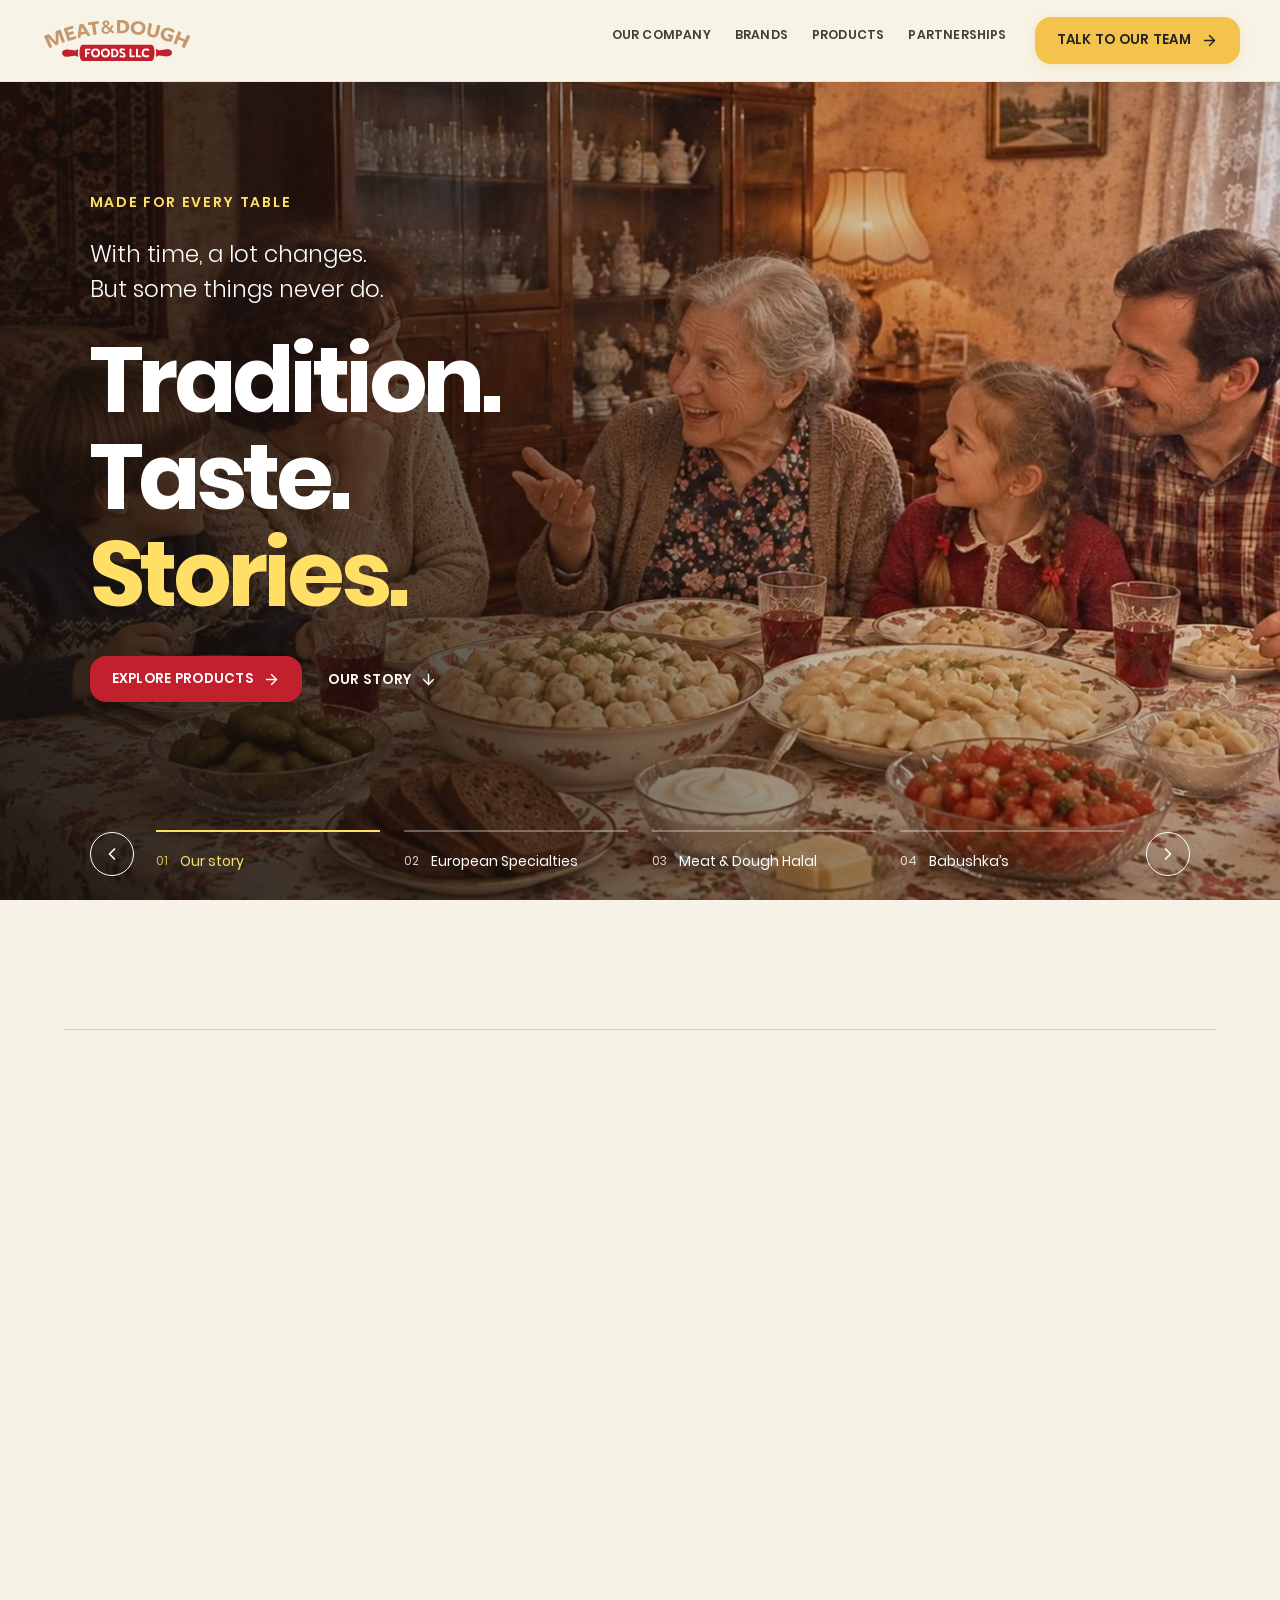
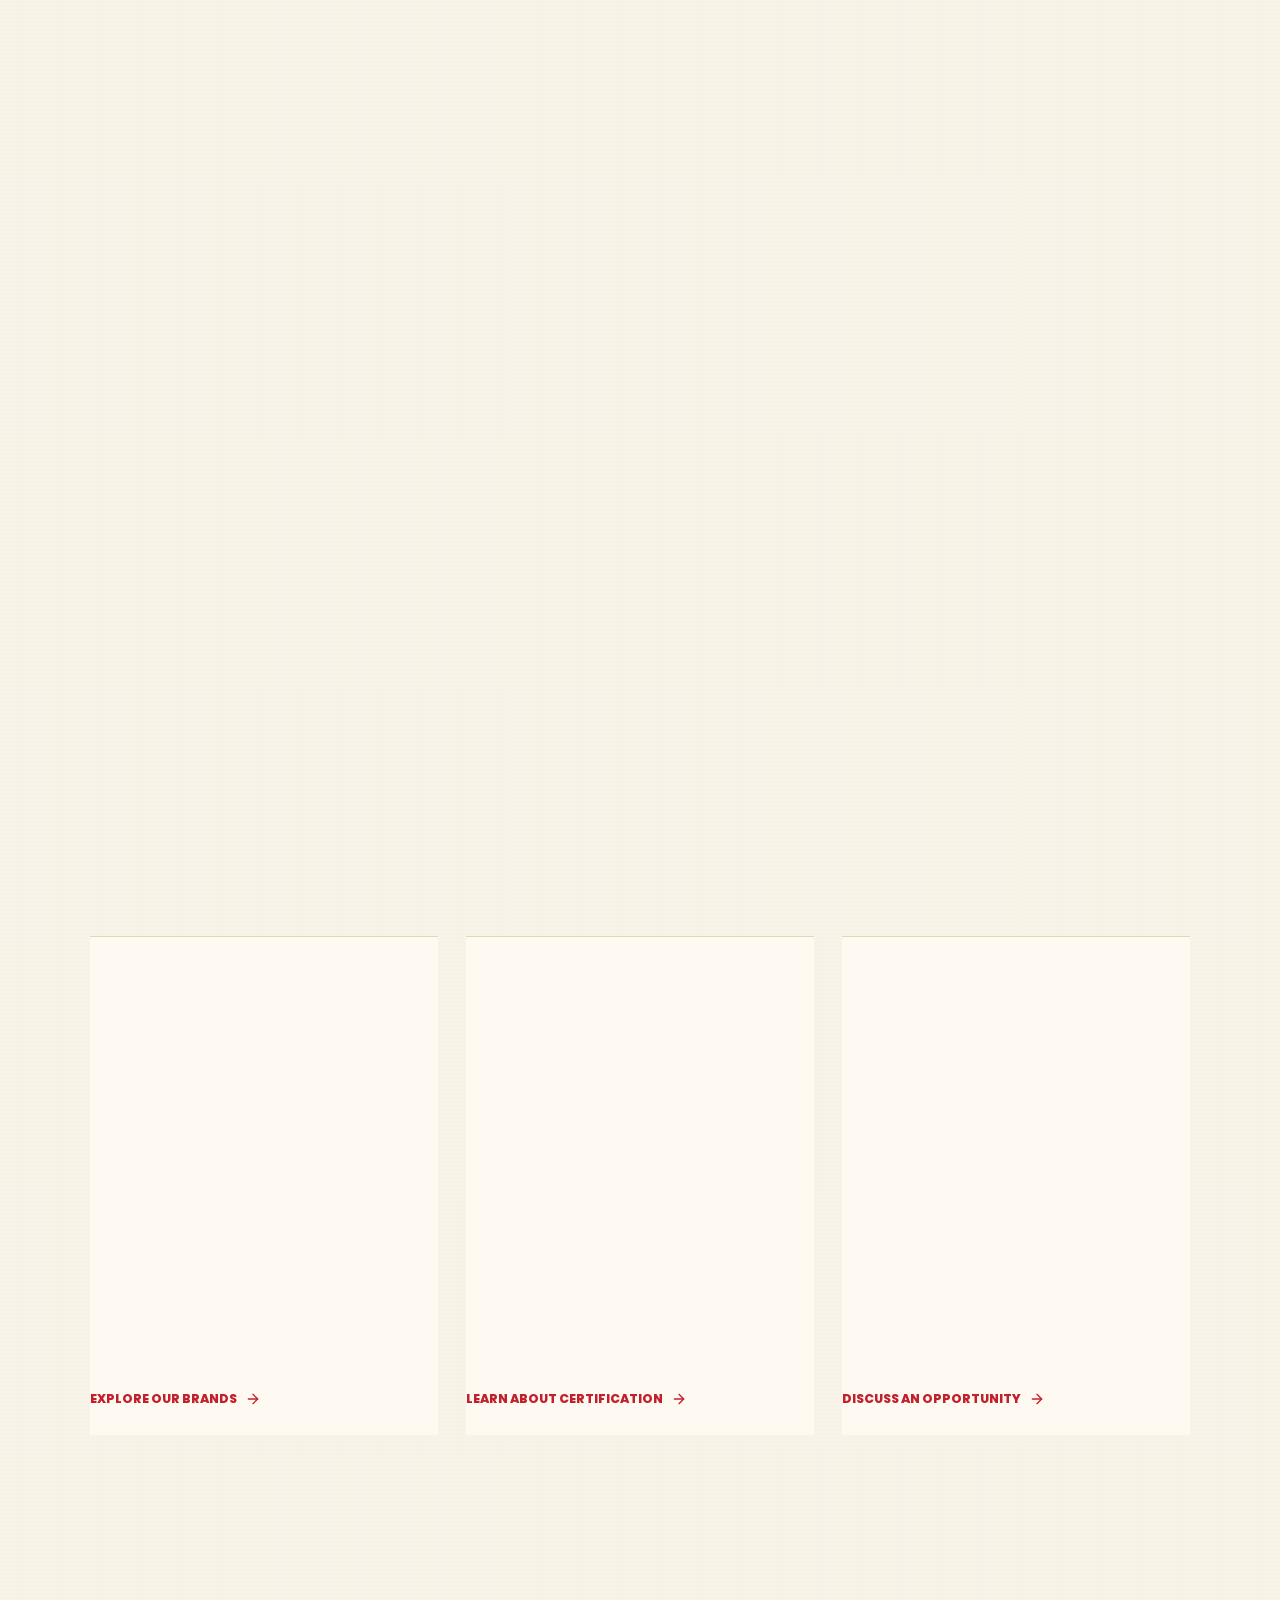
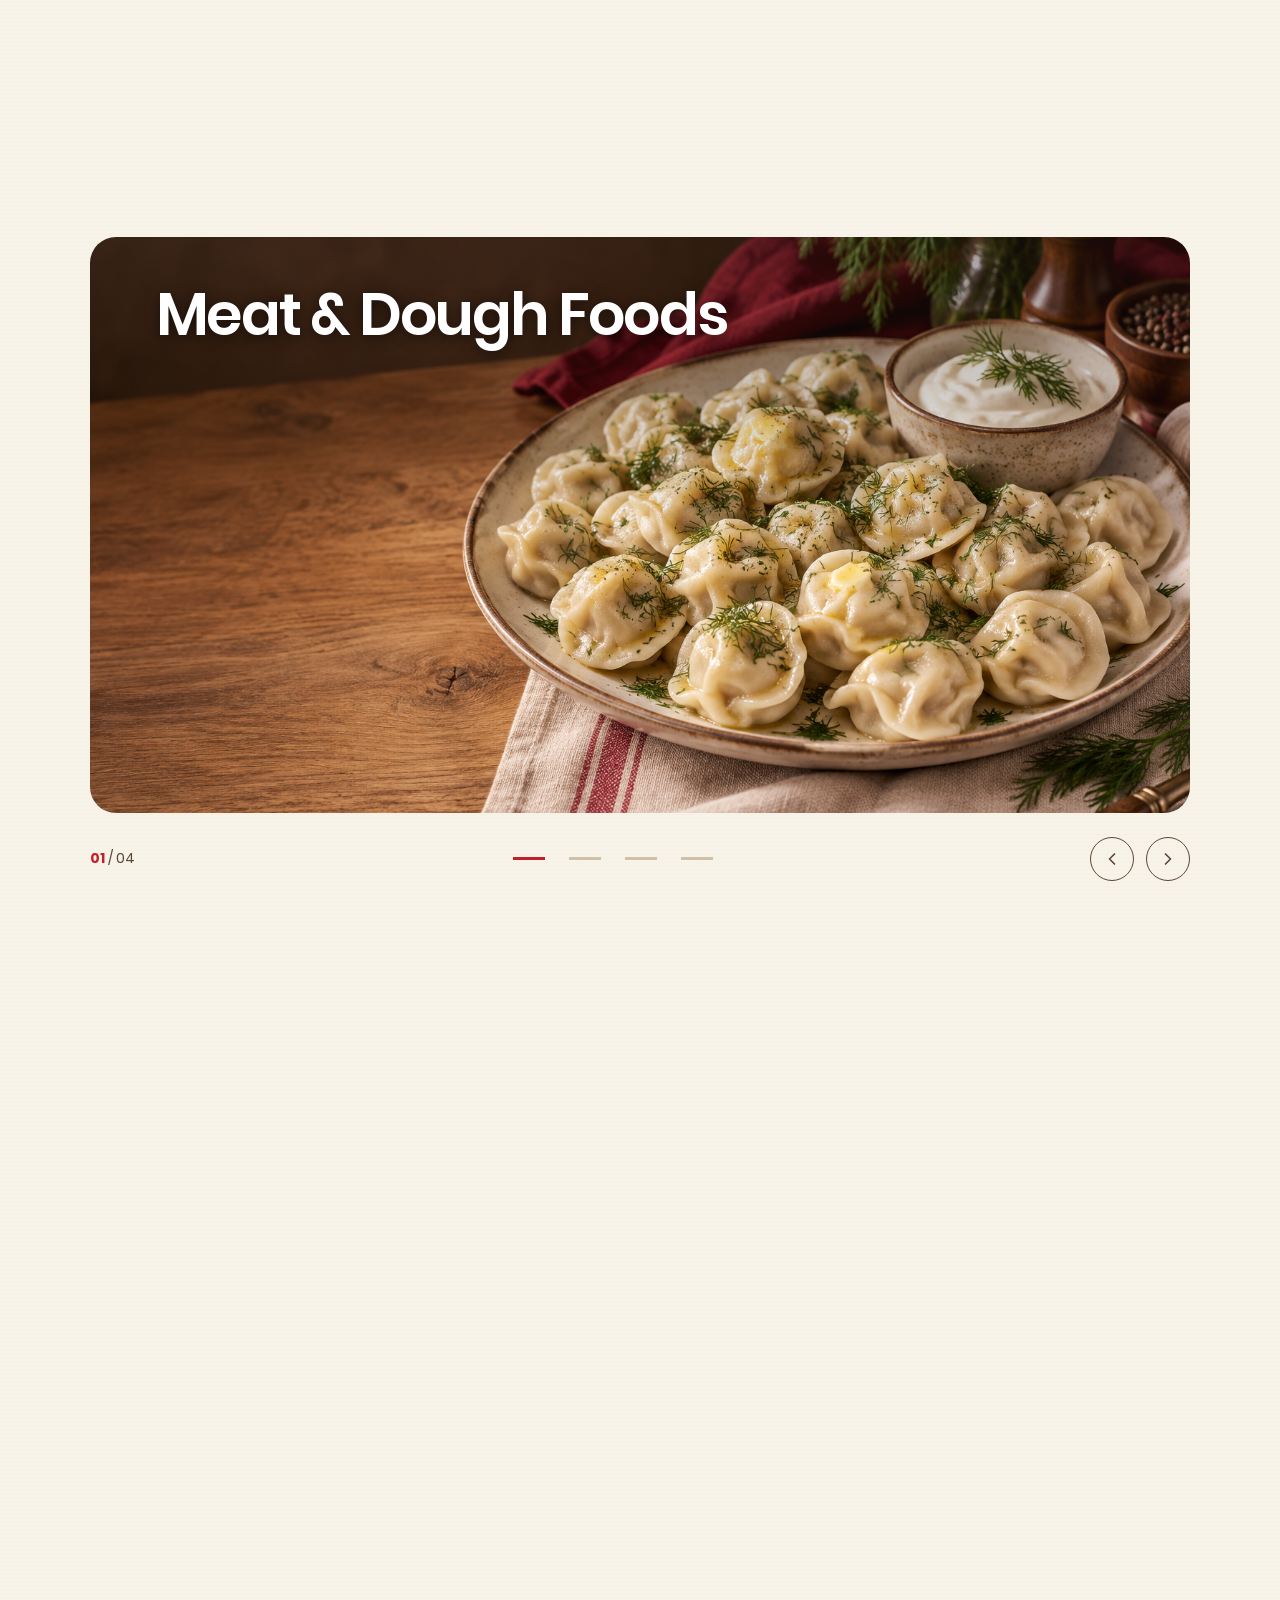
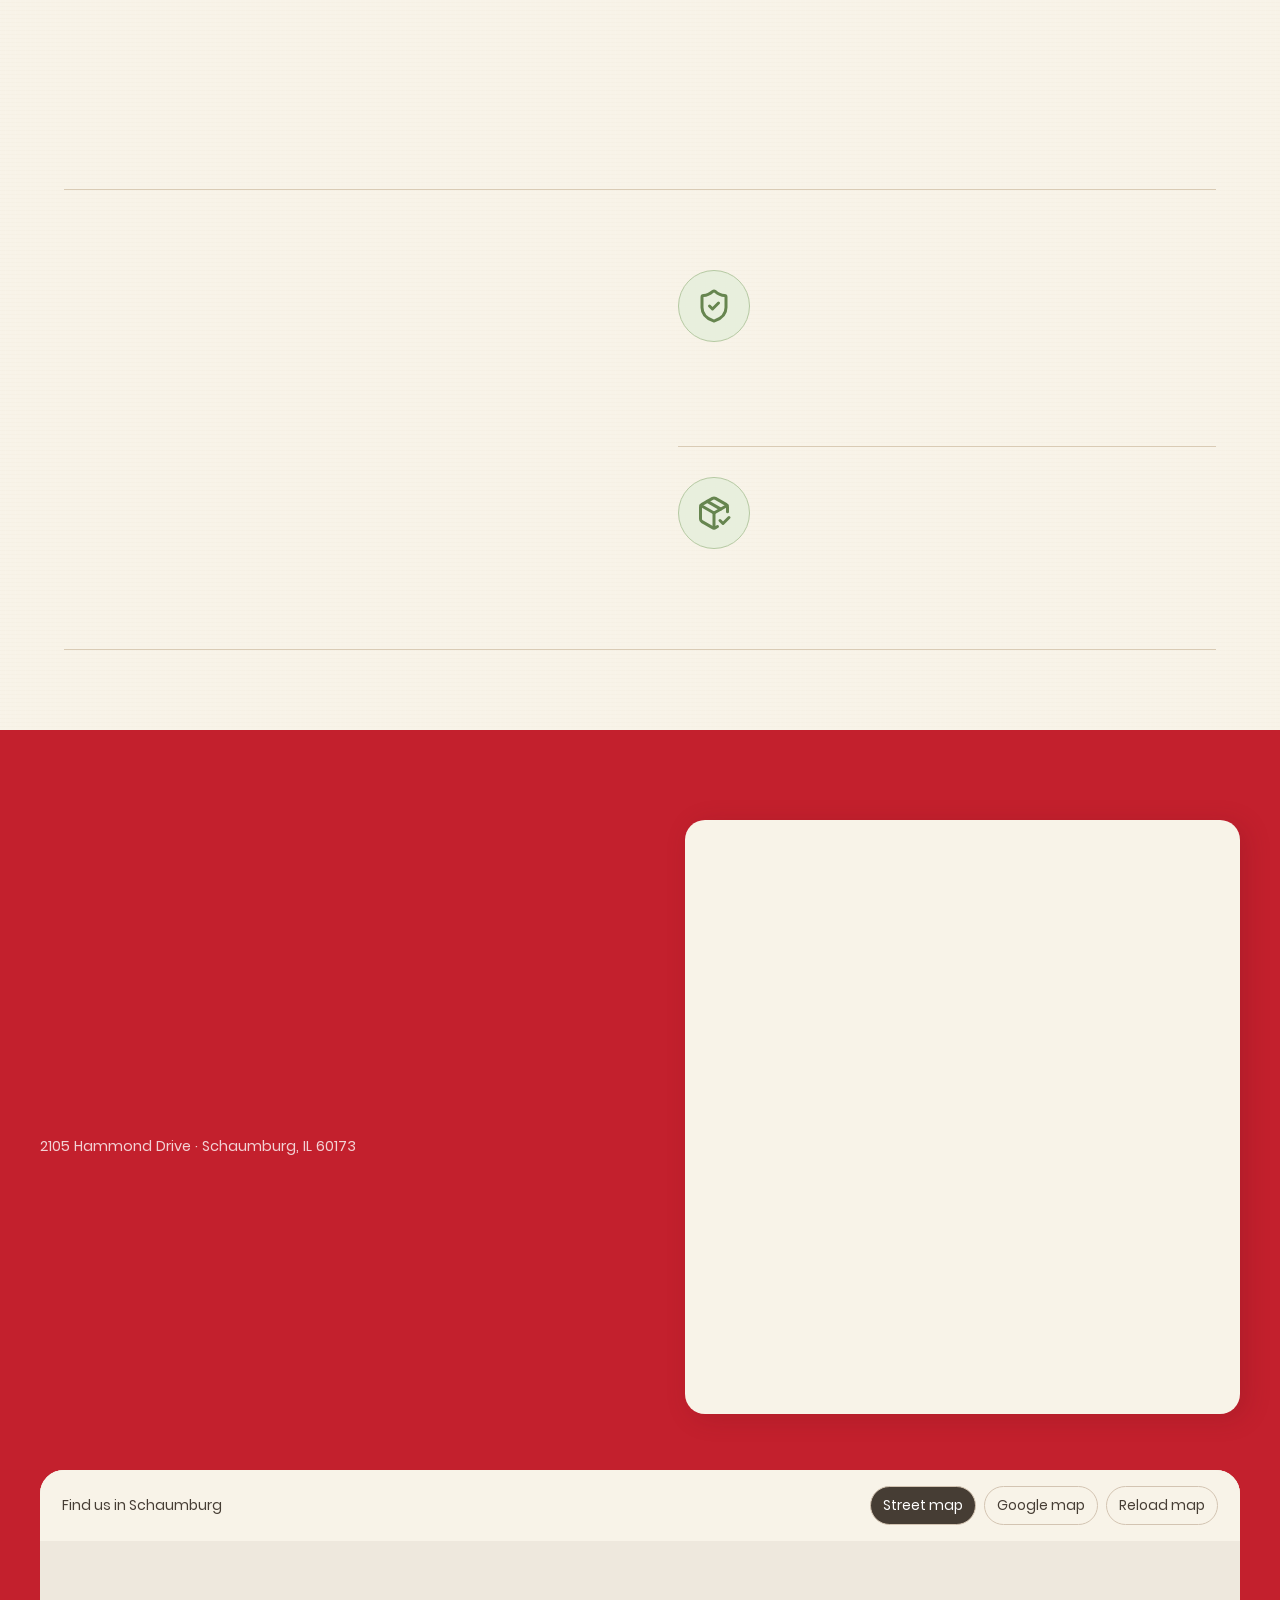
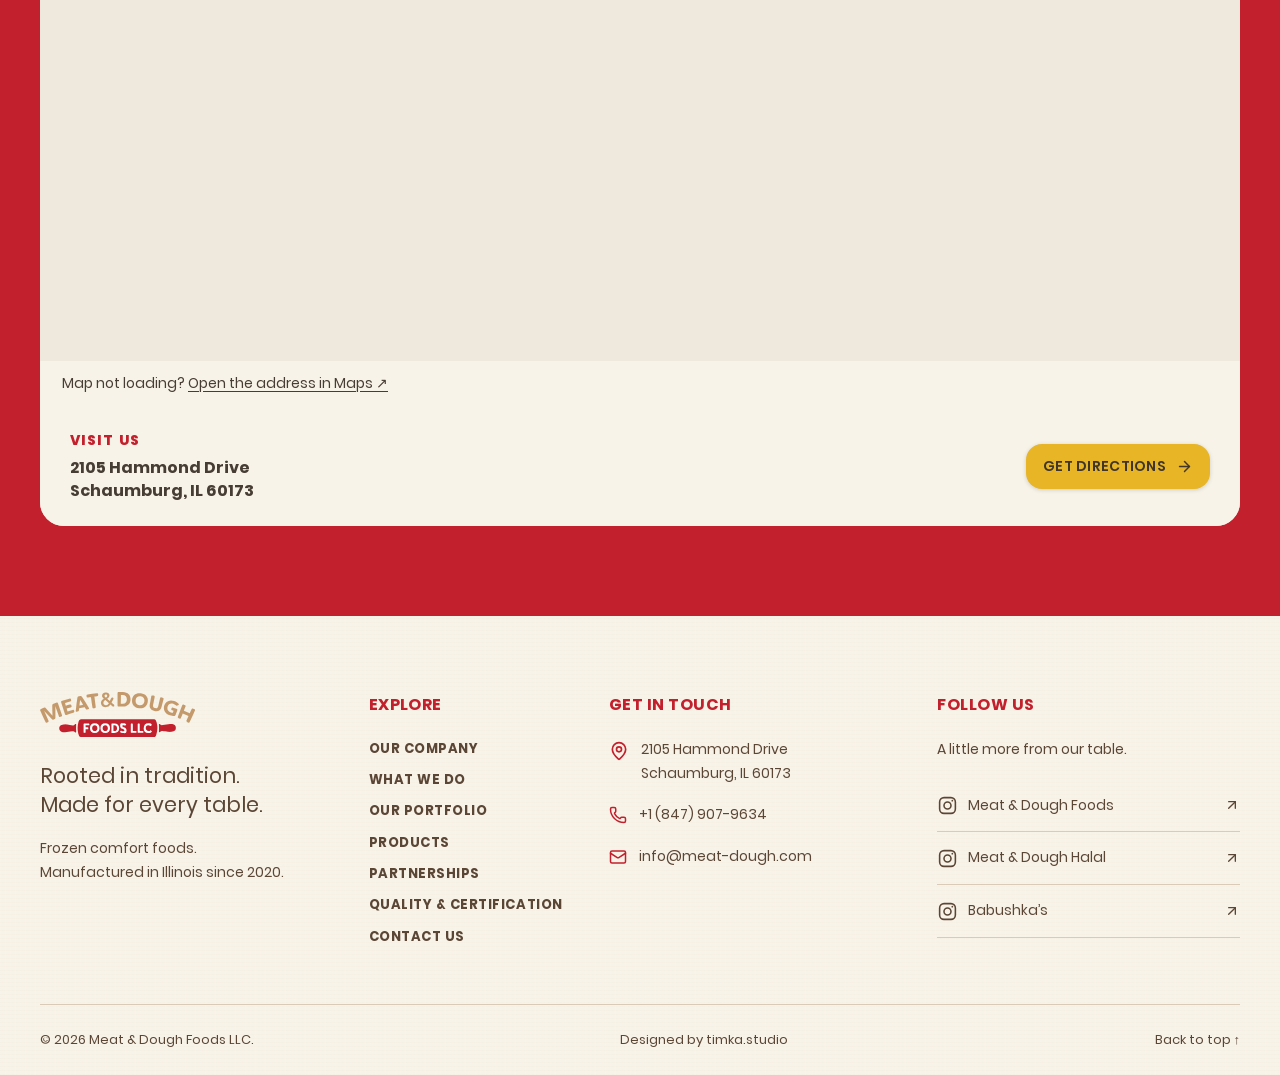
<file: index.html>
<!doctype html>
<html lang="en"><head><meta charset="utf-8"><meta name="viewport" content="width=device-width,initial-scale=1"><title>Frozen Food Manufacturer in Illinois | Meat &amp; Dough Foods</title><meta name="description" content="Illinois-made frozen comfort foods for families, retailers, distributors and foodservice operators."><meta name="theme-color" content="#c3202d"><link rel="icon" href="./favicon.svg" type="image/svg+xml"><link rel="stylesheet" href="./assets/client-DiutyRF0.css"><script defer src="./assets/client-D3bG5VxX.js"></script></head><body><div id="root" data-page="home"><link rel="preload" as="image" href="./mnd-llc-logo.svg"/><link rel="preload" as="image" href="./mnd-hero-v1-poster.jpg" fetchPriority="high"/><link rel="preload" as="image" href="./portfolio-es.png" fetchPriority="auto"/><link rel="preload" as="image" href="./portfolio-halal.png" fetchPriority="auto"/><link rel="preload" as="image" href="./babushka-chicken-pack.png" fetchPriority="auto"/><link rel="preload" as="image" href="./brand-plated-dumplings.jpg"/><a class="skip-link" href="#page-content">Skip to content</a><div id="page-content" tabindex="-1"><main><header class="site-header"><a class="logo-link" href="#top" aria-label="Meat &amp; Dough Foods home"><img src="./mnd-llc-logo.svg" alt="Meat &amp; Dough Foods LLC"/></a><nav aria-label="Primary navigation"><a href="#company">Our company</a><a href="#brands">Brands</a><a href="./products.html">Products</a><a href="#private-label">Partnerships</a></nav><a class="pill header-cta" href="#contact">Talk to our team <svg xmlns="http://www.w3.org/2000/svg" width="17" height="17" viewBox="0 0 24 24" fill="none" stroke="currentColor" stroke-width="2" stroke-linecap="round" stroke-linejoin="round" class="lucide lucide-arrow-right" aria-hidden="true"><path d="M5 12h14"></path><path d="m12 5 7 7-7 7"></path></svg></a><details class="mobile-menu"><summary aria-label="Open navigation"><span></span><span></span><span></span></summary><div><a href="#company">Our company</a><a href="#brands">Brands</a><a href="./products.html">Products</a><a href="#private-label">Partnerships</a><a href="#contact">Talk to our team</a></div></details></header><section class="traditions-hero hero-slider cozy-hero " id="top" aria-roledescription="carousel" aria-label="Our brands"><div class="hero-track" style="transform:translateX(-0%)"><div class="hero-panel hero-story" aria-hidden="false"><div class="traditions-backdrop" aria-hidden="true"><img src="./mnd-hero-v1-poster.jpg" alt="" fetchPriority="high"/><video muted="" loop="" playsInline="" preload="metadata" poster="./mnd-hero-v1-poster.jpg"><source src="./mnd-hero-v1.mp4" type="video/mp4"/></video></div><div class="traditions-copy"><p class="eyebrow">Made for every table</p><p class="traditions-intro">With time, a lot changes.<br/>But some things never do.</p><h1>Tradition.<!-- --> <br/>Taste.<!-- --> <br/><em>Stories.</em></h1><div class="hero-actions"><a class="pill pill-red" href="./products.html">Explore products <svg xmlns="http://www.w3.org/2000/svg" width="17" height="17" viewBox="0 0 24 24" fill="none" stroke="currentColor" stroke-width="2" stroke-linecap="round" stroke-linejoin="round" class="lucide lucide-arrow-right" aria-hidden="true"><path d="M5 12h14"></path><path d="m12 5 7 7-7 7"></path></svg></a><a class="text-link" href="#company">Our story <svg xmlns="http://www.w3.org/2000/svg" width="17" height="17" viewBox="0 0 24 24" fill="none" stroke="currentColor" stroke-width="2" stroke-linecap="round" stroke-linejoin="round" class="lucide lucide-arrow-down" aria-hidden="true"><path d="M12 5v14"></path><path d="m19 12-7 7-7-7"></path></svg></a></div></div></div><div class="hero-panel hero-es" aria-hidden="true" inert=""><div class="traditions-backdrop" aria-hidden="true"><img src="./portfolio-es.png" alt="" fetchPriority="auto"/></div><div class="traditions-copy"><p class="eyebrow">European Specialties</p><h1>Familiar flavors.<!-- --> <br/><em>New traditions.</em></h1><a class="pill pill-gold" href="./products.html#european-specialties">Explore European Specialties <svg xmlns="http://www.w3.org/2000/svg" width="17" height="17" viewBox="0 0 24 24" fill="none" stroke="currentColor" stroke-width="2" stroke-linecap="round" stroke-linejoin="round" class="lucide lucide-arrow-right" aria-hidden="true"><path d="M5 12h14"></path><path d="m12 5 7 7-7 7"></path></svg></a></div></div><div class="hero-panel hero-halal" aria-hidden="true" inert=""><div class="traditions-backdrop" aria-hidden="true"><img src="./portfolio-halal.png" alt="" fetchPriority="auto"/></div><div class="traditions-copy"><p class="eyebrow">Meat &amp; Dough Halal</p><h1>Made to share.<!-- --> <br/><em>Made halal.</em></h1><a class="pill pill-gold" href="./products.html#halal">Explore halal products <svg xmlns="http://www.w3.org/2000/svg" width="17" height="17" viewBox="0 0 24 24" fill="none" stroke="currentColor" stroke-width="2" stroke-linecap="round" stroke-linejoin="round" class="lucide lucide-arrow-right" aria-hidden="true"><path d="M5 12h14"></path><path d="m12 5 7 7-7 7"></path></svg></a></div></div><div class="hero-panel hero-babushka" aria-hidden="true" inert=""><div class="traditions-backdrop" aria-hidden="true"><img src="./babushka-chicken-pack.png" alt="" fetchPriority="auto"/><video muted="" loop="" playsInline="" preload="metadata" poster="./babushka-chicken-pack.png"><source src="./babushka-cooking.mp4" type="video/mp4"/></video></div><div class="traditions-copy"><h1 class="sr-only">Babushka’s — made with love</h1></div></div><div class="hero-panel hero-story" aria-hidden="true" inert=""><div class="traditions-backdrop" aria-hidden="true"><img src="./mnd-hero-v1-poster.jpg" alt="" fetchPriority="high"/><video muted="" loop="" playsInline="" preload="metadata" poster="./mnd-hero-v1-poster.jpg"><source src="./mnd-hero-v1.mp4" type="video/mp4"/></video></div><div class="traditions-copy"><p class="eyebrow">Made for every table</p><p class="traditions-intro">With time, a lot changes.<br/>But some things never do.</p><h1>Tradition.<!-- --> <br/>Taste.<!-- --> <br/><em>Stories.</em></h1><div class="hero-actions"><a class="pill pill-red" href="./products.html">Explore products <svg xmlns="http://www.w3.org/2000/svg" width="17" height="17" viewBox="0 0 24 24" fill="none" stroke="currentColor" stroke-width="2" stroke-linecap="round" stroke-linejoin="round" class="lucide lucide-arrow-right" aria-hidden="true"><path d="M5 12h14"></path><path d="m12 5 7 7-7 7"></path></svg></a><a class="text-link" href="#company">Our story <svg xmlns="http://www.w3.org/2000/svg" width="17" height="17" viewBox="0 0 24 24" fill="none" stroke="currentColor" stroke-width="2" stroke-linecap="round" stroke-linejoin="round" class="lucide lucide-arrow-down" aria-hidden="true"><path d="M12 5v14"></path><path d="m19 12-7 7-7-7"></path></svg></a></div></div></div></div><div class="hero-slide-controls"><button type="button" class="carousel-arrow" aria-label="Previous hero slide"><svg xmlns="http://www.w3.org/2000/svg" width="24" height="24" viewBox="0 0 24 24" fill="none" stroke="currentColor" stroke-width="2" stroke-linecap="round" stroke-linejoin="round" class="lucide lucide-chevron-left" aria-hidden="true"><path d="m15 18-6-6 6-6"></path></svg></button><div class="hero-tabs"><button type="button" aria-label="Show hero slide 1: Our story" aria-pressed="true"><span>01</span><span class="hero-tab-name">Our story</span></button><button type="button" aria-label="Show hero slide 2: European Specialties" aria-pressed="false"><span>02</span><span class="hero-tab-name">European Specialties</span></button><button type="button" aria-label="Show hero slide 3: Meat &amp; Dough Halal" aria-pressed="false"><span>03</span><span class="hero-tab-name">Meat &amp; Dough Halal</span></button><button type="button" aria-label="Show hero slide 4: Babushka’s" aria-pressed="false"><span>04</span><span class="hero-tab-name">Babushka’s</span></button></div><button type="button" class="carousel-arrow" aria-label="Next hero slide"><svg xmlns="http://www.w3.org/2000/svg" width="24" height="24" viewBox="0 0 24 24" fill="none" stroke="currentColor" stroke-width="2" stroke-linecap="round" stroke-linejoin="round" class="lucide lucide-chevron-right" aria-hidden="true"><path d="m9 18 6-6-6-6"></path></svg></button></div></section><section class="company-facts" aria-label="Company highlights"><div class="company-fact"><svg xmlns="http://www.w3.org/2000/svg" width="24" height="24" viewBox="0 0 24 24" fill="none" stroke="currentColor" stroke-width="2" stroke-linecap="round" stroke-linejoin="round" class="lucide lucide-calendar-days" aria-hidden="true"><path d="M8 2v3"></path><path d="M16 2v3"></path><rect x="3" y="3" width="18" height="18" rx="2"></rect><path d="M3 9h18"></path><path d="M8 13h.01"></path><path d="M12 13h.01"></path><path d="M16 13h.01"></path><path d="M8 17h.01"></path><path d="M12 17h.01"></path><path d="M16 17h.01"></path></svg><div><strong>Since 2020</strong><span>Built on family tradition</span></div></div><div class="company-fact"><svg xmlns="http://www.w3.org/2000/svg" width="24" height="24" viewBox="0 0 24 24" fill="none" stroke="currentColor" stroke-width="2" stroke-linecap="round" stroke-linejoin="round" class="lucide lucide-map-pin" aria-hidden="true"><path d="M20 10c0 4.993-5.539 10.193-7.399 11.799a1 1 0 0 1-1.202 0C9.539 20.193 4 14.993 4 10a8 8 0 0 1 16 0"></path><circle cx="12" cy="10" r="3"></circle></svg><div><strong>Illinois made</strong><span>Schaumburg, our home</span></div></div><div class="company-fact"><svg xmlns="http://www.w3.org/2000/svg" width="24" height="24" viewBox="0 0 24 24" fill="none" stroke="currentColor" stroke-width="2" stroke-linecap="round" stroke-linejoin="round" class="lucide lucide-package-check" aria-hidden="true"><path d="M12 22V12"></path><path d="m16 17 2 2 4-4"></path><path d="M21 11.127V8a2 2 0 0 0-1-1.73l-7-4a2 2 0 0 0-2 0l-7 4A2 2 0 0 0 3 8v8a2 2 0 0 0 1 1.729l7 4a2 2 0 0 0 2 .001l1.32-.753"></path><path d="M3.29 7 12 12l8.71-5"></path><path d="m7.5 4.27 8.997 5.148"></path></svg><div><strong>Retail &amp; 20 lb</strong><span>From home to foodservice</span></div></div><div class="company-fact"><svg xmlns="http://www.w3.org/2000/svg" width="24" height="24" viewBox="0 0 24 24" fill="none" stroke="currentColor" stroke-width="2" stroke-linecap="round" stroke-linejoin="round" class="lucide lucide-layers" aria-hidden="true"><path d="M12.83 2.18a2 2 0 0 0-1.66 0L2.6 6.08a1 1 0 0 0 0 1.83l8.58 3.91a2 2 0 0 0 1.66 0l8.58-3.9a1 1 0 0 0 0-1.83z"></path><path d="M2 12a1 1 0 0 0 .58.91l8.6 3.91a2 2 0 0 0 1.65 0l8.58-3.9A1 1 0 0 0 22 12"></path><path d="M2 17a1 1 0 0 0 .58.91l8.6 3.91a2 2 0 0 0 1.65 0l8.58-3.9A1 1 0 0 0 22 17"></path></svg><div><strong>Four brands</strong><span>A place at every table</span></div></div></section><section class="intro section" id="company"><div><p class="eyebrow">Our company</p><h2>Made in Illinois.<br/>Built for markets across America.</h2></div><div class="intro-copy"><p>Since 2020, Meat &amp; Dough Foods LLC has manufactured frozen Eastern European-style comfort foods in Schaumburg, Illinois. Our portfolio brings together distinct brands, retail and foodservice formats, HMS Zabiha Halal-certified products and private-label manufacturing capability.</p><p>We serve distributors, retailers, foodservice operators and private-label partners across Chicagoland and throughout the United States. Every program is supported by practical product knowledge, clear communication and dependable domestic manufacturing.</p><a class="text-link" href="#contact">Start a conversation <svg xmlns="http://www.w3.org/2000/svg" width="17" height="17" viewBox="0 0 24 24" fill="none" stroke="currentColor" stroke-width="2" stroke-linecap="round" stroke-linejoin="round" class="lucide lucide-arrow-right" aria-hidden="true"><path d="M5 12h14"></path><path d="m12 5 7 7-7 7"></path></svg></a></div></section><figure class="company-video-banner"><video src="./company-video.mp4" muted="" loop="" playsInline="" preload="metadata" aria-label="Meat &amp; Dough company video"></video></figure><section class="capabilities section" id="capabilities"><div class="section-heading"><p class="eyebrow">What we do</p><h2>Built to serve more than<br/>one kind of customer.</h2></div><div class="capability-grid"><article class="capability-card"><div class="card-top"><svg xmlns="http://www.w3.org/2000/svg" width="26" height="26" viewBox="0 0 24 24" fill="none" stroke="currentColor" stroke-width="1.8" stroke-linecap="round" stroke-linejoin="round" class="lucide lucide-store" aria-hidden="true"><path d="M15 21v-5a1 1 0 0 0-1-1h-4a1 1 0 0 0-1 1v5"></path><path d="M17.774 10.31a1.12 1.12 0 0 0-1.549 0 2.5 2.5 0 0 1-3.451 0 1.12 1.12 0 0 0-1.548 0 2.5 2.5 0 0 1-3.452 0 1.12 1.12 0 0 0-1.549 0 2.5 2.5 0 0 1-3.77-3.248l2.889-4.184A2 2 0 0 1 7 2h10a2 2 0 0 1 1.653.873l2.895 4.192a2.5 2.5 0 0 1-3.774 3.244"></path><path d="M4 10.95V19a2 2 0 0 0 2 2h12a2 2 0 0 0 2-2v-8.05"></path></svg><span>01</span></div><div class="capability-image"><img src="./babushka-chicken-pack.png" alt="Babushka’s chicken pelmeni retail pack" loading="lazy"/></div><h3>Retail</h3><p>Distinct consumer brands created for the shoppers, traditions and occasions they serve.</p><a href="#brands">Explore our brands<!-- --> <svg xmlns="http://www.w3.org/2000/svg" width="16" height="16" viewBox="0 0 24 24" fill="none" stroke="currentColor" stroke-width="2" stroke-linecap="round" stroke-linejoin="round" class="lucide lucide-arrow-right" aria-hidden="true"><path d="M5 12h14"></path><path d="m12 5 7 7-7 7"></path></svg></a></article><article class="capability-card"><div class="card-top"><svg xmlns="http://www.w3.org/2000/svg" width="26" height="26" viewBox="0 0 24 24" fill="none" stroke="currentColor" stroke-width="1.8" stroke-linecap="round" stroke-linejoin="round" class="lucide lucide-shield-check" aria-hidden="true"><path d="M20 13c0 5-3.5 7.5-7.66 8.95a1 1 0 0 1-.67-.01C7.5 20.5 4 18 4 13V6a1 1 0 0 1 1-1c2 0 4.5-1.2 6.24-2.72a1.17 1.17 0 0 1 1.52 0C14.51 3.81 17 5 19 5a1 1 0 0 1 1 1z"></path><path d="m9 12 2 2 4-4"></path></svg><span>02</span></div><div class="capability-image"><img src="./brand-halal-apron.jpg" alt="Meat &amp; Dough Halal branded apron" loading="lazy"/></div><h3>Certified halal</h3><p>Approved products and programs manufactured under HMS Zabiha Halal certification.</p><a href="#quality">Learn about certification<!-- --> <svg xmlns="http://www.w3.org/2000/svg" width="16" height="16" viewBox="0 0 24 24" fill="none" stroke="currentColor" stroke-width="2" stroke-linecap="round" stroke-linejoin="round" class="lucide lucide-arrow-right" aria-hidden="true"><path d="M5 12h14"></path><path d="m12 5 7 7-7 7"></path></svg></a></article><article class="capability-card"><div class="card-top"><svg xmlns="http://www.w3.org/2000/svg" width="26" height="26" viewBox="0 0 24 24" fill="none" stroke="currentColor" stroke-width="1.8" stroke-linecap="round" stroke-linejoin="round" class="lucide lucide-factory" aria-hidden="true"><path d="M12 16h.01"></path><path d="M16 16h.01"></path><path d="M3 19a2 2 0 0 0 2 2h14a2 2 0 0 0 2-2V8.5a.5.5 0 0 0-.769-.422l-4.462 2.844A.5.5 0 0 1 15 10.5v-2a.5.5 0 0 0-.769-.422L9.77 10.922A.5.5 0 0 1 9 10.5V5a2 2 0 0 0-2-2H5a2 2 0 0 0-2 2z"></path><path d="M8 16h.01"></path></svg><span>03</span></div><div class="capability-image"><img src="./mnd-partner-flag-wide.png" alt="Meat &amp; Dough Foods partner flag" loading="lazy"/></div><h3>Partner programs</h3><p>Practical manufacturing coordination for select retail, foodservice and partner-owned opportunities.</p><a href="#private-label">Discuss an opportunity<!-- --> <svg xmlns="http://www.w3.org/2000/svg" width="16" height="16" viewBox="0 0 24 24" fill="none" stroke="currentColor" stroke-width="2" stroke-linecap="round" stroke-linejoin="round" class="lucide lucide-arrow-right" aria-hidden="true"><path d="M5 12h14"></path><path d="m12 5 7 7-7 7"></path></svg></a></article></div></section><section class="brands section" id="brands"><div class="section-heading split"><div><p class="eyebrow">Our portfolio</p><h2>Distinct brands.<br/>Clear routes to market.</h2></div><p>Four distinct brands give buyers clear ways to serve mainstream, halal, heritage and cross-cultural markets.</p></div><div class="portfolio-carousel" aria-label="Brand portfolio" aria-roledescription="carousel"><div class="portfolio-window"><a class="portfolio-slide" href="./products.html#meat-and-dough" aria-label="Explore Meat &amp; Dough Foods"><img src="./portfolio-mnd.png" alt="Meat &amp; Dough Foods — illustrative serving presentation" loading="lazy"/><span class="portfolio-caption">Meat &amp; Dough Foods</span></a><a class="portfolio-slide" href="./products.html#halal" hidden="" aria-label="Explore Meat &amp; Dough Halal"><img src="./portfolio-halal.png" alt="Meat &amp; Dough Halal — illustrative serving presentation" loading="lazy"/><span class="portfolio-caption">Meat &amp; Dough Halal</span></a><a class="portfolio-slide" href="./products.html#european-specialties" hidden="" aria-label="Explore European Specialties"><img src="./portfolio-es.png" alt="European Specialties — illustrative serving presentation" loading="lazy"/><span class="portfolio-caption">European Specialties</span></a><a class="portfolio-slide" href="./products.html#babushkas" hidden="" aria-label="Explore Babushka’s"><img src="./babushka-vareniki.png" alt="Babushka’s — illustrative serving presentation" loading="lazy"/><span class="portfolio-caption">Babushka’s</span></a></div><div class="portfolio-controls"><p><span>01</span> / 04</p><div class="portfolio-dots"><button type="button" aria-label="Show Meat &amp; Dough Foods" aria-pressed="true"></button><button type="button" aria-label="Show Meat &amp; Dough Halal" aria-pressed="false"></button><button type="button" aria-label="Show European Specialties" aria-pressed="false"></button><button type="button" aria-label="Show Babushka’s" aria-pressed="false"></button></div><div class="portfolio-arrows"><button type="button" class="carousel-arrow" aria-label="Previous brand"><svg xmlns="http://www.w3.org/2000/svg" width="24" height="24" viewBox="0 0 24 24" fill="none" stroke="currentColor" stroke-width="2" stroke-linecap="round" stroke-linejoin="round" class="lucide lucide-chevron-left" aria-hidden="true"><path d="m15 18-6-6 6-6"></path></svg></button><button type="button" class="carousel-arrow" aria-label="Next brand"><svg xmlns="http://www.w3.org/2000/svg" width="24" height="24" viewBox="0 0 24 24" fill="none" stroke="currentColor" stroke-width="2" stroke-linecap="round" stroke-linejoin="round" class="lucide lucide-chevron-right" aria-hidden="true"><path d="m9 18 6-6-6-6"></path></svg></button></div></div></div></section><section class="private section" id="private-label"><div class="private-image"><img src="./brand-plated-dumplings.jpg" alt="Prepared dumplings presented for serving"/></div><div class="private-copy"><p class="eyebrow">Partner programs</p><h2>Rooted in product knowledge.<br/>Built for partnership.</h2><p>We work with distributors, retailers and store groups to evaluate and develop private-label opportunities. We begin with the practical questions: who you serve, what format you need and how the product will be distributed.</p><ul><li><svg xmlns="http://www.w3.org/2000/svg" width="18" height="18" viewBox="0 0 24 24" fill="none" stroke="currentColor" stroke-width="2" stroke-linecap="round" stroke-linejoin="round" class="lucide lucide-check" aria-hidden="true"><path d="M20 6 9 17l-5-5"></path></svg> Product and format planning</li><li><svg xmlns="http://www.w3.org/2000/svg" width="18" height="18" viewBox="0 0 24 24" fill="none" stroke="currentColor" stroke-width="2" stroke-linecap="round" stroke-linejoin="round" class="lucide lucide-check" aria-hidden="true"><path d="M20 6 9 17l-5-5"></path></svg> Filling and assortment selection</li><li><svg xmlns="http://www.w3.org/2000/svg" width="18" height="18" viewBox="0 0 24 24" fill="none" stroke="currentColor" stroke-width="2" stroke-linecap="round" stroke-linejoin="round" class="lucide lucide-check" aria-hidden="true"><path d="M20 6 9 17l-5-5"></path></svg> Packaging and case-pack coordination</li><li><svg xmlns="http://www.w3.org/2000/svg" width="18" height="18" viewBox="0 0 24 24" fill="none" stroke="currentColor" stroke-width="2" stroke-linecap="round" stroke-linejoin="round" class="lucide lucide-check" aria-hidden="true"><path d="M20 6 9 17l-5-5"></path></svg> Halal options where applicable</li></ul><a class="pill pill-red" href="#contact">Discuss an opportunity <svg xmlns="http://www.w3.org/2000/svg" width="17" height="17" viewBox="0 0 24 24" fill="none" stroke="currentColor" stroke-width="2" stroke-linecap="round" stroke-linejoin="round" class="lucide lucide-arrow-right" aria-hidden="true"><path d="M5 12h14"></path><path d="m12 5 7 7-7 7"></path></svg></a></div></section><section class="quality section quality-editorial" id="quality"><div class="quality-heading"><p class="eyebrow">Quality &amp; certification</p><h2>Confidence in<br/><em>every detail.</em></h2><a href="#contact" class="text-link">Request current documentation <svg xmlns="http://www.w3.org/2000/svg" width="17" height="17" viewBox="0 0 24 24" fill="none" stroke="currentColor" stroke-width="2" stroke-linecap="round" stroke-linejoin="round" class="lucide lucide-arrow-right" aria-hidden="true"><path d="M5 12h14"></path><path d="m12 5 7 7-7 7"></path></svg></a></div><div class="quality-details"><article><span class="quality-symbol"><svg xmlns="http://www.w3.org/2000/svg" width="36" height="36" viewBox="0 0 24 24" fill="none" stroke="currentColor" stroke-width="2" stroke-linecap="round" stroke-linejoin="round" class="lucide lucide-shield-check" aria-hidden="true"><path d="M20 13c0 5-3.5 7.5-7.66 8.95a1 1 0 0 1-.67-.01C7.5 20.5 4 18 4 13V6a1 1 0 0 1 1-1c2 0 4.5-1.2 6.24-2.72a1.17 1.17 0 0 1 1.52 0C14.51 3.81 17 5 19 5a1 1 0 0 1 1 1z"></path><path d="m9 12 2 2 4-4"></path></svg></span><div><h3>HMS Zabiha Halal</h3><p>Applicable Meat &amp; Dough Halal products are manufactured under HMS Zabiha Halal certification. Certification applies only to approved products and programs.</p></div></article><article><span class="quality-symbol"><svg xmlns="http://www.w3.org/2000/svg" width="36" height="36" viewBox="0 0 24 24" fill="none" stroke="currentColor" stroke-width="2" stroke-linecap="round" stroke-linejoin="round" class="lucide lucide-package-check" aria-hidden="true"><path d="M12 22V12"></path><path d="m16 17 2 2 4-4"></path><path d="M21 11.127V8a2 2 0 0 0-1-1.73l-7-4a2 2 0 0 0-2 0l-7 4A2 2 0 0 0 3 8v8a2 2 0 0 0 1 1.729l7 4a2 2 0 0 0 2 .001l1.32-.753"></path><path d="M3.29 7 12 12l8.71-5"></path><path d="m7.5 4.27 8.997 5.148"></path></svg></span><div><h3>Clear product information</h3><p>Our team can confirm current ingredients, formats, pack sizes and specifications for your market.</p></div></article></div></section><section class="contact" id="contact"><div class="contact-intro"><p class="eyebrow light">Let’s work together</p><h2>Let’s talk about<br/>what you need.</h2><p>Tell us about your market, customers and preferred format. We will connect you with the right person and confirm the current options.</p><div class="direct-contact"><a href="mailto:info@meat-dough.com">info@meat-dough.com</a><a href="tel:+18479079634">+1 (847) 907-9634</a><address>2105 Hammond Drive · Schaumburg, IL 60173</address></div></div><form class="contact-form"><div class="form-row"><label><span>Name *</span><input autoComplete="name" required="" maxLength="120" placeholder="Your name" name="name"/></label><label><span>Company *</span><input autoComplete="organization" required="" maxLength="160" placeholder="Company name" name="company"/></label></div><div class="form-row"><label><span>Business email *</span><input type="email" autoComplete="email" required="" maxLength="200" placeholder="you@company.com" name="email"/></label><label><span>Phone</span><input type="tel" autoComplete="tel" maxLength="60" placeholder="(000) 000-0000" name="phone"/></label></div><label><span>Inquiry type *</span><select name="inquiry" required=""><option value="" disabled="" selected="">Select one</option><option>Retail and category buying</option><option>Distribution</option><option>Foodservice and bulk</option><option>Private label</option><option>Halal product information</option><option>Product specifications</option><option>General inquiry</option></select></label><label><span>Message *</span><textarea name="message" required="" maxLength="4000" rows="5" placeholder="Tell us about your market, products, format and estimated volume."></textarea></label><label class="form-trap" aria-hidden="true">Leave this empty<input tabindex="-1" autoComplete="off" name="website"/></label><div class="form-submit"><button class="pill pill-gold" type="submit">Send inquiry →</button><small role="status" aria-live="polite">Send your inquiry directly to our team.</small></div><noscript>Please email <a href="mailto:info@meat-dough.com">info@meat-dough.com</a> or call +1 (847) 907-9634 to contact our team.</noscript></form><div class="location-card"><div class="location-map"><div class="map-toolbar"><span>Find us in Schaumburg</span><div><button type="button" aria-pressed="true">Street map</button><button type="button" aria-pressed="false">Google map</button><button type="button">Reload map</button></div></div><iframe title="Map: Meat &amp; Dough Foods, 2105 Hammond Drive, Schaumburg, Illinois" src="https://www.openstreetmap.org/export/embed.html?bbox=-88.071%2C42.061%2C-88.050%2C42.072&amp;layer=mapnik&amp;marker=42.0667025%2C-88.060734" loading="eager" referrerPolicy="no-referrer-when-downgrade"></iframe><p class="map-alternative">Map not loading? <a href="https://www.google.com/maps/search/?api=1&amp;query=2105+Hammond+Drive+Schaumburg+IL+60173" target="_blank" rel="noopener noreferrer">Open the address in Maps ↗</a></p></div><div class="location-meta"><div><span>Visit us</span><strong>2105 Hammond Drive<br/>Schaumburg, IL 60173</strong></div><a class="pill pill-gold" href="https://www.google.com/maps/dir/?api=1&amp;destination=2105%20Hammond%20Drive%2C%20Schaumburg%2C%20IL%2060173" target="_blank" rel="noreferrer">Get directions <svg xmlns="http://www.w3.org/2000/svg" width="17" height="17" viewBox="0 0 24 24" fill="none" stroke="currentColor" stroke-width="2" stroke-linecap="round" stroke-linejoin="round" class="lucide lucide-arrow-right" aria-hidden="true"><path d="M5 12h14"></path><path d="m12 5 7 7-7 7"></path></svg></a></div></div></section><footer class="rich-footer"><div class="footer-columns"><div class="footer-about"><a href="./index.html" aria-label="Meat &amp; Dough Foods home"><img src="./mnd-llc-logo.svg" alt="Meat &amp; Dough Foods LLC"/></a><p>Rooted in tradition.<br/>Made for every table.</p><span>Frozen comfort foods.<br/>Manufactured in Illinois since 2020.</span></div><div><h2>Explore</h2><nav aria-label="Footer navigation"><a href="./index.html#company">Our company</a><a href="./index.html#capabilities">What we do</a><a href="./index.html#brands">Our portfolio</a><a href="./products.html">Products</a><a href="./index.html#private-label">Partnerships</a><a href="./index.html#quality">Quality &amp; certification</a><a href="./index.html#contact">Contact us</a></nav></div><div class="footer-contact"><h2>Get in touch</h2><a href="https://www.google.com/maps/search/?api=1&amp;query=2105+Hammond+Drive+Schaumburg+IL+60173" target="_blank" rel="noopener noreferrer"><svg xmlns="http://www.w3.org/2000/svg" width="20" height="20" viewBox="0 0 24 24" fill="none" stroke="currentColor" stroke-width="2" stroke-linecap="round" stroke-linejoin="round" class="lucide lucide-map-pin" aria-hidden="true"><path d="M20 10c0 4.993-5.539 10.193-7.399 11.799a1 1 0 0 1-1.202 0C9.539 20.193 4 14.993 4 10a8 8 0 0 1 16 0"></path><circle cx="12" cy="10" r="3"></circle></svg><address>2105 Hammond Drive<br/>Schaumburg, IL 60173</address></a><a href="tel:+18479079634"><svg xmlns="http://www.w3.org/2000/svg" width="18" height="18" viewBox="0 0 24 24" fill="none" stroke="currentColor" stroke-width="2" stroke-linecap="round" stroke-linejoin="round" class="lucide lucide-phone" aria-hidden="true"><path d="M13.832 16.568a1 1 0 0 0 1.213-.303l.355-.465A2 2 0 0 1 17 15h3a2 2 0 0 1 2 2v3a2 2 0 0 1-2 2A18 18 0 0 1 2 4a2 2 0 0 1 2-2h3a2 2 0 0 1 2 2v3a2 2 0 0 1-.8 1.6l-.468.351a1 1 0 0 0-.292 1.233 14 14 0 0 0 6.392 6.384"></path></svg>+1 (847) 907-9634</a><a href="mailto:info@meat-dough.com"><svg xmlns="http://www.w3.org/2000/svg" width="18" height="18" viewBox="0 0 24 24" fill="none" stroke="currentColor" stroke-width="2" stroke-linecap="round" stroke-linejoin="round" class="lucide lucide-mail" aria-hidden="true"><path d="m22 7-8.991 5.727a2 2 0 0 1-2.009 0L2 7"></path><rect x="2" y="4" width="20" height="16" rx="2"></rect></svg>info@meat-dough.com</a></div><div class="footer-follow"><h2>Follow us</h2><p>A little more from our table.</p><a href="https://www.instagram.com/meatdoughfoods/" target="_blank" rel="noopener noreferrer"><svg width="21" height="21" viewBox="0 0 24 24" fill="none" stroke="currentColor" stroke-width="1.8" aria-hidden="true"><rect x="3" y="3" width="18" height="18" rx="5"></rect><circle cx="12" cy="12" r="4"></circle><circle cx="17.5" cy="6.5" r="1" fill="currentColor" stroke="none"></circle></svg><span>Meat &amp; Dough Foods</span><svg xmlns="http://www.w3.org/2000/svg" width="16" height="16" viewBox="0 0 24 24" fill="none" stroke="currentColor" stroke-width="2" stroke-linecap="round" stroke-linejoin="round" class="lucide lucide-arrow-up-right" aria-hidden="true"><path d="M7 7h10v10"></path><path d="M7 17 17 7"></path></svg></a><a href="https://www.instagram.com/meatdoughhalal/" target="_blank" rel="noopener noreferrer"><svg width="21" height="21" viewBox="0 0 24 24" fill="none" stroke="currentColor" stroke-width="1.8" aria-hidden="true"><rect x="3" y="3" width="18" height="18" rx="5"></rect><circle cx="12" cy="12" r="4"></circle><circle cx="17.5" cy="6.5" r="1" fill="currentColor" stroke="none"></circle></svg><span>Meat &amp; Dough Halal</span><svg xmlns="http://www.w3.org/2000/svg" width="16" height="16" viewBox="0 0 24 24" fill="none" stroke="currentColor" stroke-width="2" stroke-linecap="round" stroke-linejoin="round" class="lucide lucide-arrow-up-right" aria-hidden="true"><path d="M7 7h10v10"></path><path d="M7 17 17 7"></path></svg></a><a href="https://www.instagram.com/babushkas.pelmeni/" target="_blank" rel="noopener noreferrer"><svg width="21" height="21" viewBox="0 0 24 24" fill="none" stroke="currentColor" stroke-width="1.8" aria-hidden="true"><rect x="3" y="3" width="18" height="18" rx="5"></rect><circle cx="12" cy="12" r="4"></circle><circle cx="17.5" cy="6.5" r="1" fill="currentColor" stroke="none"></circle></svg><span>Babushka’s</span><svg xmlns="http://www.w3.org/2000/svg" width="16" height="16" viewBox="0 0 24 24" fill="none" stroke="currentColor" stroke-width="2" stroke-linecap="round" stroke-linejoin="round" class="lucide lucide-arrow-up-right" aria-hidden="true"><path d="M7 7h10v10"></path><path d="M7 17 17 7"></path></svg></a></div></div><div class="footer-bottom"><p>© 2026 Meat &amp; Dough Foods LLC.</p><p>Designed by <a href="https://www.timka.studio" target="_blank" rel="noopener noreferrer">timka.studio</a></p><a href="#page-content">Back to top ↑</a></div></footer></main></div></div></body></html>
</file>
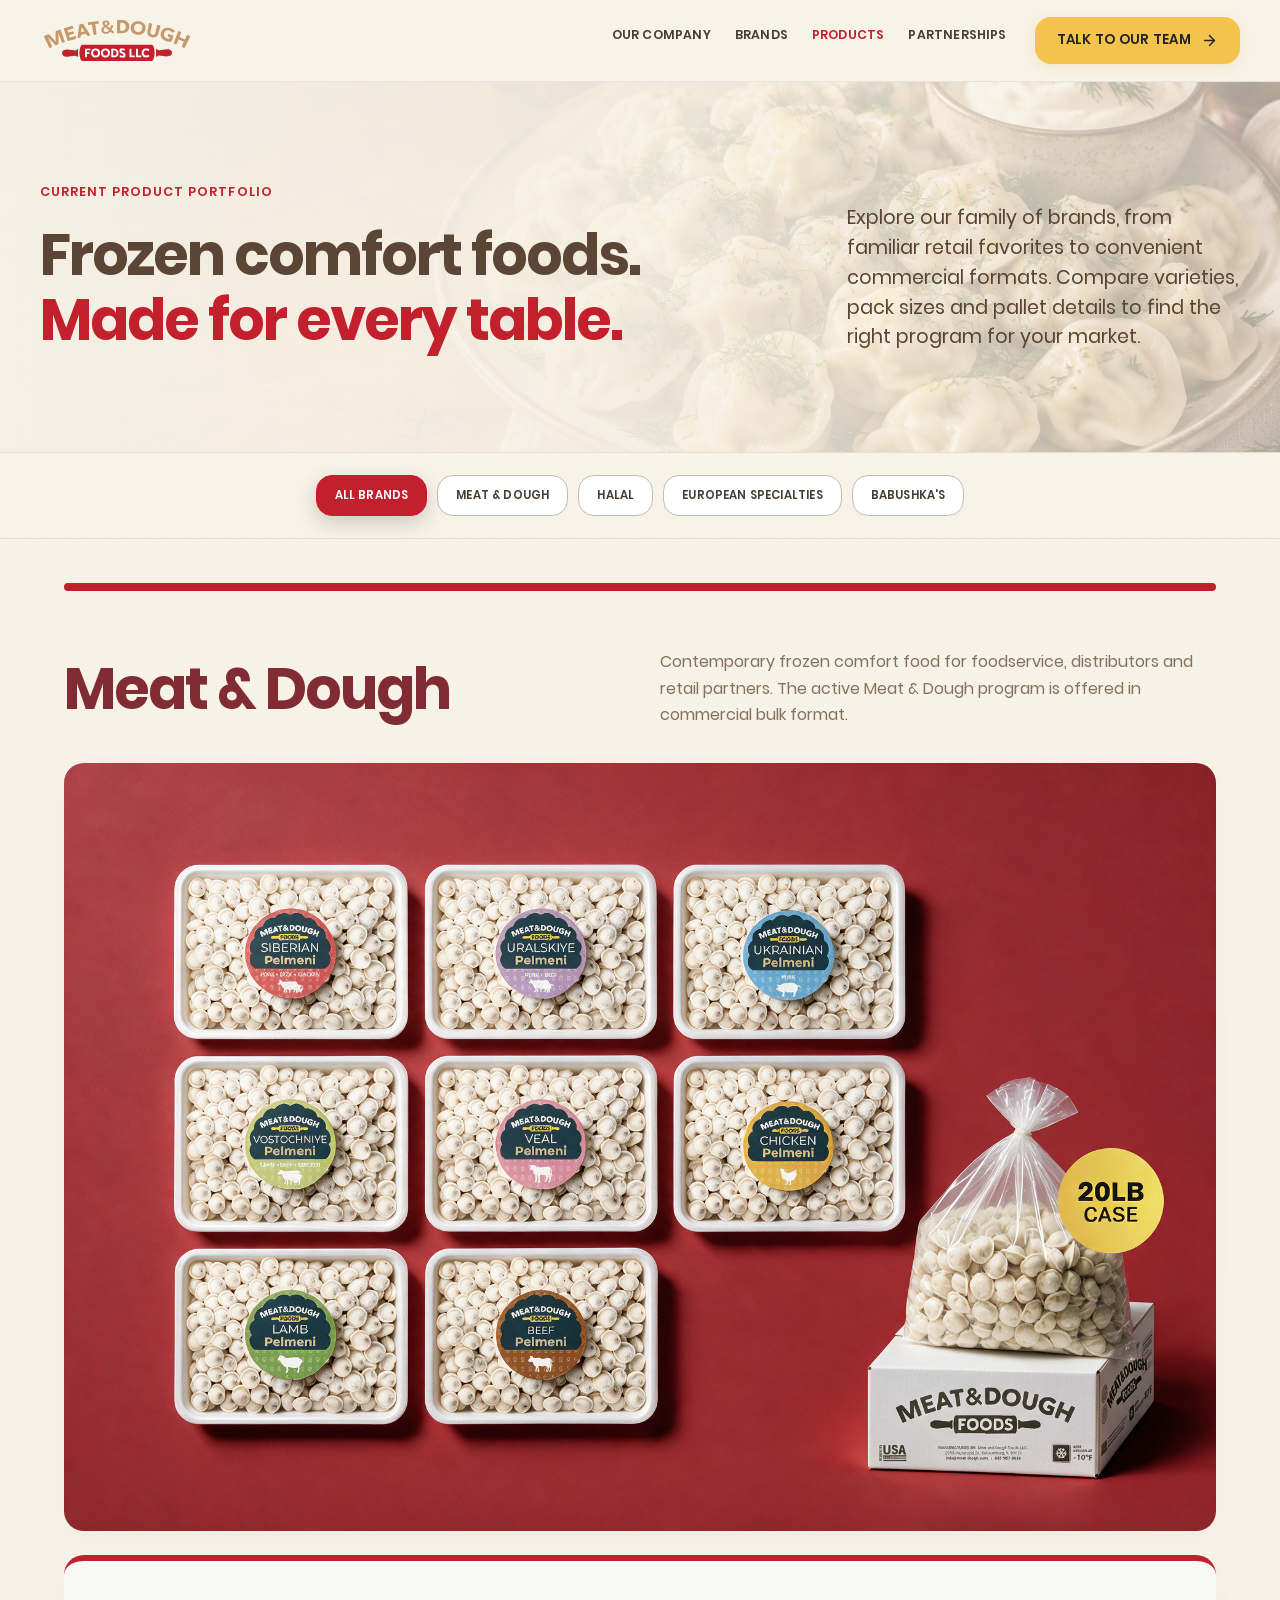
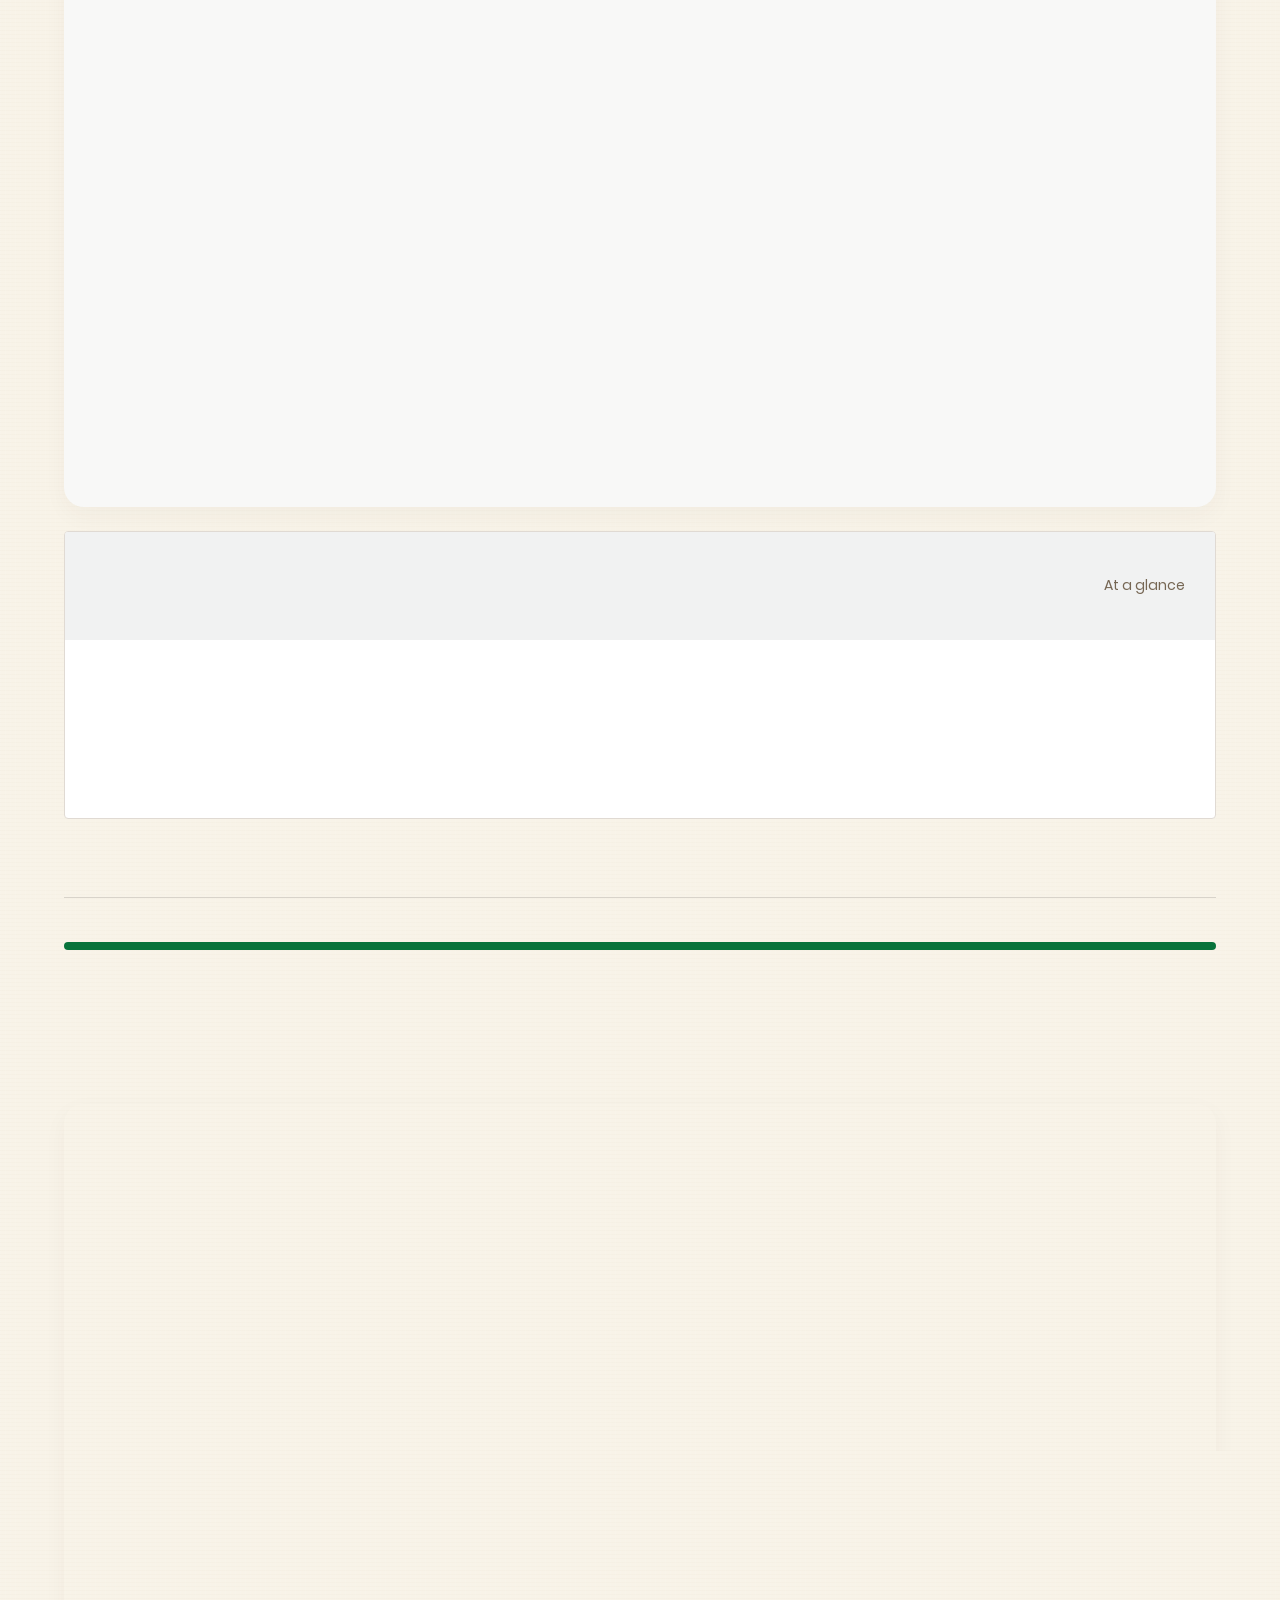
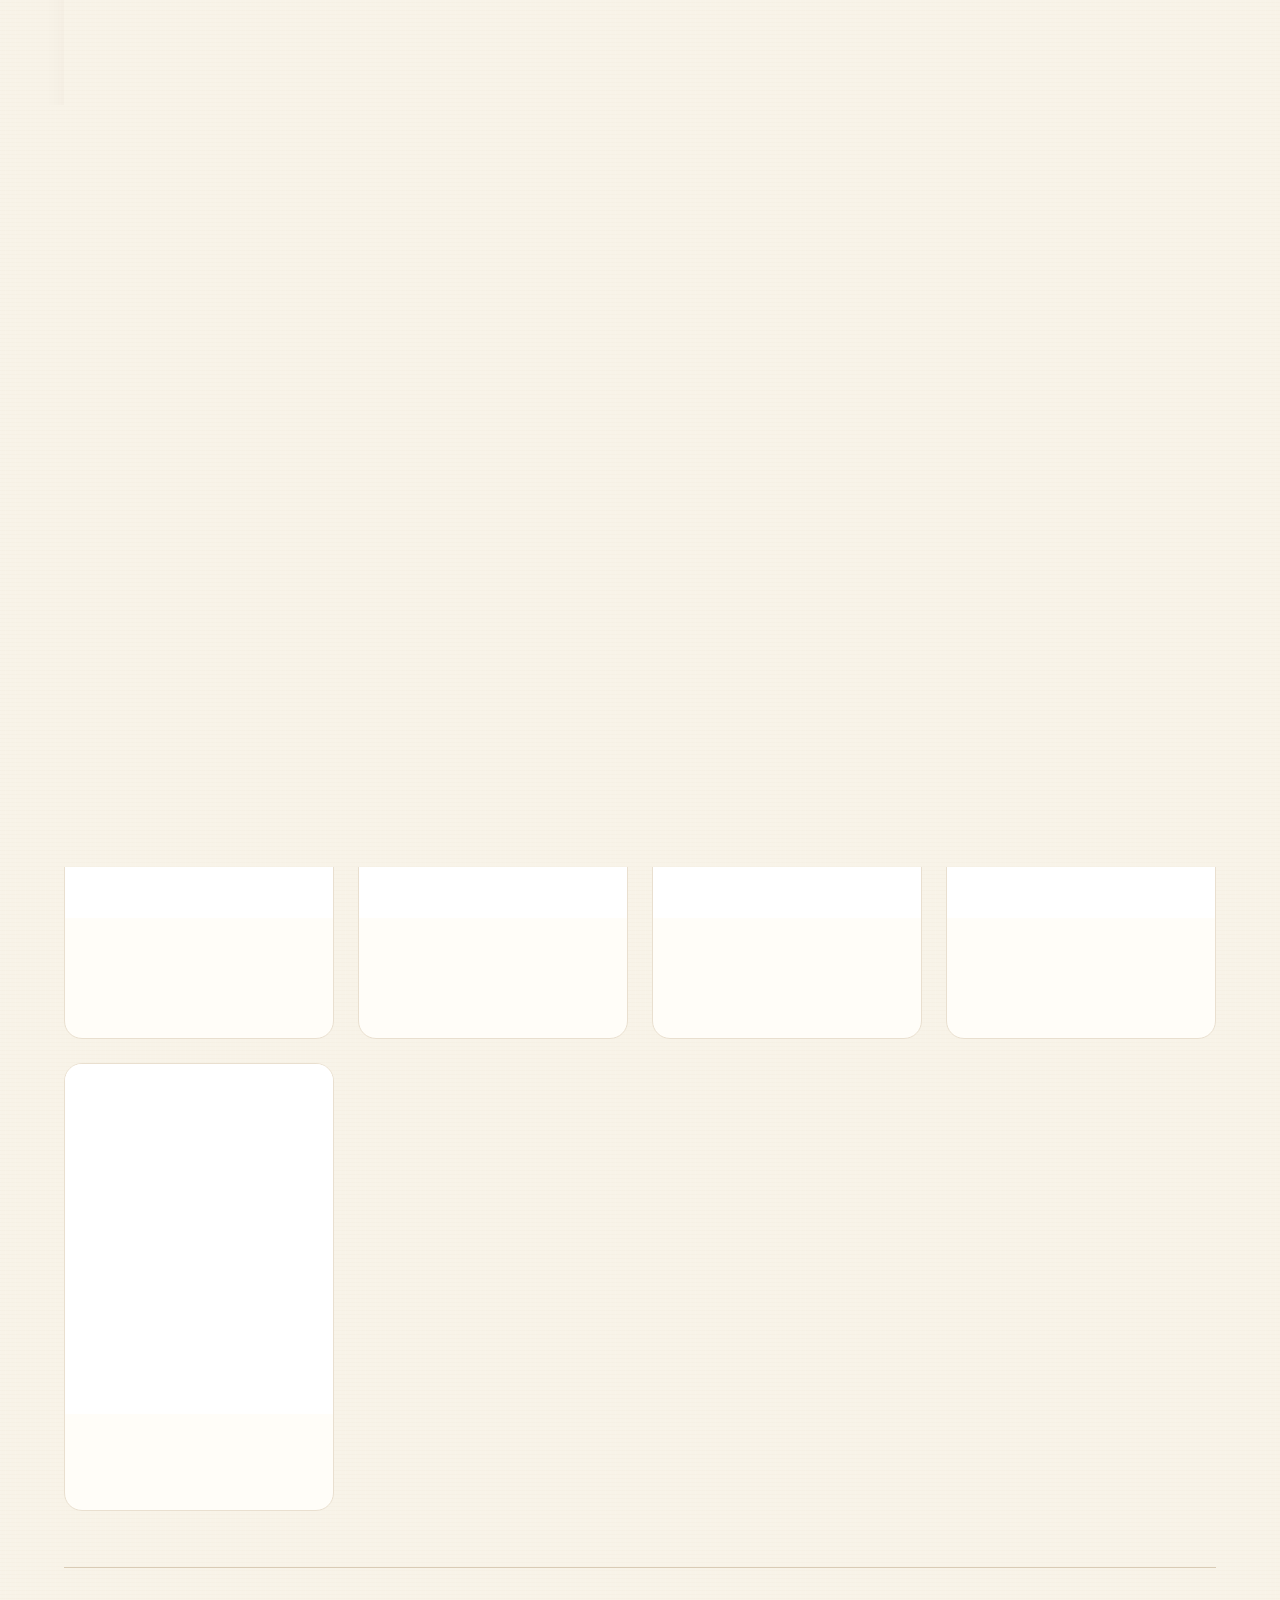
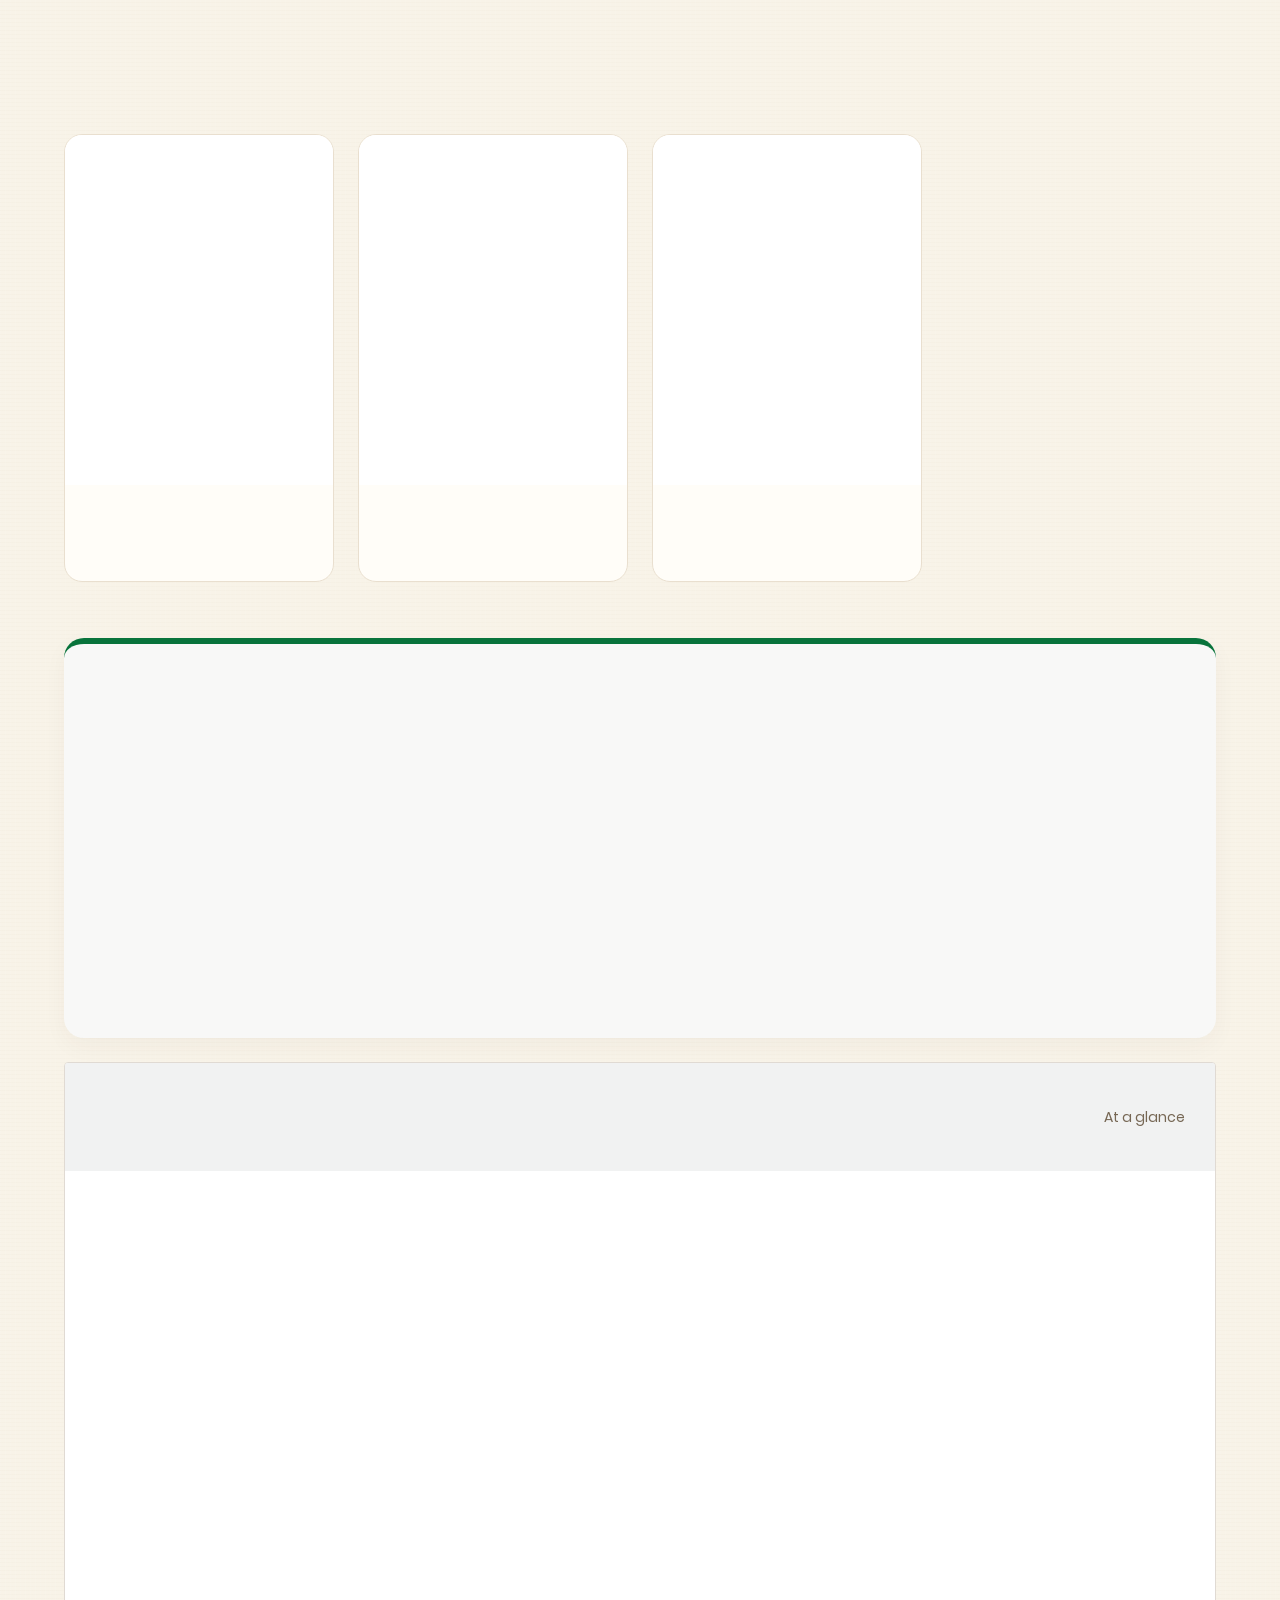
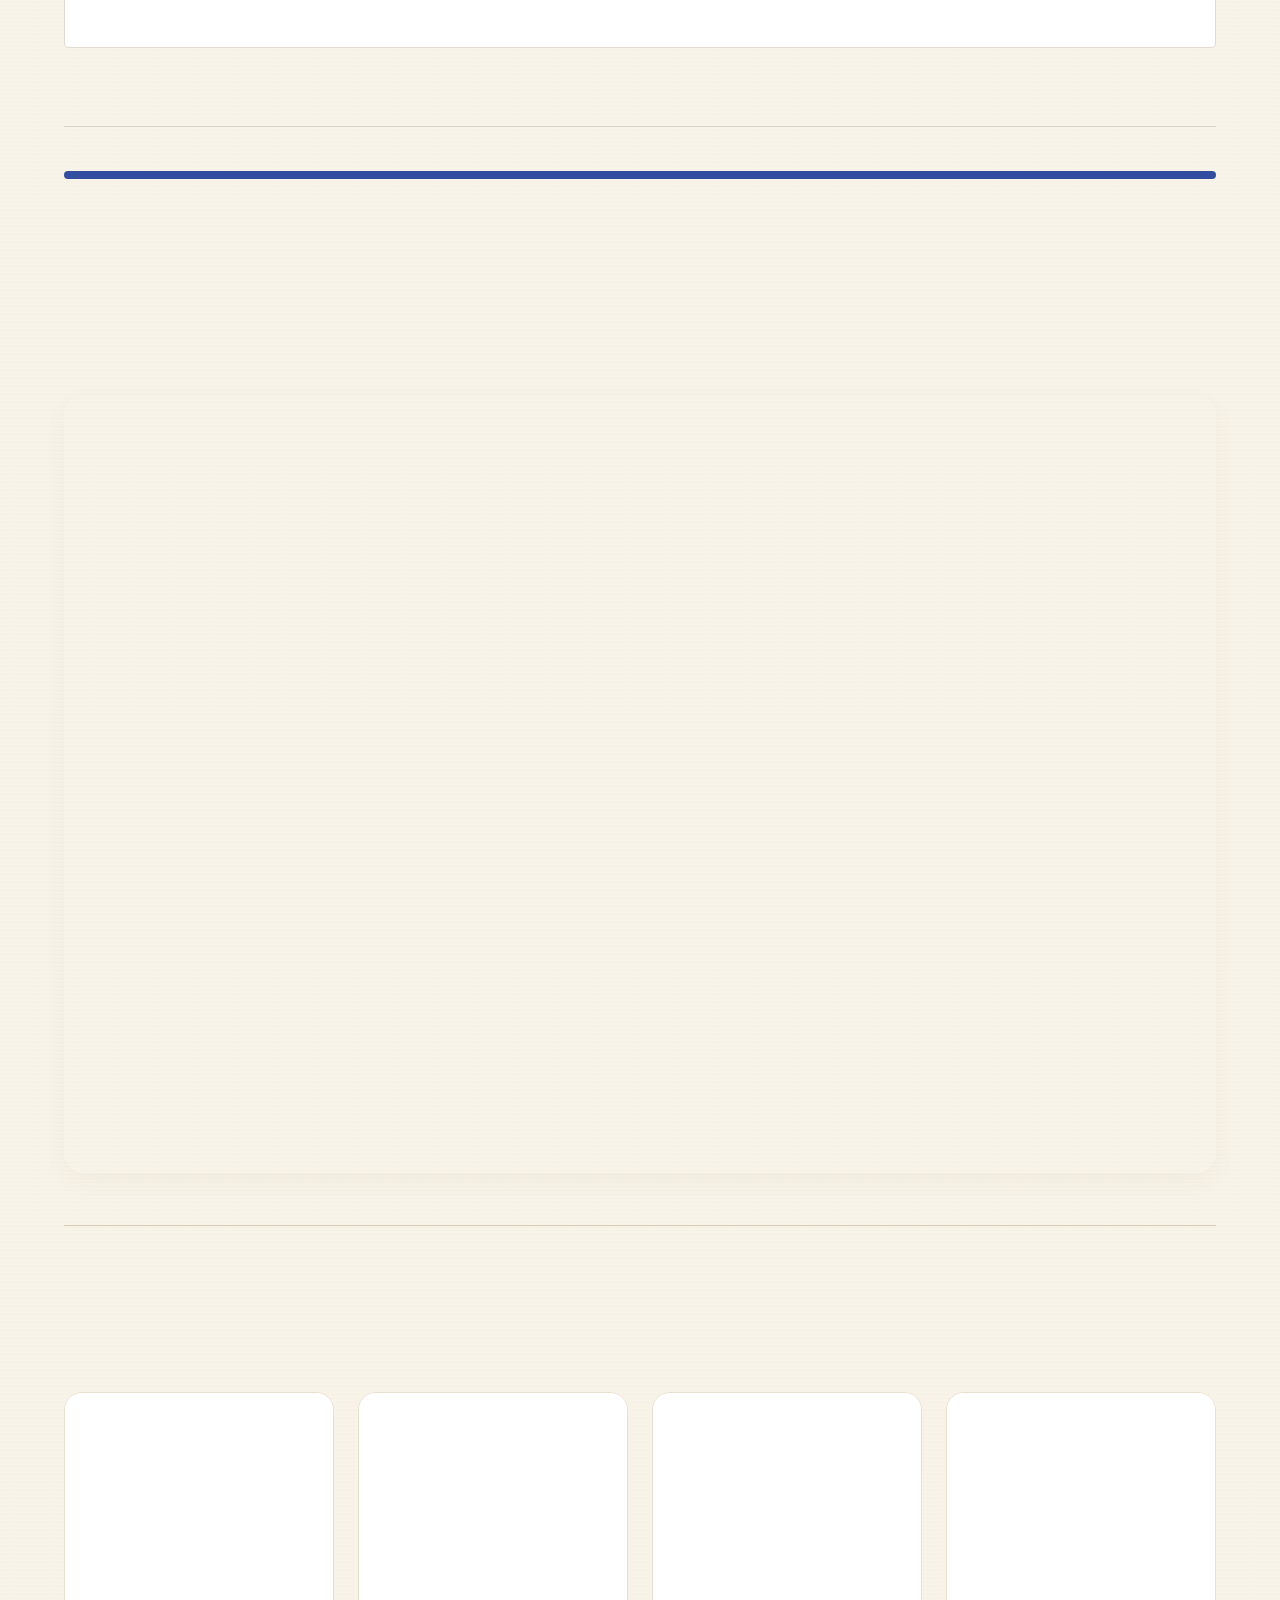
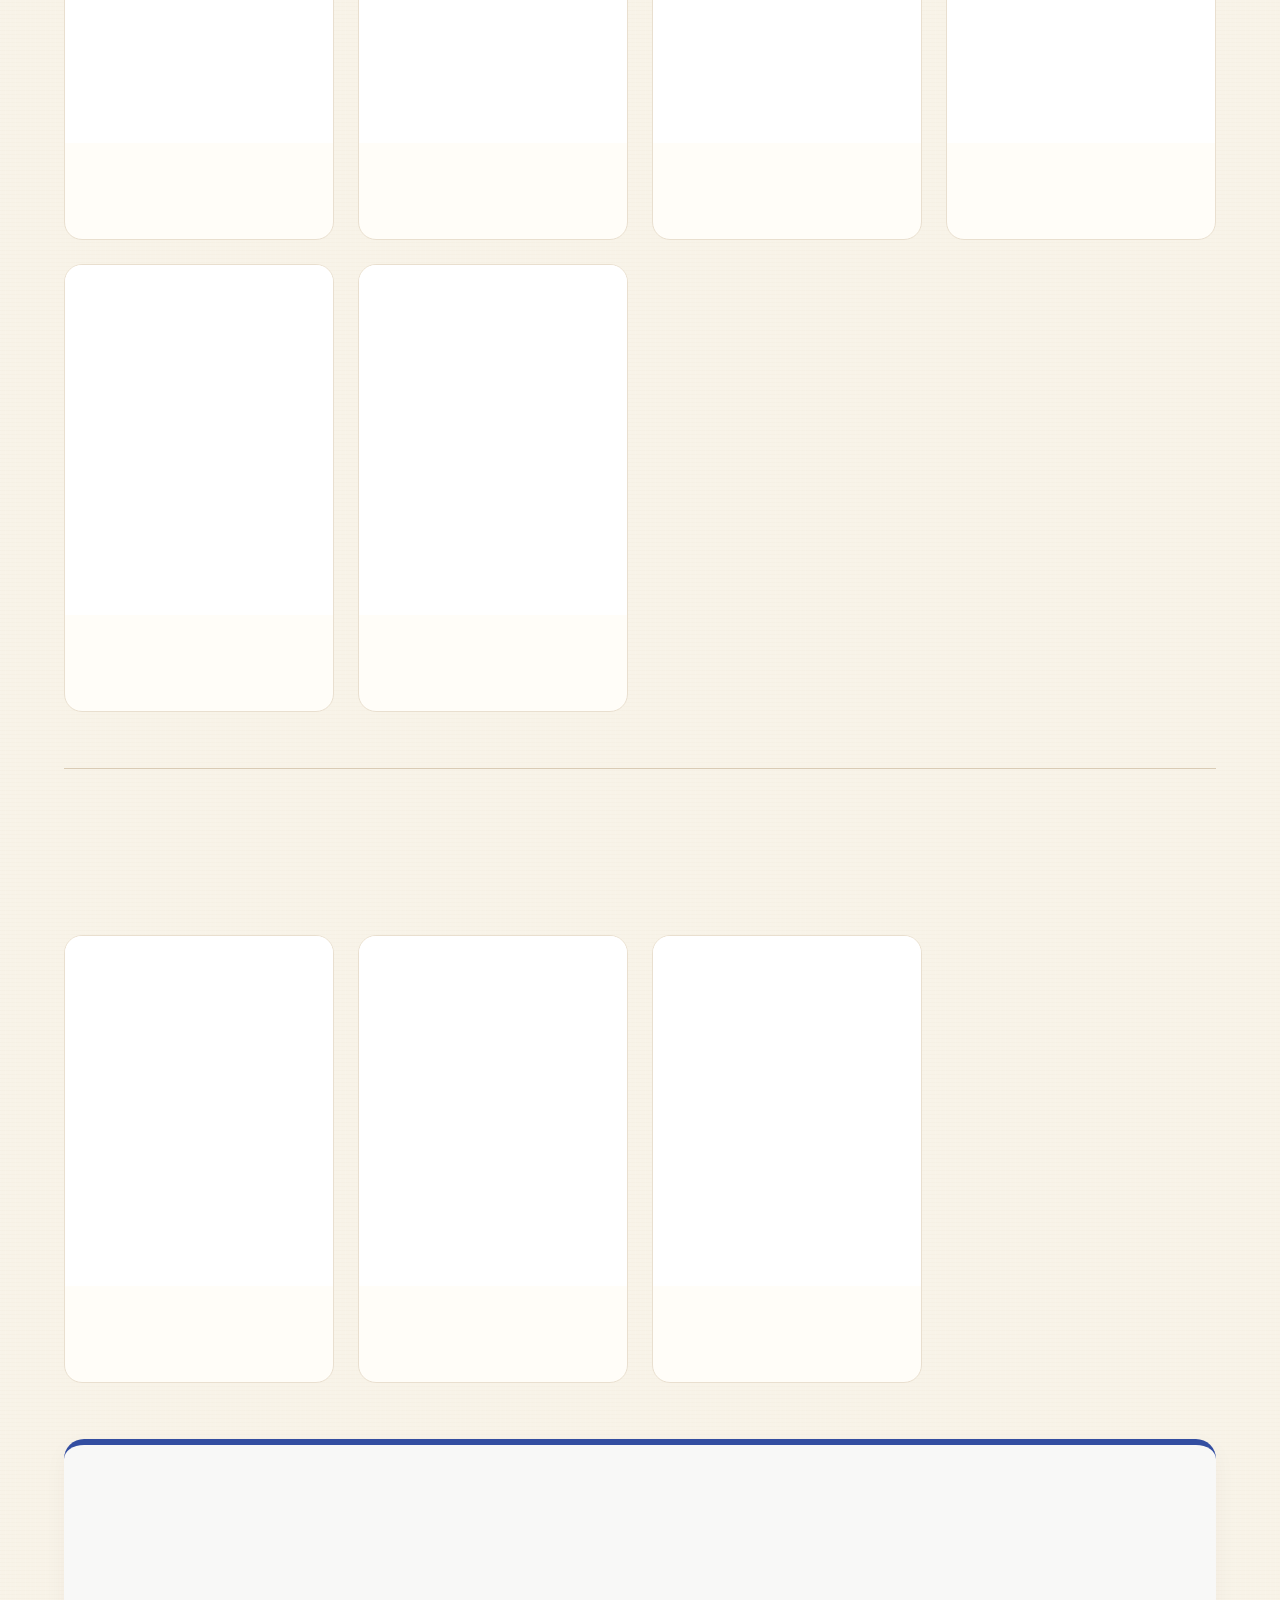
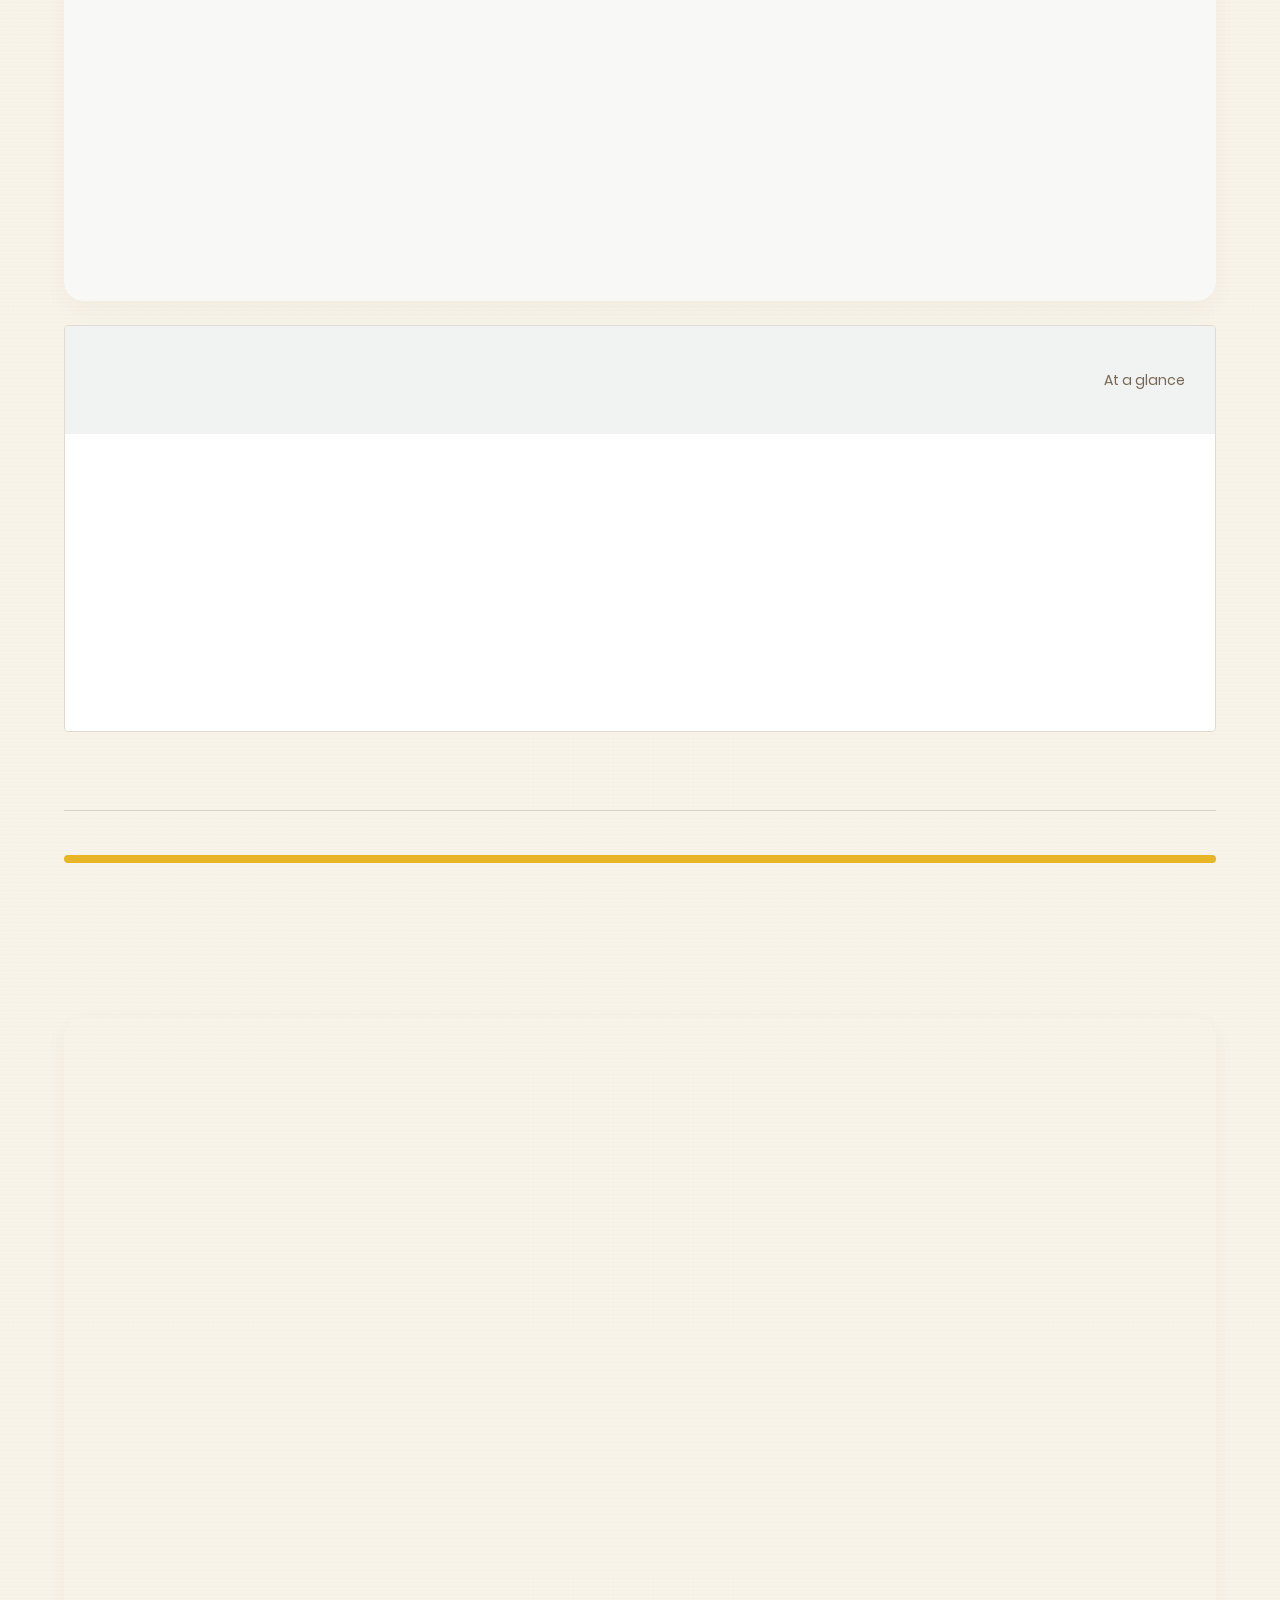
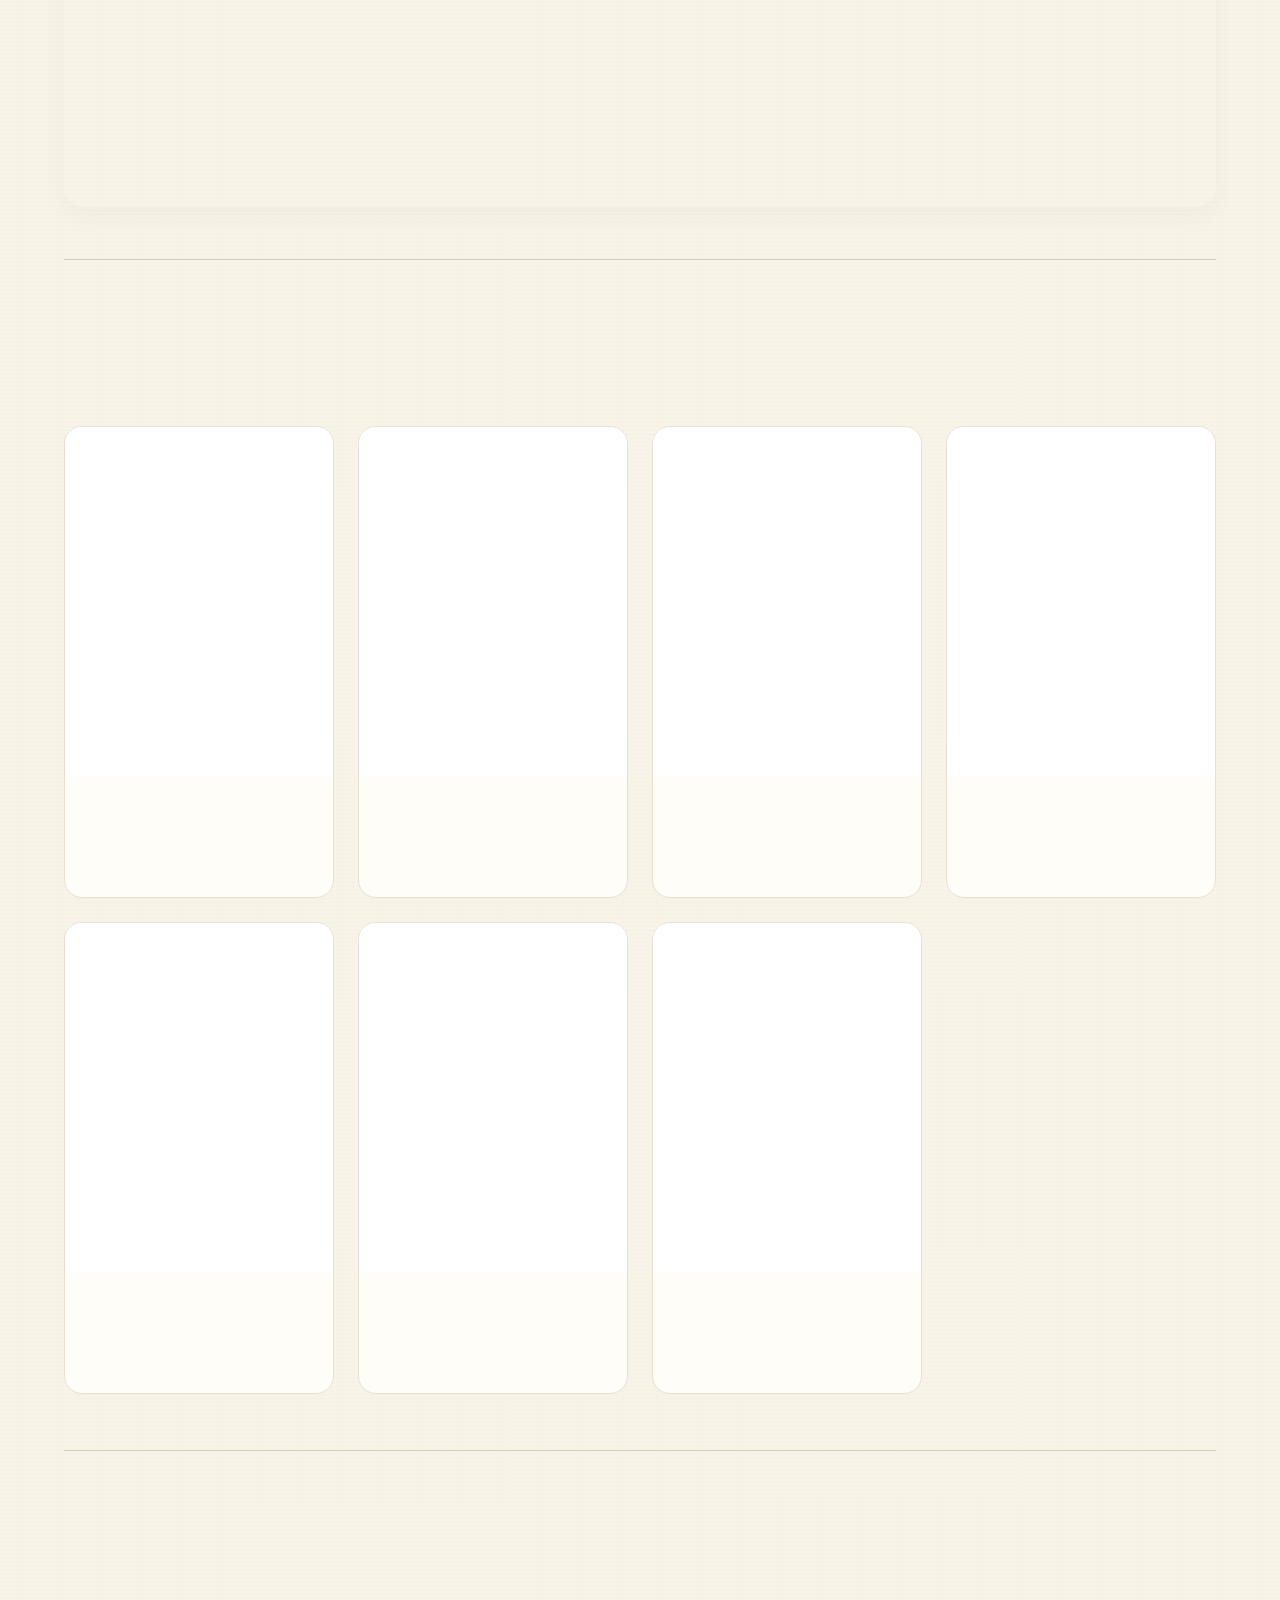
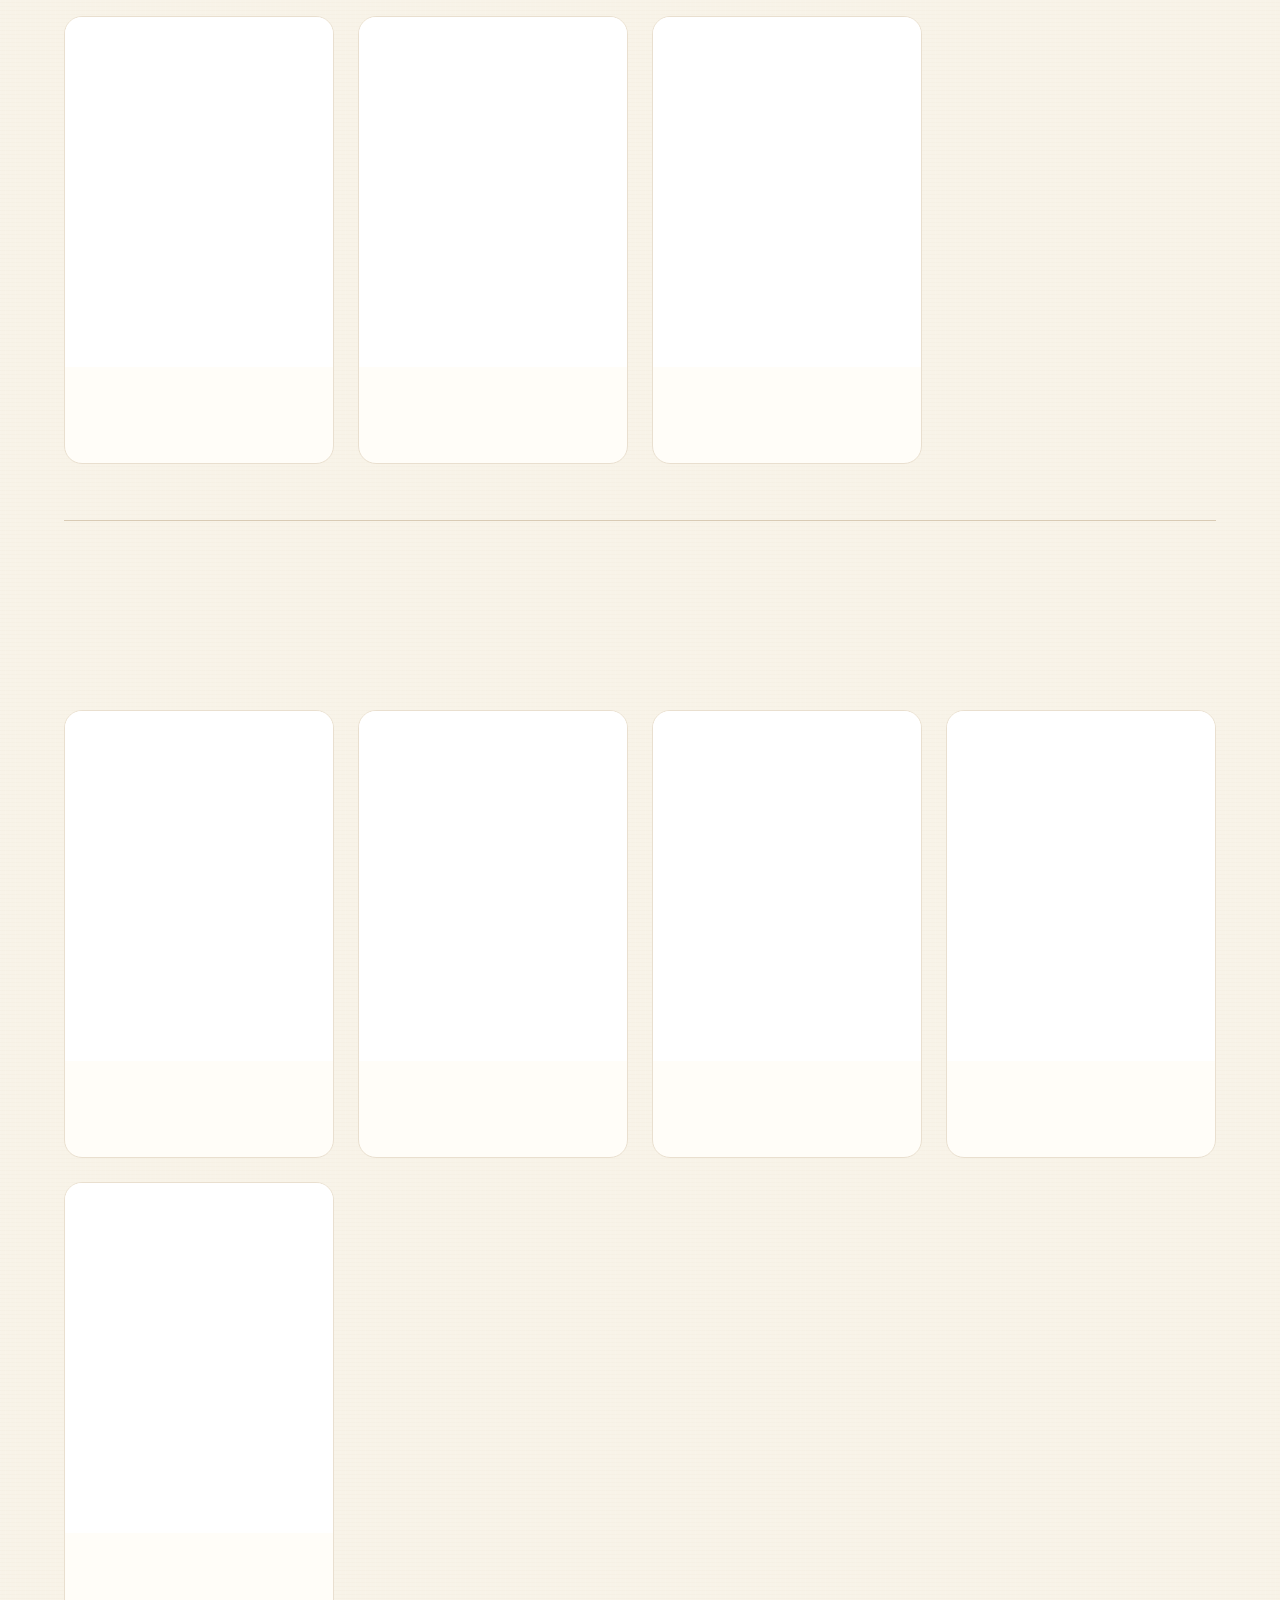
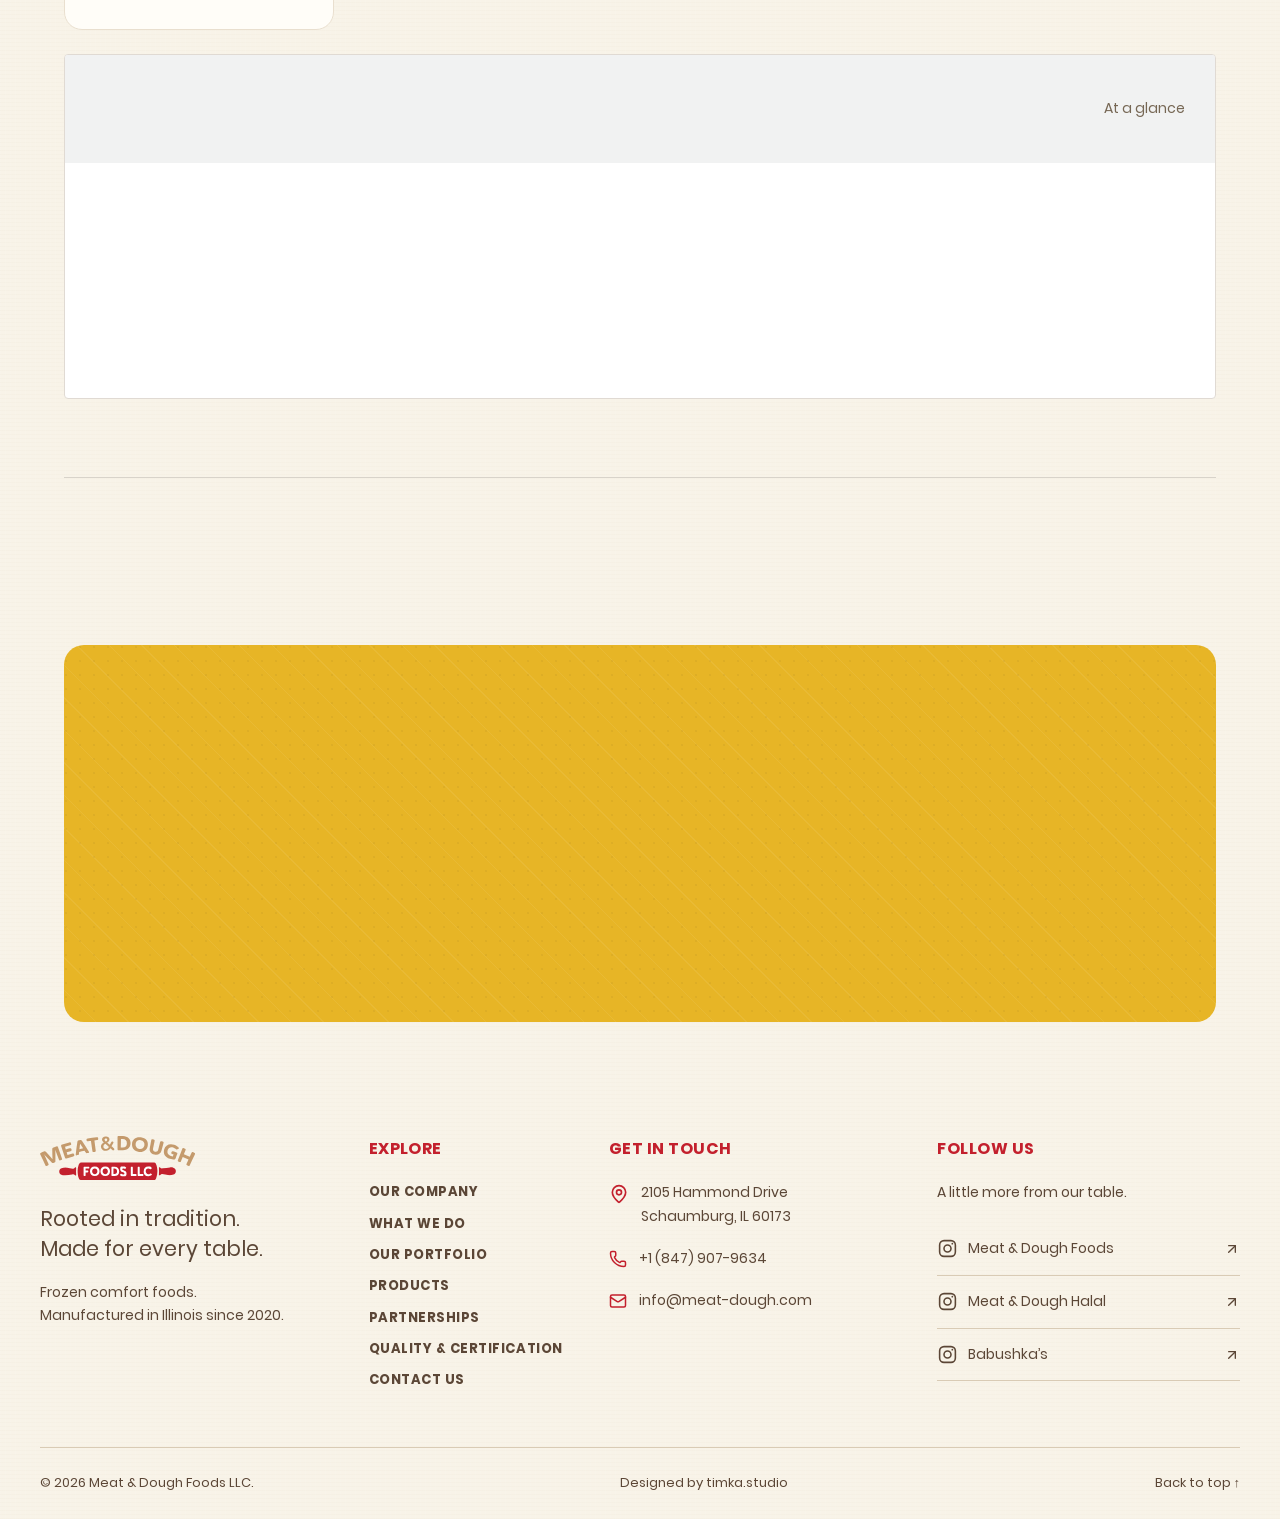
<file: products/index.html>
<!doctype html><html lang="en"><head><meta charset="utf-8"><title>Products | Meat &amp; Dough Foods</title><script>location.replace("../products.html"+location.search+location.hash)</script><meta http-equiv="refresh" content="0;url=../products.html"></head><body><a href="../products.html">View products</a></body></html>
</file>
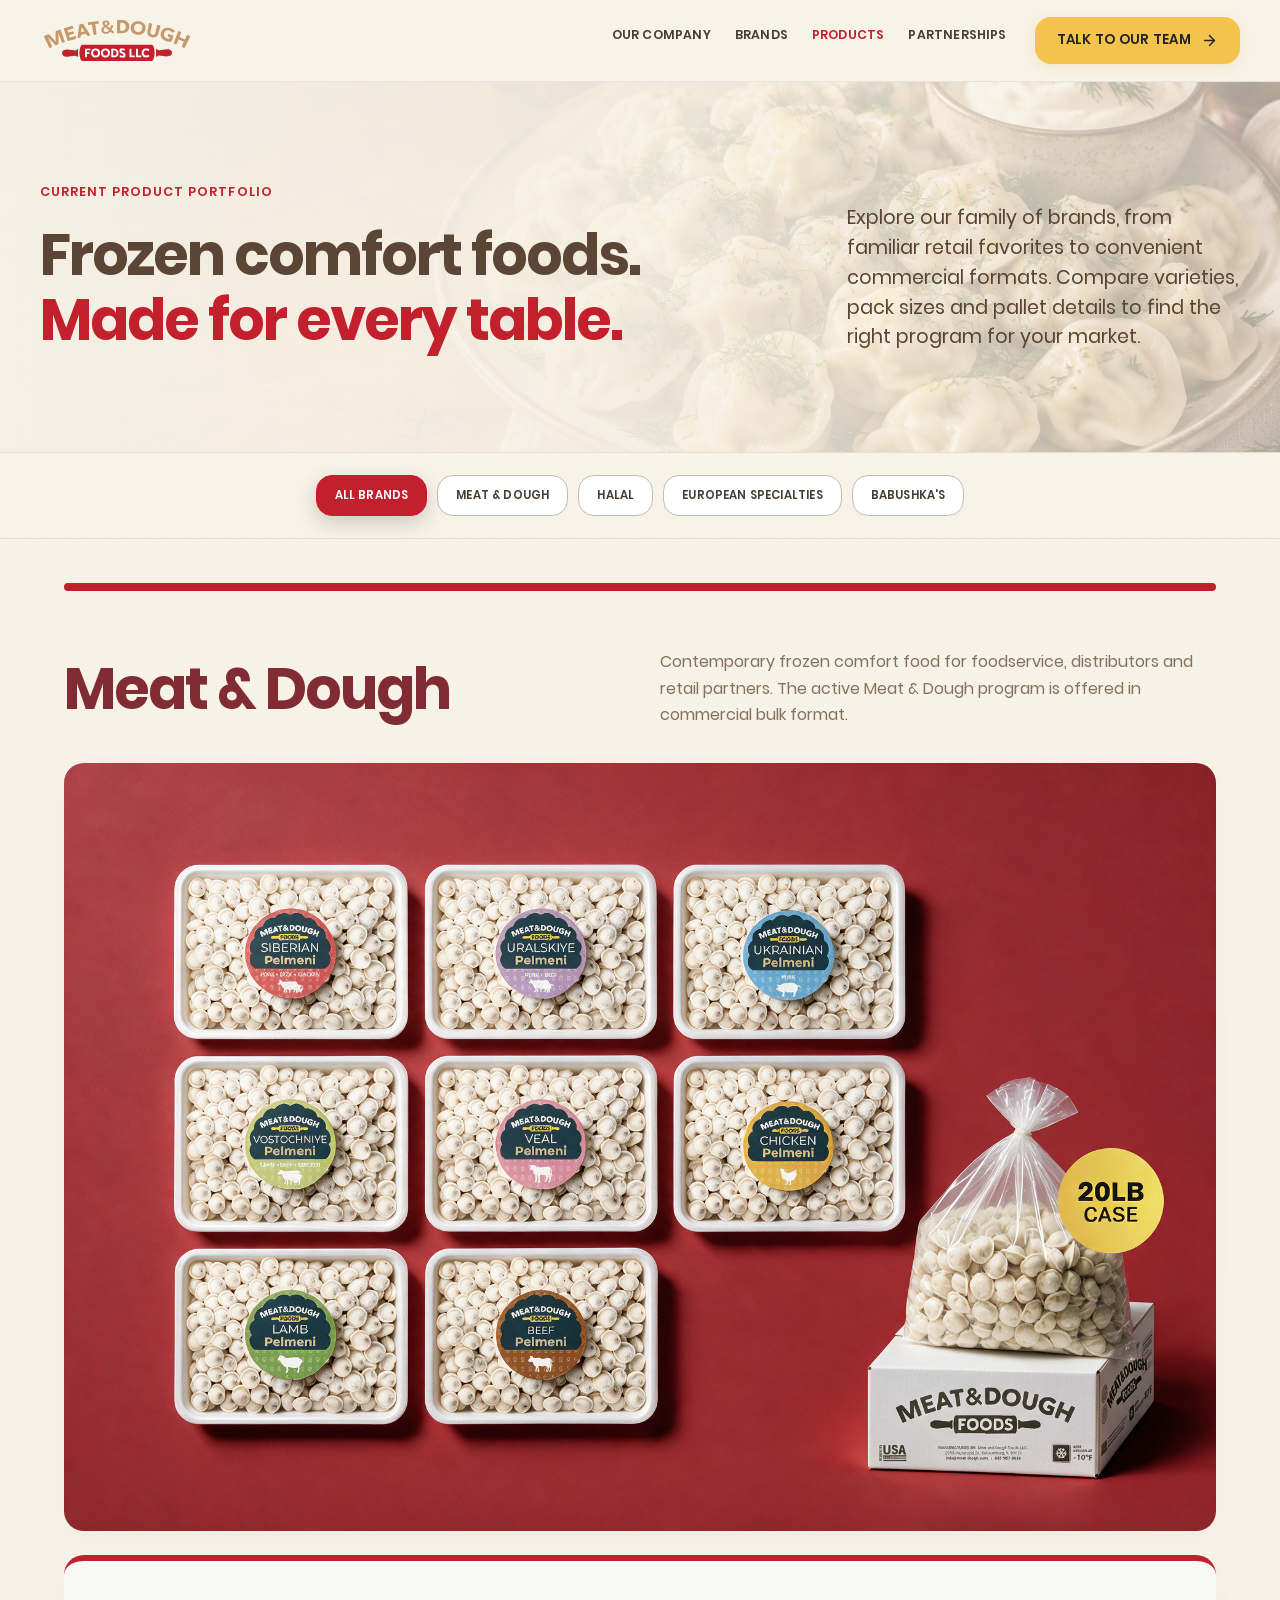
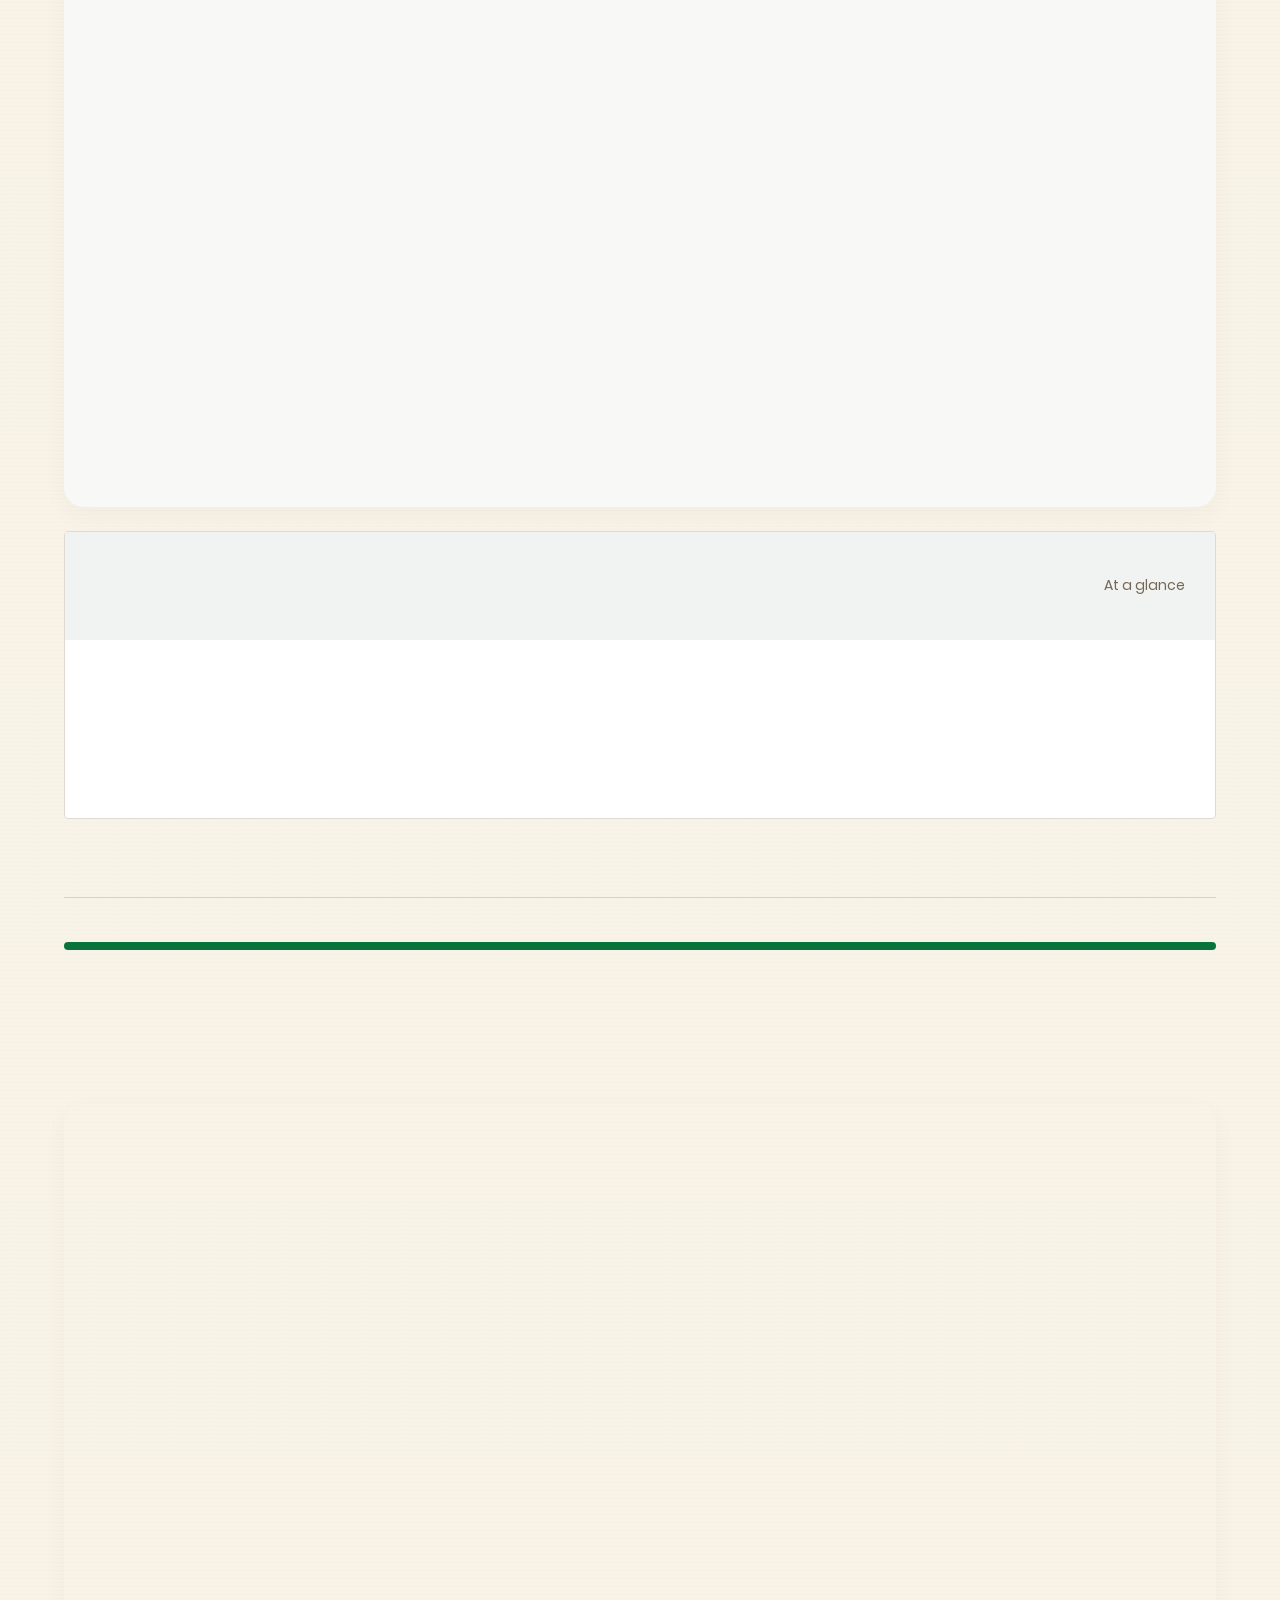
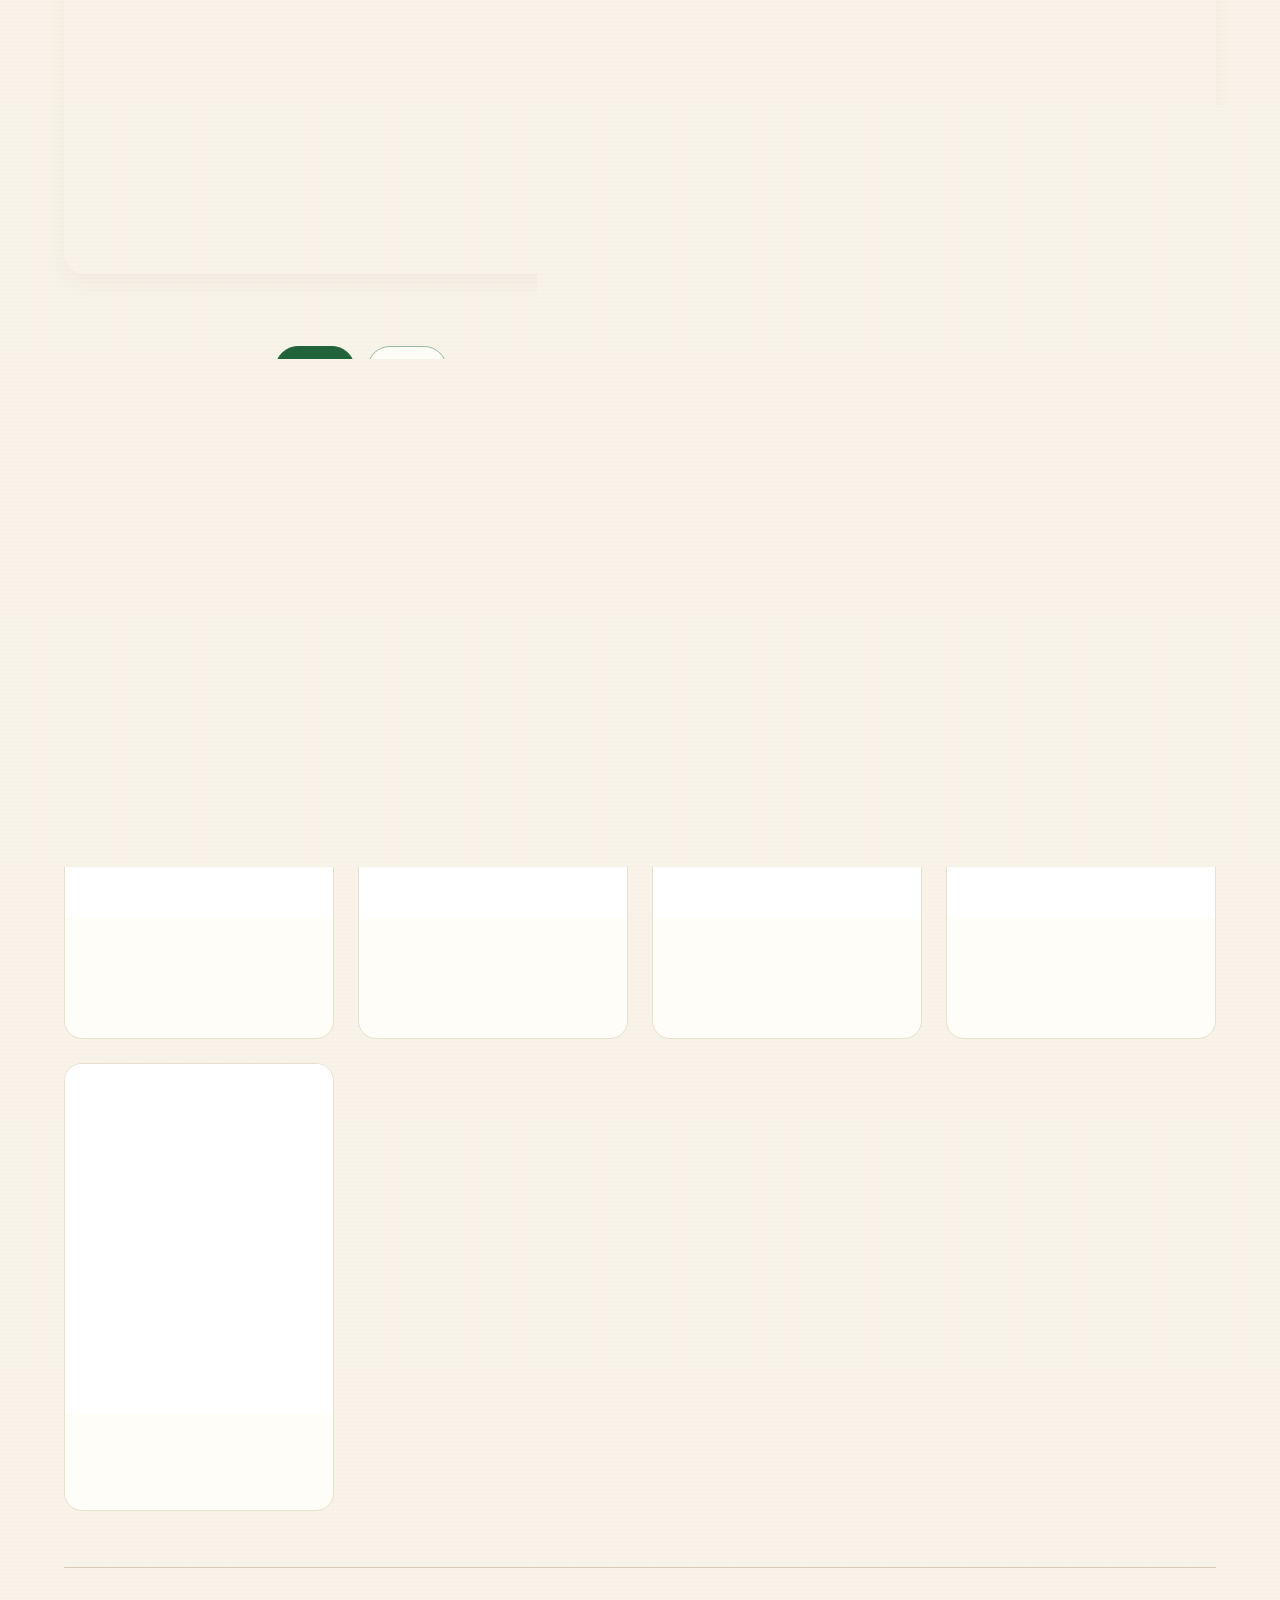
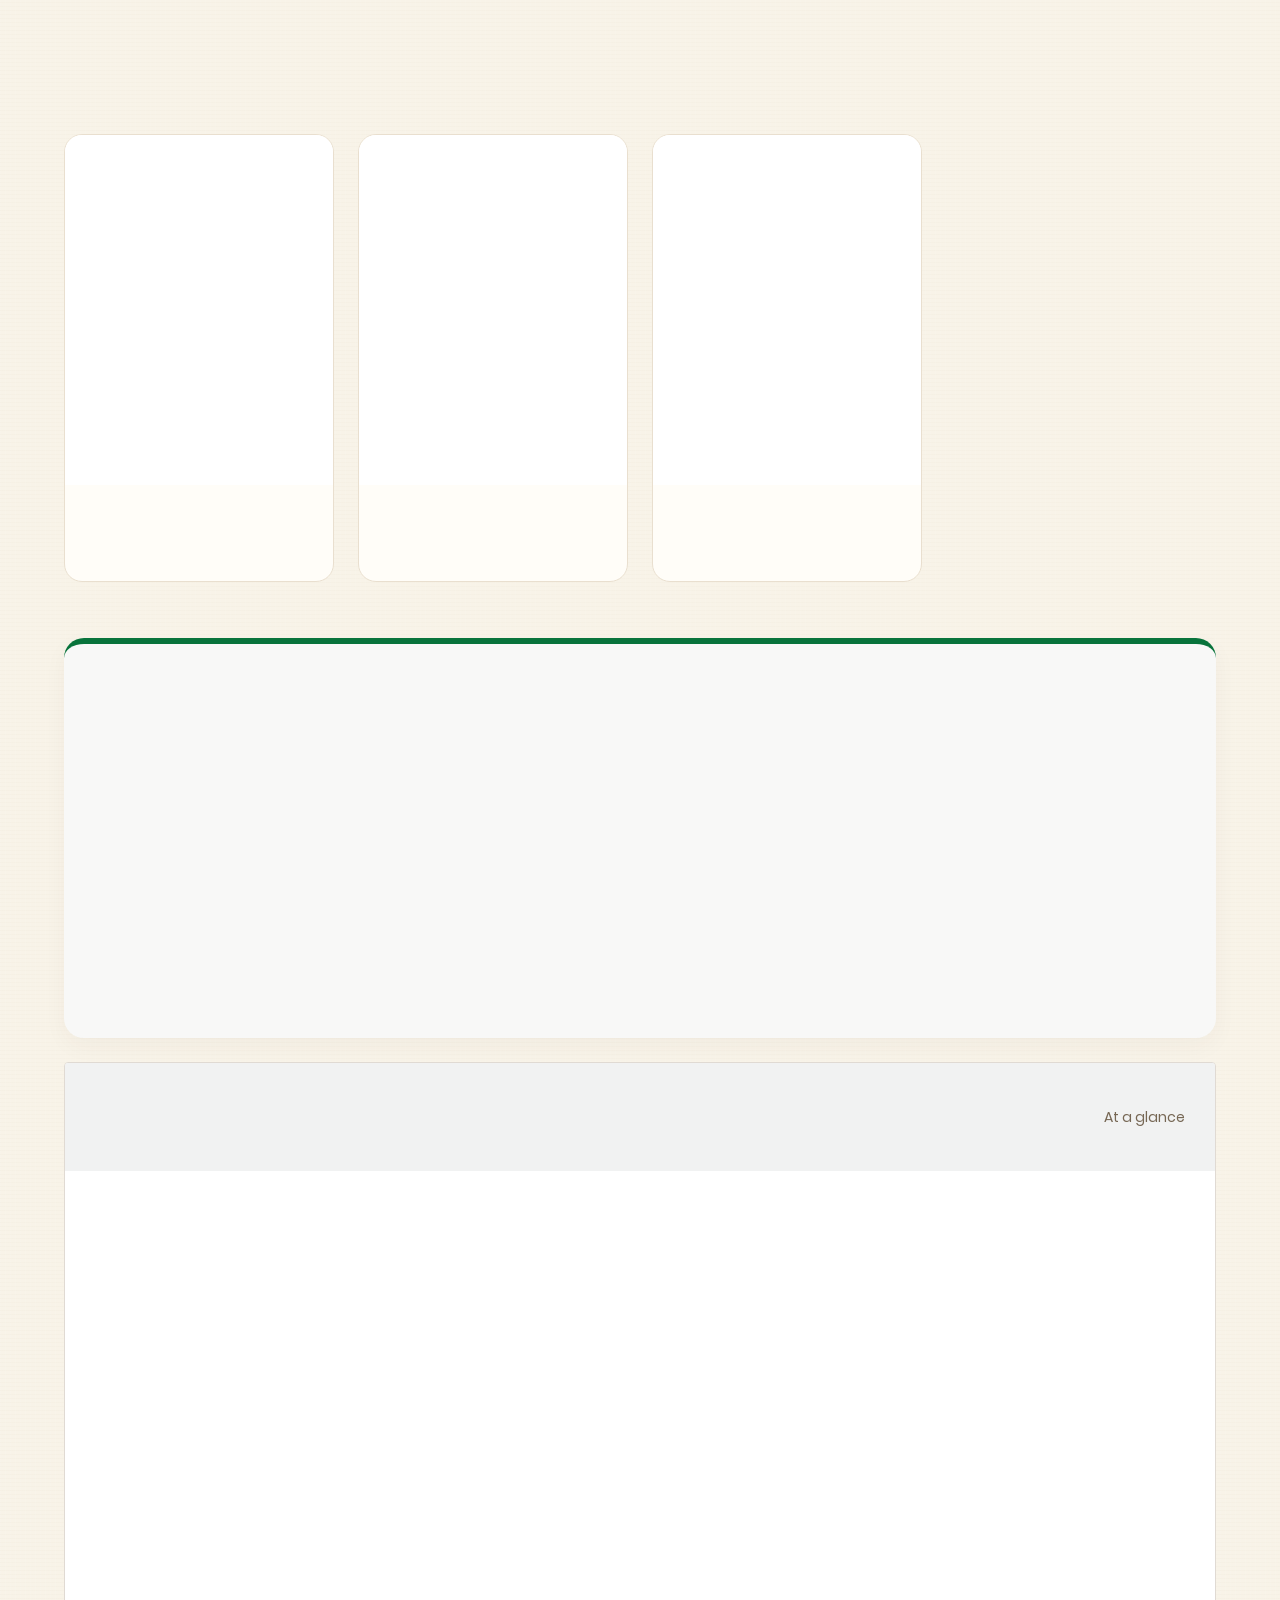
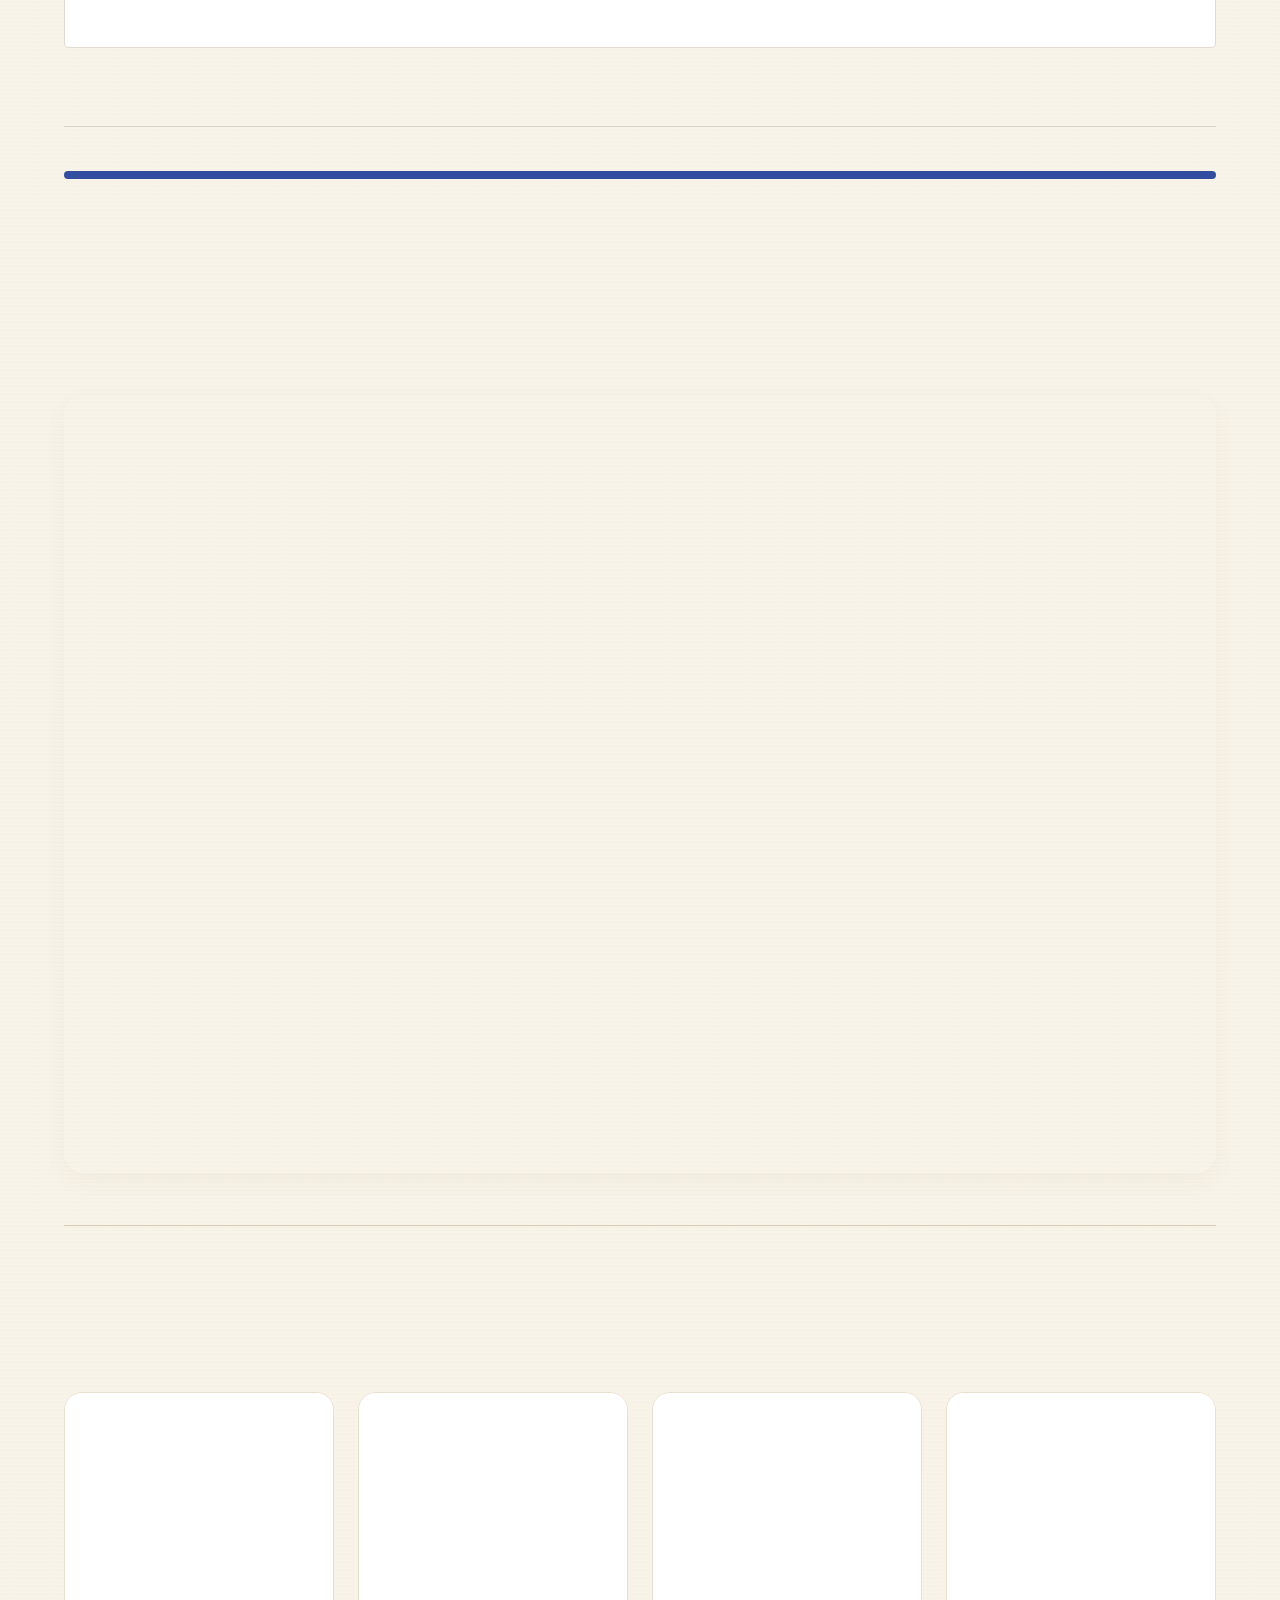
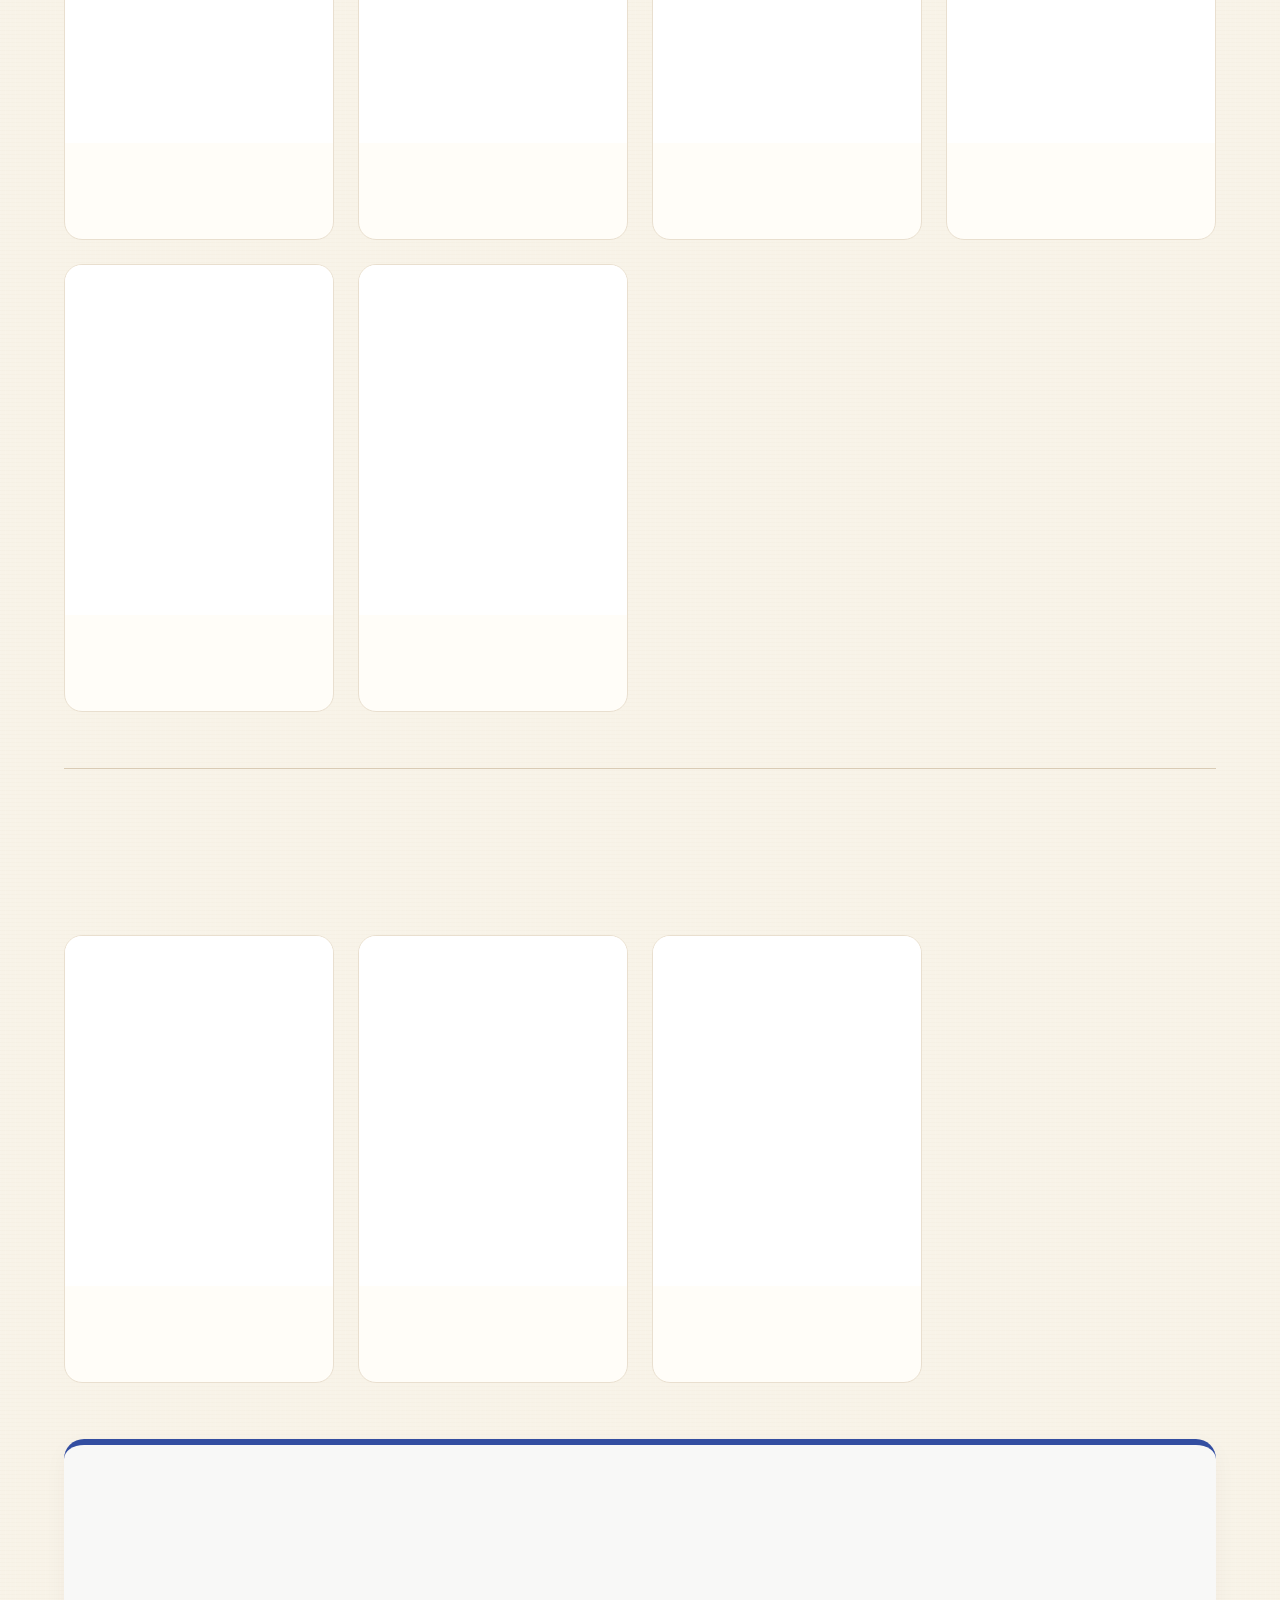
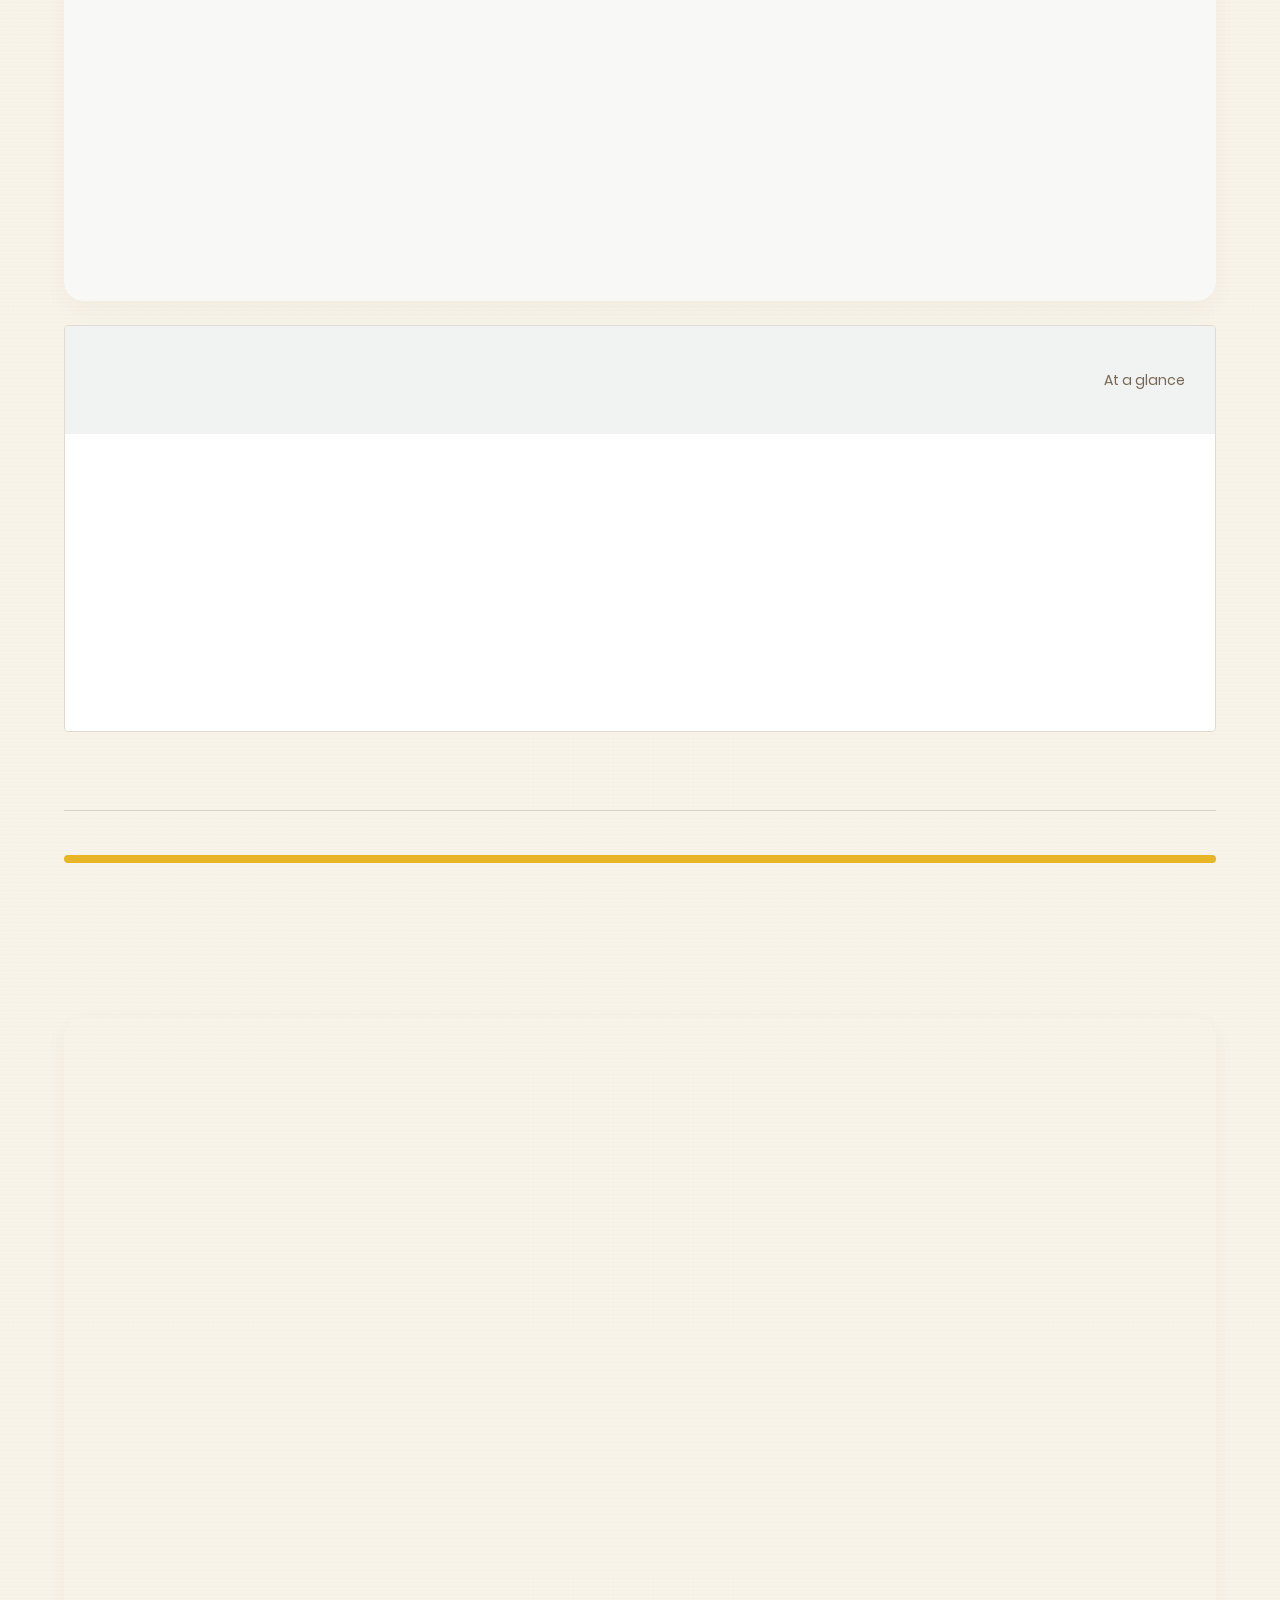
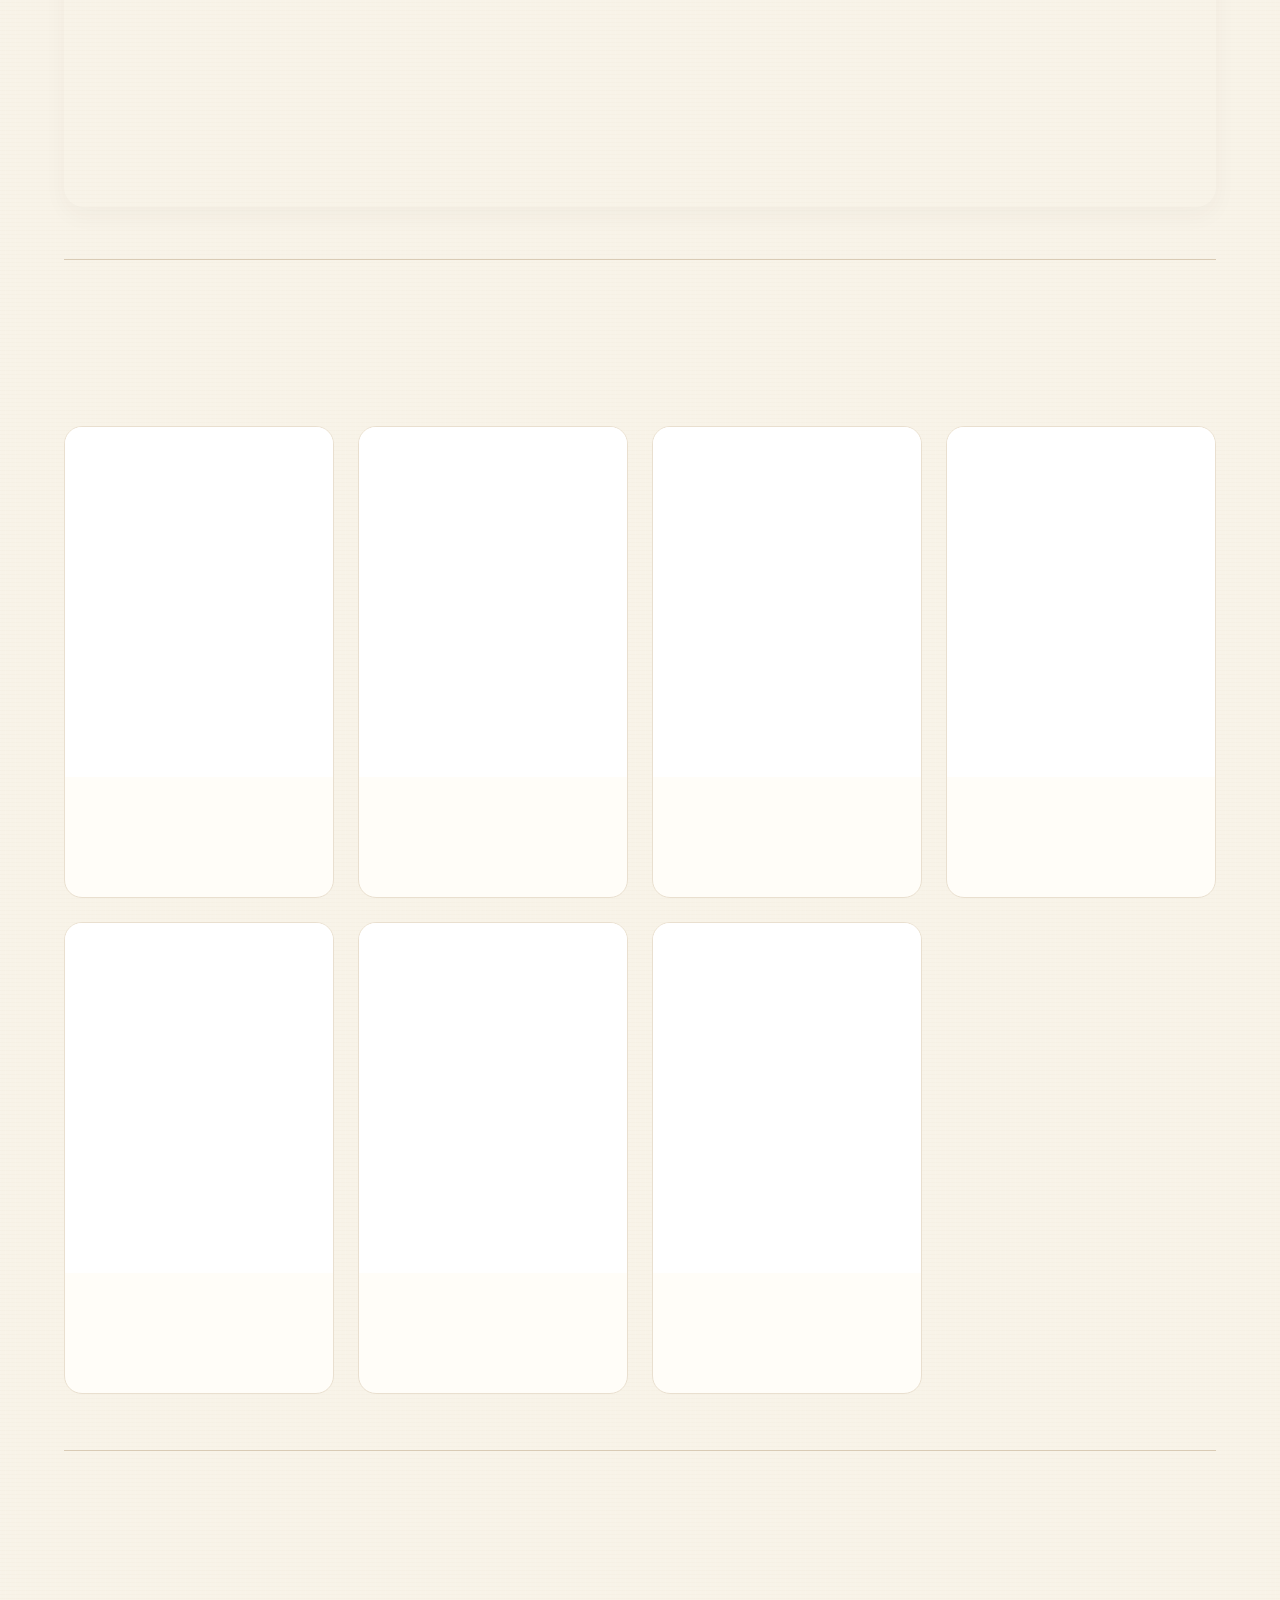
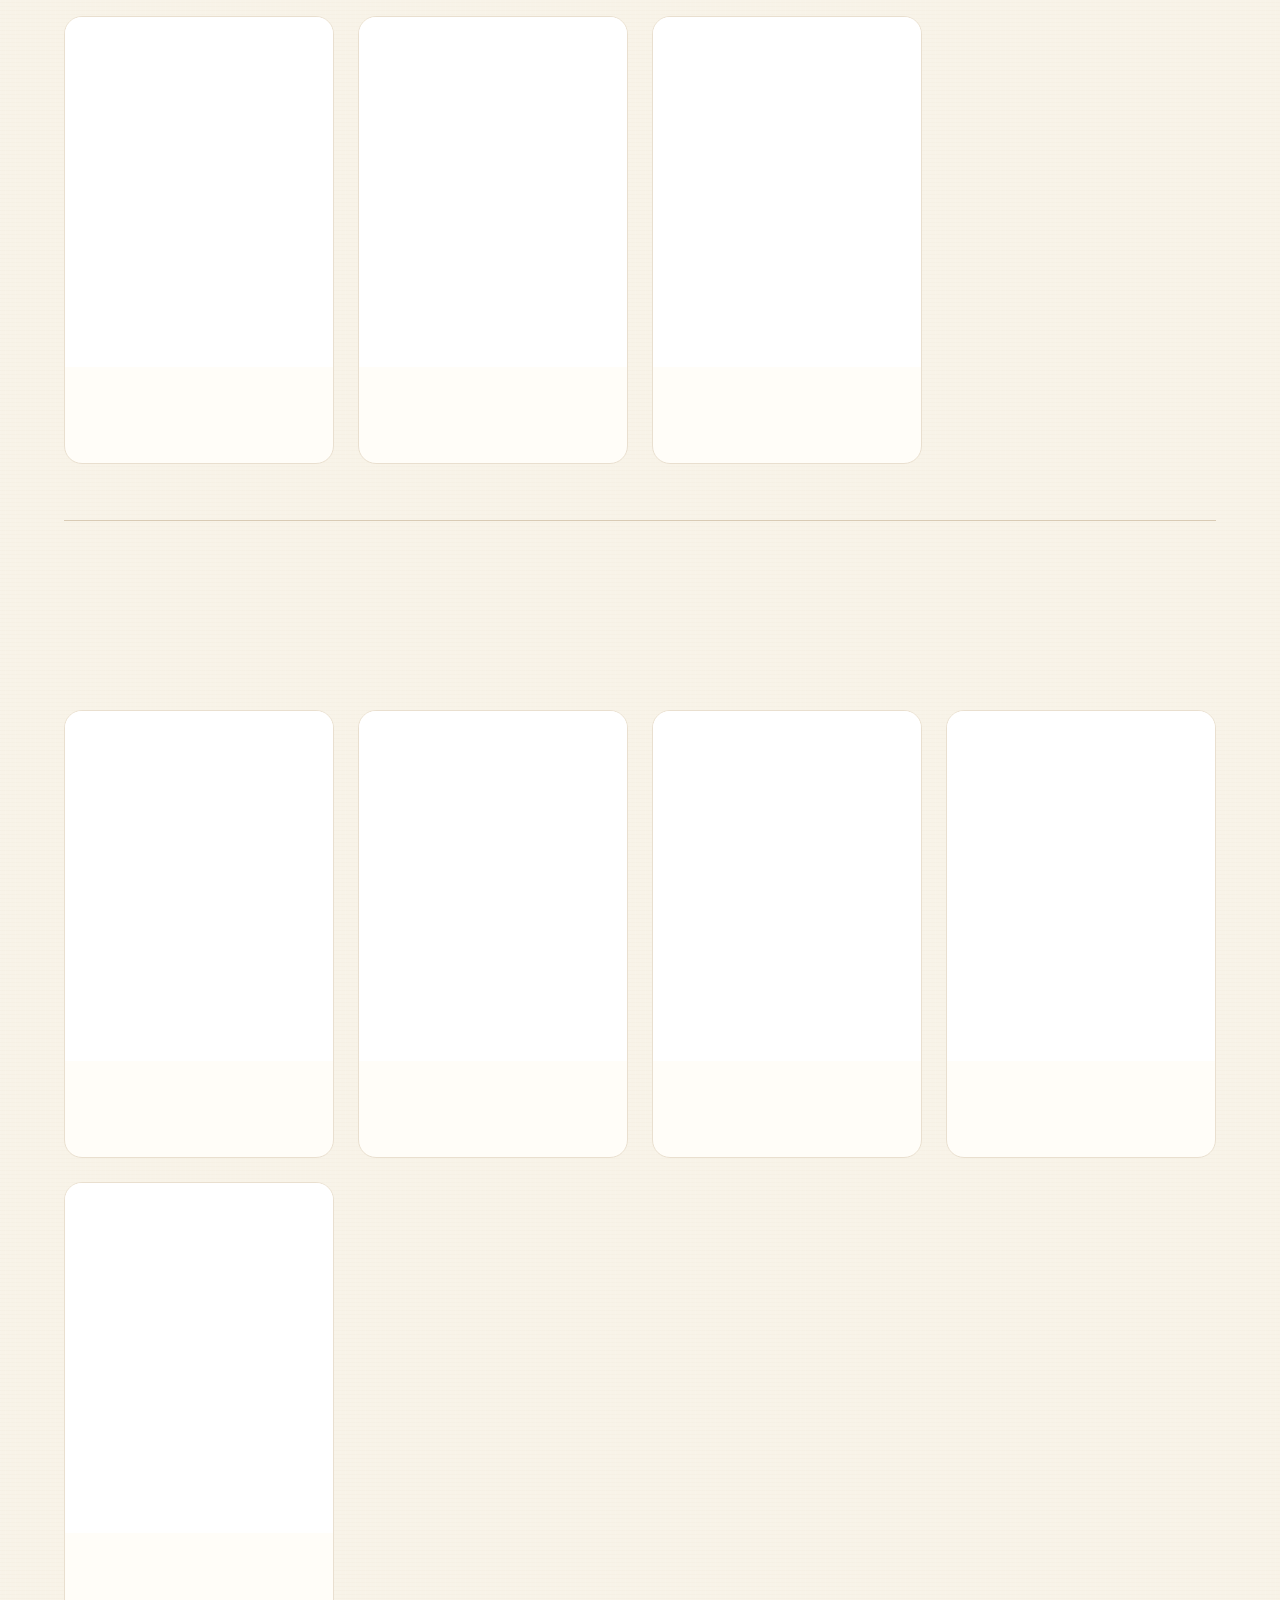
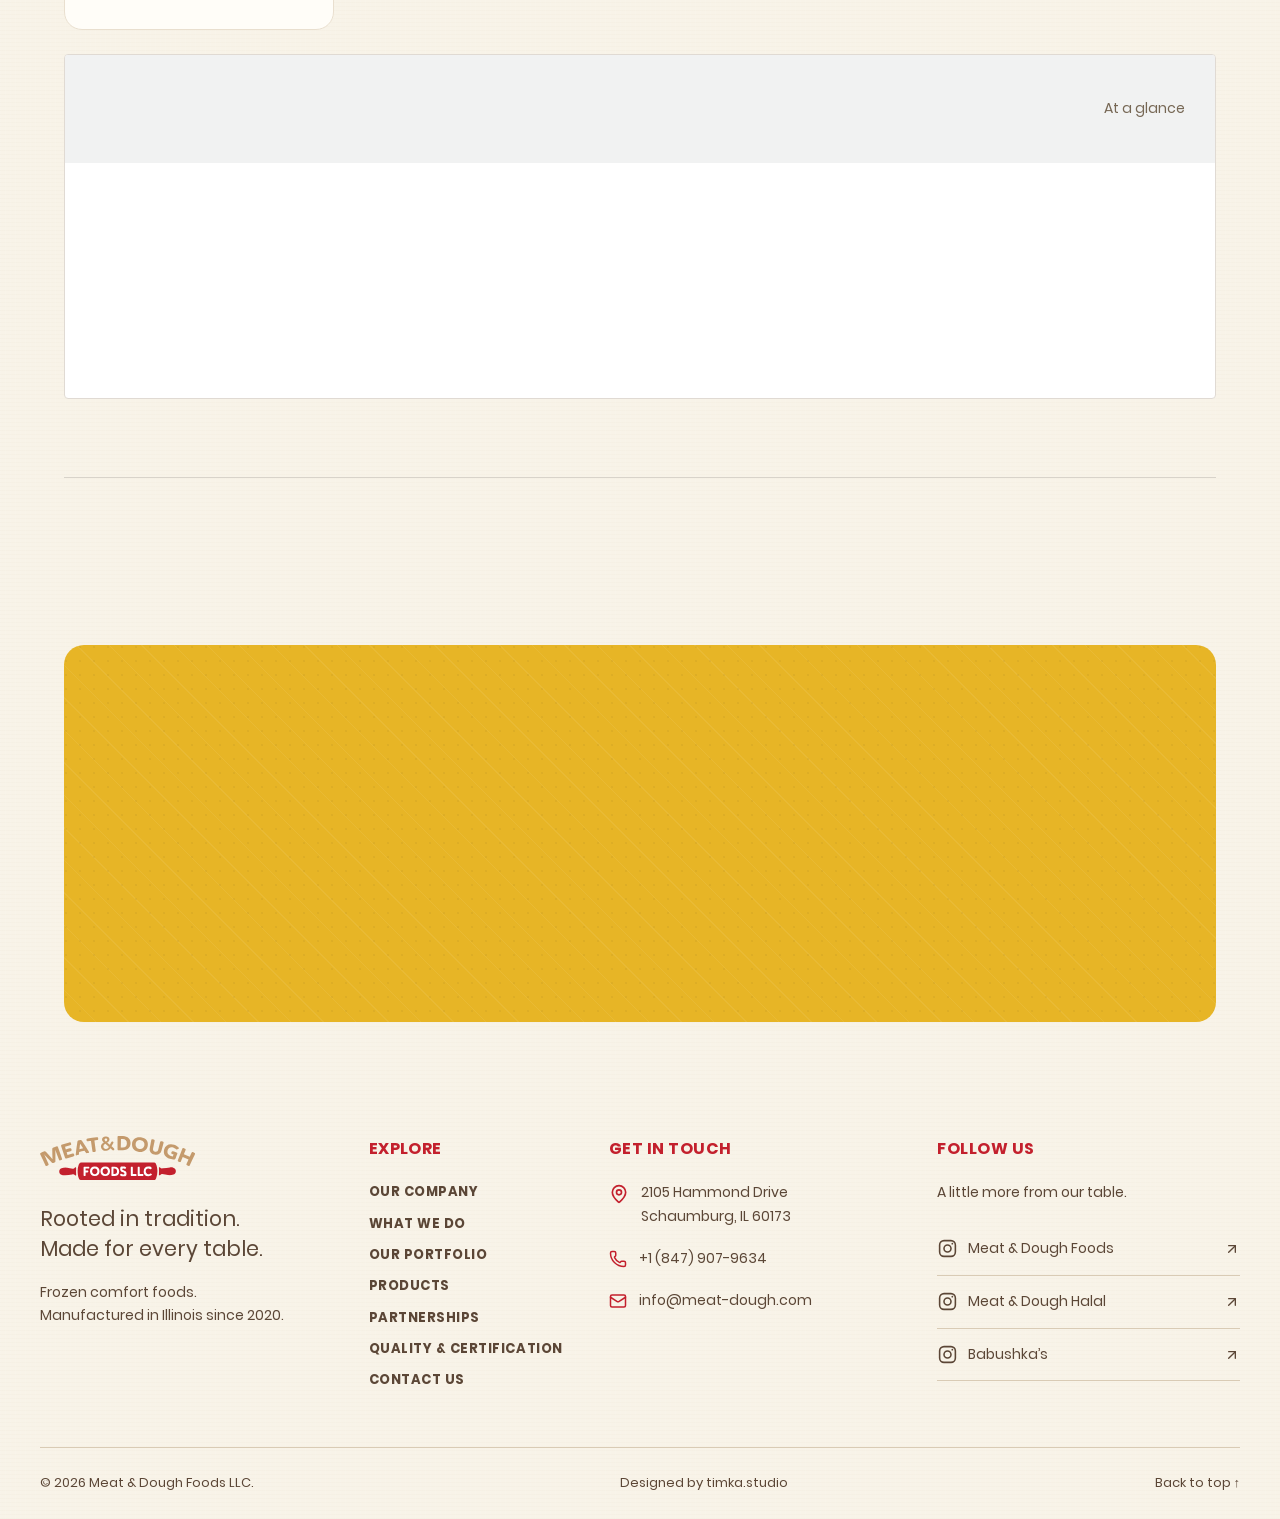
<file: products.html>
<!doctype html>
<html lang="en"><head><meta charset="utf-8"><meta name="viewport" content="width=device-width,initial-scale=1"><title>Products &amp; Pack Specifications | Meat &amp; Dough Foods</title><meta name="description" content="Explore pelmeni, halal dumplings, vareniki, retail and bulk pack specifications."><meta name="theme-color" content="#c3202d"><link rel="icon" href="./favicon.svg" type="image/svg+xml"><link rel="stylesheet" href="./assets/client-DiutyRF0.css"><script defer src="./assets/client-D3bG5VxX.js"></script></head><body><div id="root" data-page="products"><link rel="preload" as="image" href="./mnd-llc-logo.svg"/><link rel="preload" as="image" href="./products-mnd-case.png"/><link rel="preload" as="image" href="./products-halal-new.png"/><link rel="preload" as="image" href="./products-es-new.png"/><link rel="preload" as="image" href="./products-babushka-new.png"/><a class="skip-link" href="#page-content">Skip to content</a><div id="page-content" tabindex="-1"><main><dialog class="product-lightbox" aria-label="Product details"></dialog><header class="site-header"><a class="logo-link" href="./index.html" aria-label="Meat &amp; Dough Foods home"><img src="./mnd-llc-logo.svg" alt="Meat &amp; Dough Foods LLC"/></a><nav aria-label="Primary navigation"><a href="./index.html#company">Our company</a><a href="./index.html#brands">Brands</a><a href="./products.html" aria-current="page">Products</a><a href="./index.html#private-label">Partnerships</a></nav><a class="pill header-cta" href="./index.html#contact">Talk to our team <svg xmlns="http://www.w3.org/2000/svg" width="17" height="17" viewBox="0 0 24 24" fill="none" stroke="currentColor" stroke-width="2" stroke-linecap="round" stroke-linejoin="round" class="lucide lucide-arrow-right" aria-hidden="true"><path d="M5 12h14"></path><path d="m12 5 7 7-7 7"></path></svg></a><details class="mobile-menu"><summary aria-label="Open navigation"><span></span><span></span><span></span></summary><div><a href="./index.html">Home</a><a href="./index.html#company">Our company</a><a href="./index.html#brands">Brands</a><a href="./products.html" aria-current="page">Products</a><a href="./index.html#private-label">Partnerships</a><a href="./index.html#contact">Talk to our team</a></div></details></header><section class="products-hero"><div><p class="eyebrow">Current product portfolio</p><h1>Frozen comfort foods.<br/><em>Made for every table.</em></h1></div><p class="lead">Explore our family of brands, from familiar retail favorites to convenient commercial formats. Compare varieties, pack sizes and pallet details to find the right program for your market.</p></section><div class="brand-filter" aria-label="Filter products by brand"><button type="button" aria-pressed="true" class="active">All brands</button><button type="button" aria-pressed="false" class="">Meat &amp; Dough</button><button type="button" aria-pressed="false" class="">Halal</button><button type="button" aria-pressed="false" class="">European Specialties</button><button type="button" aria-pressed="false" class="">Babushka&#x27;s</button></div><div aria-live="polite"><section class="product-section filtered tone-red" id="meat-and-dough"><div class="product-brand-head product-brand-editorial"><h2>Meat &amp; Dough</h2><p>Contemporary frozen comfort food for foodservice, distributors and retail partners. The active Meat &amp; Dough program is offered in commercial bulk format.</p></div><div class="packaging-showcase"><div class="packaging-image" role="button" tabindex="0" aria-label="View Meat &amp; Dough portfolio details"><img src="./products-mnd-case.png" alt="Meat &amp; Dough product packaging and specifications from the Meat &amp; Dough Foods portfolio"/></div><div class="format-grid"><article class="format-card red"><h3>Foodservice &amp; bulk</h3><p class="format-meta">20 lb loose · 8 varieties</p><p class="format-description">Easy to portion and quick to prepare for restaurants, caterers, stores and high-volume kitchens.</p><ul class="product-list"><li>Siberian — pork, beef &amp; chicken</li><li>Uralskiye — pork &amp; beef</li><li>Ukrainian — pork</li><li>Vostochniye — lamb, beef &amp; chicken</li><li>Chicken</li><li>Veal</li><li>Lamb</li><li>Beef</li></ul></article></div><div class="pack-specifications"><div class="spec-heading"><div><p class="eyebrow">Plan your order</p><h3>Pack &amp; pallet details</h3></div><span>At a glance</span></div><div class="spec-table-scroll" tabindex="0" role="region" aria-label="Meat &amp; Dough pack and pallet details"><table class="spec-table"><caption class="sr-only">Meat &amp; Dough<!-- --> packaging specifications</caption><thead><tr><th scope="col">Product / format</th><th scope="col">Net weight</th><th scope="col">Packs / case</th><th scope="col">Cases / pallet</th></tr></thead><tbody><tr><th scope="row">Bulk pelmeni · all 8 varieties</th><td>20 lb (9.07 kg) / case</td><td>Loose bulk</td><td>110</td></tr></tbody></table></div><p class="spec-note">Loose bulk format; individual retail packs per case are not listed.</p></div></div></section><section class="product-section filtered tone-green" id="halal"><div class="product-brand-head product-brand-editorial"><h2>Meat &amp; Dough Halal</h2><p>Familiar frozen dumplings backed by HMS Zabiha Halal certification, transparent filling language and dependable Illinois manufacturing.</p></div><div class="packaging-showcase"><div class="packaging-image" role="button" tabindex="0" aria-label="View Meat &amp; Dough Halal portfolio details"><img src="./products-halal-new.png" alt="Meat &amp; Dough Halal product packaging and specifications from the Meat &amp; Dough Foods portfolio"/></div><div class="babushka-formats halal-gallery"><div class="halal-size-filter" role="group" aria-label="Halal pack size"><span>Choose your pack size</span><button type="button" aria-pressed="true">1<!-- --> lb</button><button type="button" aria-pressed="false">2<!-- --> lb</button></div><section class="babushka-format" aria-label="Halal regular dumplings"><h3>Regular dumplings</h3><p class="format-meta">1<!-- --> lb · <!-- -->5<!-- --> varieties</p><div class="mockup-grid"><figure class="mockup-card"><a href="./halal-1lb-regular-4meats.png" target="_blank" rel="noopener noreferrer" aria-label="View Four Meats — beef, lamb, veal &amp; chicken regular dumplings, 1 lb packaging"><img src="./halal-1lb-regular-4meats.png" alt="Meat &amp; Dough Halal Four Meats — beef, lamb, veal &amp; chicken regular dumplings, 1 lb" loading="lazy" width="878" height="1051"/></a><figcaption><h4>Four Meats — beef, lamb, veal &amp; chicken</h4><span>1<!-- --> lb · <!-- -->454<!-- --> g</span></figcaption></figure><figure class="mockup-card"><a href="./halal-1lb-regular-beef.png" target="_blank" rel="noopener noreferrer" aria-label="View Beef with added chicken regular dumplings, 1 lb packaging"><img src="./halal-1lb-regular-beef.png" alt="Meat &amp; Dough Halal Beef with added chicken regular dumplings, 1 lb" loading="lazy" width="878" height="1051"/></a><figcaption><h4>Beef with added chicken</h4><span>1<!-- --> lb · <!-- -->454<!-- --> g</span></figcaption></figure><figure class="mockup-card"><a href="./halal-1lb-regular-chicken.png" target="_blank" rel="noopener noreferrer" aria-label="View Chicken regular dumplings, 1 lb packaging"><img src="./halal-1lb-regular-chicken.png" alt="Meat &amp; Dough Halal Chicken regular dumplings, 1 lb" loading="lazy" width="878" height="1051"/></a><figcaption><h4>Chicken</h4><span>1<!-- --> lb · <!-- -->454<!-- --> g</span></figcaption></figure><figure class="mockup-card"><a href="./halal-1lb-regular-lamb.png" target="_blank" rel="noopener noreferrer" aria-label="View Lamb with added chicken regular dumplings, 1 lb packaging"><img src="./halal-1lb-regular-lamb.png" alt="Meat &amp; Dough Halal Lamb with added chicken regular dumplings, 1 lb" loading="lazy" width="878" height="1051"/></a><figcaption><h4>Lamb with added chicken</h4><span>1<!-- --> lb · <!-- -->454<!-- --> g</span></figcaption></figure><figure class="mockup-card"><a href="./halal-1lb-regular-veal.png" target="_blank" rel="noopener noreferrer" aria-label="View Veal with added chicken regular dumplings, 1 lb packaging"><img src="./halal-1lb-regular-veal.png" alt="Meat &amp; Dough Halal Veal with added chicken regular dumplings, 1 lb" loading="lazy" width="878" height="1051"/></a><figcaption><h4>Veal with added chicken</h4><span>1<!-- --> lb · <!-- -->454<!-- --> g</span></figcaption></figure></div></section><section class="babushka-format" aria-label="Halal mini dumplings"><h3>Mini dumplings</h3><p class="format-meta">1<!-- --> lb · <!-- -->3<!-- --> varieties</p><p class="format-description">Minimum order of 25 cases per variety.</p><div class="mockup-grid"><figure class="mockup-card"><a href="./halal-1lb-mini-chicken.png" target="_blank" rel="noopener noreferrer" aria-label="View Chicken mini dumplings, 1 lb packaging"><img src="./halal-1lb-mini-chicken.png" alt="Meat &amp; Dough Halal Chicken mini dumplings, 1 lb" loading="lazy" width="878" height="1051"/></a><figcaption><h4>Chicken</h4><span>1<!-- --> lb · <!-- -->454<!-- --> g</span></figcaption></figure><figure class="mockup-card"><a href="./halal-1lb-mini-lamb.png" target="_blank" rel="noopener noreferrer" aria-label="View Lamb with added chicken mini dumplings, 1 lb packaging"><img src="./halal-1lb-mini-lamb.png" alt="Meat &amp; Dough Halal Lamb with added chicken mini dumplings, 1 lb" loading="lazy" width="878" height="1051"/></a><figcaption><h4>Lamb with added chicken</h4><span>1<!-- --> lb · <!-- -->454<!-- --> g</span></figcaption></figure><figure class="mockup-card"><a href="./halal-1lb-mini-veal.png" target="_blank" rel="noopener noreferrer" aria-label="View Veal with added chicken mini dumplings, 1 lb packaging"><img src="./halal-1lb-mini-veal.png" alt="Meat &amp; Dough Halal Veal with added chicken mini dumplings, 1 lb" loading="lazy" width="878" height="1051"/></a><figcaption><h4>Veal with added chicken</h4><span>1<!-- --> lb · <!-- -->454<!-- --> g</span></figcaption></figure></div></section><article class="format-card green"><h3>Foodservice &amp; bulk</h3><p class="format-meta">20 lb loose · 5 varieties</p><p>Commercial options for operators, distributors, retailers and approved repacking programs.</p><ul class="product-list"><li>Chicken</li><li>Beef with added chicken</li><li>Lamb with added chicken</li><li>Veal with added chicken</li><li>Four Meats — beef, lamb, veal &amp; chicken</li></ul></article></div><div class="pack-specifications"><div class="spec-heading"><div><p class="eyebrow">Plan your order</p><h3>Pack &amp; pallet details</h3></div><span>At a glance</span></div><div class="spec-table-scroll" tabindex="0" role="region" aria-label="Meat &amp; Dough Halal pack and pallet details"><table class="spec-table"><caption class="sr-only">Meat &amp; Dough Halal<!-- --> packaging specifications</caption><thead><tr><th scope="col">Product / format</th><th scope="col">Net weight</th><th scope="col">Packs / case</th><th scope="col">Cases / pallet</th></tr></thead><tbody><tr><th scope="row">Regular dumplings · all 5 varieties</th><td>1 lb (454 g)</td><td>18</td><td>110</td></tr><tr><th scope="row">Regular · chicken, beef, lamb &amp; Four Meats</th><td>2 lb (907 g)</td><td>10</td><td>110</td></tr><tr><th scope="row">Regular · veal with added chicken</th><td>2 lb (907 g)</td><td>10</td><td>100</td></tr><tr><th scope="row">Mini · chicken, lamb &amp; veal</th><td>1 lb (454 g)</td><td>18</td><td>110</td></tr><tr><th scope="row">Mini · chicken, lamb &amp; veal</th><td>2 lb (907 g)</td><td>10</td><td>110</td></tr><tr><th scope="row">Foodservice &amp; bulk</th><td>20 lb loose</td><td>Confirm</td><td>Confirm</td></tr></tbody></table></div><p class="spec-note">Mini dumplings: minimum order of 25 cases per variety. Bulk case and pallet details are not specified in the attached portfolio; please confirm with our team.</p></div></div></section><section class="product-section filtered tone-blue" id="european-specialties"><div class="product-brand-head product-brand-editorial"><h2>European Specialties</h2><p>Familiar European favorites with broad shelf appeal, clear product names and flexible formats for heritage shoppers and category discovery.</p></div><div class="packaging-showcase"><div class="packaging-image" role="button" tabindex="0" aria-label="View European Specialties portfolio details"><img src="./products-es-new.png" alt="European Specialties product packaging and specifications from the Meat &amp; Dough Foods portfolio"/></div><div class="babushka-formats"><article class="babushka-format"><h3>Regular pelmeni</h3><p class="format-meta">1.75 lb · 6 varieties</p><p class="format-description">A broad retail assortment of classic fillings in regular-size pelmeni.</p><div class="mockup-grid"><figure class="mockup-card"><a href="./es-regular-siberian.png" target="_blank" rel="noopener noreferrer" aria-label="View Siberian regular pelmeni packaging"><img src="./es-regular-siberian.png" alt="European Specialties Siberian regular pelmeni, 1.75 lb bag" loading="lazy" width="878" height="1051"/></a><figcaption><h4>Siberian</h4><span>1.75 lb · 28 oz</span></figcaption></figure><figure class="mockup-card"><a href="./es-regular-chicken.png" target="_blank" rel="noopener noreferrer" aria-label="View Chicken regular pelmeni packaging"><img src="./es-regular-chicken.png" alt="European Specialties Chicken regular pelmeni, 1.75 lb bag" loading="lazy" width="878" height="1051"/></a><figcaption><h4>Chicken</h4><span>1.75 lb · 28 oz</span></figcaption></figure><figure class="mockup-card"><a href="./es-regular-uralskiye.png" target="_blank" rel="noopener noreferrer" aria-label="View Uralskiye regular pelmeni packaging"><img src="./es-regular-uralskiye.png" alt="European Specialties Uralskiye regular pelmeni, 1.75 lb bag" loading="lazy" width="878" height="1051"/></a><figcaption><h4>Uralskiye</h4><span>1.75 lb · 28 oz</span></figcaption></figure><figure class="mockup-card"><a href="./es-regular-veal.png" target="_blank" rel="noopener noreferrer" aria-label="View Veal regular pelmeni packaging"><img src="./es-regular-veal.png" alt="European Specialties Veal regular pelmeni, 1.75 lb bag" loading="lazy" width="878" height="1051"/></a><figcaption><h4>Veal</h4><span>1.75 lb · 28 oz</span></figcaption></figure><figure class="mockup-card"><a href="./es-regular-ukrainian.png" target="_blank" rel="noopener noreferrer" aria-label="View Ukrainian regular pelmeni packaging"><img src="./es-regular-ukrainian.png" alt="European Specialties Ukrainian regular pelmeni, 1.75 lb bag" loading="lazy" width="878" height="1051"/></a><figcaption><h4>Ukrainian</h4><span>1.75 lb · 28 oz</span></figcaption></figure><figure class="mockup-card"><a href="./es-regular-vostochniye.png" target="_blank" rel="noopener noreferrer" aria-label="View Vostochniye regular pelmeni packaging"><img src="./es-regular-vostochniye.png" alt="European Specialties Vostochniye regular pelmeni, 1.75 lb bag" loading="lazy" width="878" height="1051"/></a><figcaption><h4>Vostochniye</h4><span>1.75 lb · 28 oz</span></figcaption></figure></div></article><article class="babushka-format"><h3>Mini pelmeni</h3><p class="format-meta">1.75 lb · 3 varieties</p><p class="format-description">Smaller dumplings for quick meals, soups and family-friendly serving.</p><div class="mockup-grid"><figure class="mockup-card"><a href="./es-mini-chicken.png" target="_blank" rel="noopener noreferrer" aria-label="View Chicken mini pelmeni packaging"><img src="./es-mini-chicken.png" alt="European Specialties Chicken mini pelmeni, 1.75 lb bag" loading="lazy" width="878" height="1051"/></a><figcaption><h4>Chicken</h4><span>1.75 lb · 28 oz</span></figcaption></figure><figure class="mockup-card"><a href="./es-mini-siberian.png" target="_blank" rel="noopener noreferrer" aria-label="View Siberian mini pelmeni packaging"><img src="./es-mini-siberian.png" alt="European Specialties Siberian mini pelmeni, 1.75 lb bag" loading="lazy" width="878" height="1051"/></a><figcaption><h4>Siberian</h4><span>1.75 lb · 28 oz</span></figcaption></figure><figure class="mockup-card"><a href="./es-mini-veal.png" target="_blank" rel="noopener noreferrer" aria-label="View Veal mini pelmeni packaging"><img src="./es-mini-veal.png" alt="European Specialties Veal mini pelmeni, 1.75 lb bag" loading="lazy" width="878" height="1051"/></a><figcaption><h4>Veal</h4><span>1.75 lb · 28 oz</span></figcaption></figure></div></article><article class="format-card blue"><h3>Foodservice &amp; bulk</h3><p class="format-meta">20 lb loose · 6 varieties</p><p class="format-description">Commercial loose formats corresponding to the active regular assortment.</p><ul class="product-list"><li>Siberian</li><li>Chicken</li><li>Uralskiye</li><li>Veal</li><li>Ukrainian</li><li>Vostochniye</li></ul></article></div><div class="pack-specifications"><div class="spec-heading"><div><p class="eyebrow">Plan your order</p><h3>Pack &amp; pallet details</h3></div><span>At a glance</span></div><div class="spec-table-scroll" tabindex="0" role="region" aria-label="European Specialties pack and pallet details"><table class="spec-table"><caption class="sr-only">European Specialties<!-- --> packaging specifications</caption><thead><tr><th scope="col">Product / format</th><th scope="col">Net weight</th><th scope="col">Packs / case</th><th scope="col">Cases / pallet</th></tr></thead><tbody><tr><th scope="row">Regular pelmeni · all 6 varieties</th><td>1.75 lb (795 g)</td><td>10</td><td>110</td></tr><tr><th scope="row">Mini pelmeni · all 3 varieties</th><td>1.75 lb (794 g)</td><td>12</td><td>110</td></tr><tr><th scope="row">Foodservice &amp; bulk</th><td>20 lb loose</td><td>Confirm</td><td>Confirm</td></tr></tbody></table></div><p class="spec-note">Mini pelmeni: minimum order of 25 cases per variety. Bulk case and pallet details are not specified in the attached portfolio; please confirm with our team.</p></div></div></section><section class="product-section filtered tone-gold" id="babushkas"><div class="product-brand-head product-brand-editorial"><h2>Babushka&#x27;s</h2><p>Warm, familiar foods rooted in family tradition, with retail-ready pelmeni and vareniki made for sharing around the family table.</p></div><div class="packaging-showcase"><div class="packaging-image" role="button" tabindex="0" aria-label="View Babushka&#x27;s portfolio details"><img src="./products-babushka-new.png" alt="Babushka&#x27;s product packaging and specifications from the Meat &amp; Dough Foods portfolio"/></div><div class="babushka-formats"><article class="babushka-format"><h3>Regular pelmeni</h3><p class="format-meta">2 lb · 7 varieties</p><p class="format-description">Traditional-style frozen pelmeni in a generous family-size retail pack.</p><div class="mockup-grid"><figure class="mockup-card"><a href="./babushka-regular-pelmeni-siberian.png" target="_blank" rel="noopener noreferrer" aria-label="View Siberian — pork, beef &amp; chicken regular pelmeni packaging"><img src="./babushka-regular-pelmeni-siberian.png" alt="Babushka&#x27;s Siberian — pork, beef &amp; chicken regular pelmeni, 2 lb bag" loading="lazy" width="878" height="1051"/></a><figcaption><h4>Siberian — pork, beef &amp; chicken</h4><span>2 lb · 907 g</span></figcaption></figure><figure class="mockup-card"><a href="./babushka-regular-pelmeni-uralskiye.png" target="_blank" rel="noopener noreferrer" aria-label="View Uralskiye — pork &amp; beef regular pelmeni packaging"><img src="./babushka-regular-pelmeni-uralskiye.png" alt="Babushka&#x27;s Uralskiye — pork &amp; beef regular pelmeni, 2 lb bag" loading="lazy" width="878" height="1051"/></a><figcaption><h4>Uralskiye — pork &amp; beef</h4><span>2 lb · 907 g</span></figcaption></figure><figure class="mockup-card"><a href="./babushka-regular-pelmeni-ukrainian.png" target="_blank" rel="noopener noreferrer" aria-label="View Ukrainian — pork regular pelmeni packaging"><img src="./babushka-regular-pelmeni-ukrainian.png" alt="Babushka&#x27;s Ukrainian — pork regular pelmeni, 2 lb bag" loading="lazy" width="878" height="1051"/></a><figcaption><h4>Ukrainian — pork</h4><span>2 lb · 907 g</span></figcaption></figure><figure class="mockup-card"><a href="./babushka-regular-pelmeni-lamb.png" target="_blank" rel="noopener noreferrer" aria-label="View Lamb regular pelmeni packaging"><img src="./babushka-regular-pelmeni-lamb.png" alt="Babushka&#x27;s Lamb regular pelmeni, 2 lb bag" loading="lazy" width="878" height="1051"/></a><figcaption><h4>Lamb</h4><span>2 lb · 907 g</span></figcaption></figure><figure class="mockup-card"><a href="./babushka-regular-pelmeni-tashkent.png" target="_blank" rel="noopener noreferrer" aria-label="View Tashkent — lamb, beef &amp; chicken regular pelmeni packaging"><img src="./babushka-regular-pelmeni-tashkent.png" alt="Babushka&#x27;s Tashkent — lamb, beef &amp; chicken regular pelmeni, 2 lb bag" loading="lazy" width="878" height="1051"/></a><figcaption><h4>Tashkent — lamb, beef &amp; chicken</h4><span>2 lb · 907 g</span></figcaption></figure><figure class="mockup-card"><a href="./babushka-regular-pelmeni-veal.png" target="_blank" rel="noopener noreferrer" aria-label="View Veal with added chicken regular pelmeni packaging"><img src="./babushka-regular-pelmeni-veal.png" alt="Babushka&#x27;s Veal with added chicken regular pelmeni, 2 lb bag" loading="lazy" width="878" height="1051"/></a><figcaption><h4>Veal with added chicken</h4><span>2 lb · 907 g</span></figcaption></figure><figure class="mockup-card"><a href="./babushka-regular-pelmeni-chicken.png" target="_blank" rel="noopener noreferrer" aria-label="View Chicken regular pelmeni packaging"><img src="./babushka-regular-pelmeni-chicken.png" alt="Babushka&#x27;s Chicken regular pelmeni, 2 lb bag" loading="lazy" width="878" height="1051"/></a><figcaption><h4>Chicken</h4><span>2 lb · 907 g</span></figcaption></figure></div></article><article class="babushka-format"><h3>Mini pelmeni</h3><p class="format-meta">2 lb · 3 varieties</p><p class="format-description">The familiar Babushka’s recipes in a smaller dumpling format.</p><div class="mockup-grid"><figure class="mockup-card"><a href="./babushka-mini-pelmeni-chicken.png" target="_blank" rel="noopener noreferrer" aria-label="View Chicken mini pelmeni packaging"><img src="./babushka-mini-pelmeni-chicken.png" alt="Babushka&#x27;s Chicken mini pelmeni, 2 lb bag" loading="lazy" width="878" height="1051"/></a><figcaption><h4>Chicken</h4><span>2 lb · 907 g</span></figcaption></figure><figure class="mockup-card"><a href="./babushka-mini-pelmeni-siberian.png" target="_blank" rel="noopener noreferrer" aria-label="View Siberian mini pelmeni packaging"><img src="./babushka-mini-pelmeni-siberian.png" alt="Babushka&#x27;s Siberian mini pelmeni, 2 lb bag" loading="lazy" width="878" height="1051"/></a><figcaption><h4>Siberian</h4><span>2 lb · 907 g</span></figcaption></figure><figure class="mockup-card"><a href="./babushka-mini-pelmeni-veal.png" target="_blank" rel="noopener noreferrer" aria-label="View Veal with added chicken mini pelmeni packaging"><img src="./babushka-mini-pelmeni-veal.png" alt="Babushka&#x27;s Veal with added chicken mini pelmeni, 2 lb bag" loading="lazy" width="878" height="1051"/></a><figcaption><h4>Veal with added chicken</h4><span>2 lb · 907 g</span></figcaption></figure></div></article><article class="babushka-format"><h3>Vareniki</h3><p class="format-meta">2 lb · 5 varieties</p><p class="format-description">Traditional filled vareniki in savory and sweet family favorites. Each case contains 10 retail packs; 110 cases per pallet.</p><div class="mockup-grid"><figure class="mockup-card"><a href="./babushka-vareniki-potonion.png" target="_blank" rel="noopener noreferrer" aria-label="View Potato and fried onions vareniki packaging"><img src="./babushka-vareniki-potonion.png" alt="Babushka&#x27;s Potato and fried onions vareniki, 2 lb bag" loading="lazy" width="878" height="1051"/></a><figcaption><h4>Potato and fried onions</h4><span>2 lb · 907 g</span></figcaption></figure><figure class="mockup-card"><a href="./babushka-vareniki-potmushroom.png" target="_blank" rel="noopener noreferrer" aria-label="View Potato and mushrooms vareniki packaging"><img src="./babushka-vareniki-potmushroom.png" alt="Babushka&#x27;s Potato and mushrooms vareniki, 2 lb bag" loading="lazy" width="878" height="1051"/></a><figcaption><h4>Potato and mushrooms</h4><span>2 lb · 907 g</span></figcaption></figure><figure class="mockup-card"><a href="./babushka-vareniki-potbacon.png" target="_blank" rel="noopener noreferrer" aria-label="View Potato and bacon vareniki packaging"><img src="./babushka-vareniki-potbacon.png" alt="Babushka&#x27;s Potato and bacon vareniki, 2 lb bag" loading="lazy" width="878" height="1051"/></a><figcaption><h4>Potato and bacon</h4><span>2 lb · 907 g</span></figcaption></figure><figure class="mockup-card"><a href="./babushka-vareniki-farmercheese.png" target="_blank" rel="noopener noreferrer" aria-label="View Sweet farmer cheese vareniki packaging"><img src="./babushka-vareniki-farmercheese.png" alt="Babushka&#x27;s Sweet farmer cheese vareniki, 2 lb bag" loading="lazy" width="878" height="1051"/></a><figcaption><h4>Sweet farmer cheese</h4><span>2 lb · 907 g</span></figcaption></figure><figure class="mockup-card"><a href="./babushka-vareniki-cherry.png" target="_blank" rel="noopener noreferrer" aria-label="View Sour cherry vareniki packaging"><img src="./babushka-vareniki-cherry.png" alt="Babushka&#x27;s Sour cherry vareniki, 2 lb bag" loading="lazy" width="878" height="1051"/></a><figcaption><h4>Sour cherry</h4><span>2 lb · 907 g</span></figcaption></figure></div></article></div><div class="pack-specifications"><div class="spec-heading"><div><p class="eyebrow">Plan your order</p><h3>Pack &amp; pallet details</h3></div><span>At a glance</span></div><div class="spec-table-scroll" tabindex="0" role="region" aria-label="Babushka&#x27;s pack and pallet details"><table class="spec-table"><caption class="sr-only">Babushka&#x27;s<!-- --> packaging specifications</caption><thead><tr><th scope="col">Product / format</th><th scope="col">Net weight</th><th scope="col">Packs / case</th><th scope="col">Cases / pallet</th></tr></thead><tbody><tr><th scope="row">Regular pelmeni · all 7 varieties</th><td>2 lb (907 g)</td><td>10</td><td>110</td></tr><tr><th scope="row">Mini pelmeni · all 3 varieties</th><td>2 lb (907 g)</td><td>10</td><td>110</td></tr><tr><th scope="row">Vareniki · all 5 varieties</th><td>2 lb (907 g)</td><td>10</td><td>110</td></tr></tbody></table></div></div></div></section></div><p class="products-note">Product availability, assortment, specifications and certification status are subject to confirmation. Packaging shown is from the current portfolio and may be updated.</p><section class="products-cta"><div><p class="eyebrow light">Need current specifications?</p><h2>Let’s find the right<br/>program for your market.</h2></div><a class="pill pill-gold" href="mailto:info@meat-dough.com">Request product information <svg xmlns="http://www.w3.org/2000/svg" width="17" height="17" viewBox="0 0 24 24" fill="none" stroke="currentColor" stroke-width="2" stroke-linecap="round" stroke-linejoin="round" class="lucide lucide-arrow-right" aria-hidden="true"><path d="M5 12h14"></path><path d="m12 5 7 7-7 7"></path></svg></a></section><footer class="rich-footer"><div class="footer-columns"><div class="footer-about"><a href="./index.html" aria-label="Meat &amp; Dough Foods home"><img src="./mnd-llc-logo.svg" alt="Meat &amp; Dough Foods LLC"/></a><p>Rooted in tradition.<br/>Made for every table.</p><span>Frozen comfort foods.<br/>Manufactured in Illinois since 2020.</span></div><div><h2>Explore</h2><nav aria-label="Footer navigation"><a href="./index.html#company">Our company</a><a href="./index.html#capabilities">What we do</a><a href="./index.html#brands">Our portfolio</a><a href="./products.html">Products</a><a href="./index.html#private-label">Partnerships</a><a href="./index.html#quality">Quality &amp; certification</a><a href="./index.html#contact">Contact us</a></nav></div><div class="footer-contact"><h2>Get in touch</h2><a href="https://www.google.com/maps/search/?api=1&amp;query=2105+Hammond+Drive+Schaumburg+IL+60173" target="_blank" rel="noopener noreferrer"><svg xmlns="http://www.w3.org/2000/svg" width="20" height="20" viewBox="0 0 24 24" fill="none" stroke="currentColor" stroke-width="2" stroke-linecap="round" stroke-linejoin="round" class="lucide lucide-map-pin" aria-hidden="true"><path d="M20 10c0 4.993-5.539 10.193-7.399 11.799a1 1 0 0 1-1.202 0C9.539 20.193 4 14.993 4 10a8 8 0 0 1 16 0"></path><circle cx="12" cy="10" r="3"></circle></svg><address>2105 Hammond Drive<br/>Schaumburg, IL 60173</address></a><a href="tel:+18479079634"><svg xmlns="http://www.w3.org/2000/svg" width="18" height="18" viewBox="0 0 24 24" fill="none" stroke="currentColor" stroke-width="2" stroke-linecap="round" stroke-linejoin="round" class="lucide lucide-phone" aria-hidden="true"><path d="M13.832 16.568a1 1 0 0 0 1.213-.303l.355-.465A2 2 0 0 1 17 15h3a2 2 0 0 1 2 2v3a2 2 0 0 1-2 2A18 18 0 0 1 2 4a2 2 0 0 1 2-2h3a2 2 0 0 1 2 2v3a2 2 0 0 1-.8 1.6l-.468.351a1 1 0 0 0-.292 1.233 14 14 0 0 0 6.392 6.384"></path></svg>+1 (847) 907-9634</a><a href="mailto:info@meat-dough.com"><svg xmlns="http://www.w3.org/2000/svg" width="18" height="18" viewBox="0 0 24 24" fill="none" stroke="currentColor" stroke-width="2" stroke-linecap="round" stroke-linejoin="round" class="lucide lucide-mail" aria-hidden="true"><path d="m22 7-8.991 5.727a2 2 0 0 1-2.009 0L2 7"></path><rect x="2" y="4" width="20" height="16" rx="2"></rect></svg>info@meat-dough.com</a></div><div class="footer-follow"><h2>Follow us</h2><p>A little more from our table.</p><a href="https://www.instagram.com/meatdoughfoods/" target="_blank" rel="noopener noreferrer"><svg width="21" height="21" viewBox="0 0 24 24" fill="none" stroke="currentColor" stroke-width="1.8" aria-hidden="true"><rect x="3" y="3" width="18" height="18" rx="5"></rect><circle cx="12" cy="12" r="4"></circle><circle cx="17.5" cy="6.5" r="1" fill="currentColor" stroke="none"></circle></svg><span>Meat &amp; Dough Foods</span><svg xmlns="http://www.w3.org/2000/svg" width="16" height="16" viewBox="0 0 24 24" fill="none" stroke="currentColor" stroke-width="2" stroke-linecap="round" stroke-linejoin="round" class="lucide lucide-arrow-up-right" aria-hidden="true"><path d="M7 7h10v10"></path><path d="M7 17 17 7"></path></svg></a><a href="https://www.instagram.com/meatdoughhalal/" target="_blank" rel="noopener noreferrer"><svg width="21" height="21" viewBox="0 0 24 24" fill="none" stroke="currentColor" stroke-width="1.8" aria-hidden="true"><rect x="3" y="3" width="18" height="18" rx="5"></rect><circle cx="12" cy="12" r="4"></circle><circle cx="17.5" cy="6.5" r="1" fill="currentColor" stroke="none"></circle></svg><span>Meat &amp; Dough Halal</span><svg xmlns="http://www.w3.org/2000/svg" width="16" height="16" viewBox="0 0 24 24" fill="none" stroke="currentColor" stroke-width="2" stroke-linecap="round" stroke-linejoin="round" class="lucide lucide-arrow-up-right" aria-hidden="true"><path d="M7 7h10v10"></path><path d="M7 17 17 7"></path></svg></a><a href="https://www.instagram.com/babushkas.pelmeni/" target="_blank" rel="noopener noreferrer"><svg width="21" height="21" viewBox="0 0 24 24" fill="none" stroke="currentColor" stroke-width="1.8" aria-hidden="true"><rect x="3" y="3" width="18" height="18" rx="5"></rect><circle cx="12" cy="12" r="4"></circle><circle cx="17.5" cy="6.5" r="1" fill="currentColor" stroke="none"></circle></svg><span>Babushka’s</span><svg xmlns="http://www.w3.org/2000/svg" width="16" height="16" viewBox="0 0 24 24" fill="none" stroke="currentColor" stroke-width="2" stroke-linecap="round" stroke-linejoin="round" class="lucide lucide-arrow-up-right" aria-hidden="true"><path d="M7 7h10v10"></path><path d="M7 17 17 7"></path></svg></a></div></div><div class="footer-bottom"><p>© 2026 Meat &amp; Dough Foods LLC.</p><p>Designed by <a href="https://www.timka.studio" target="_blank" rel="noopener noreferrer">timka.studio</a></p><a href="#page-content">Back to top ↑</a></div></footer></main></div></div></body></html>
</file>
